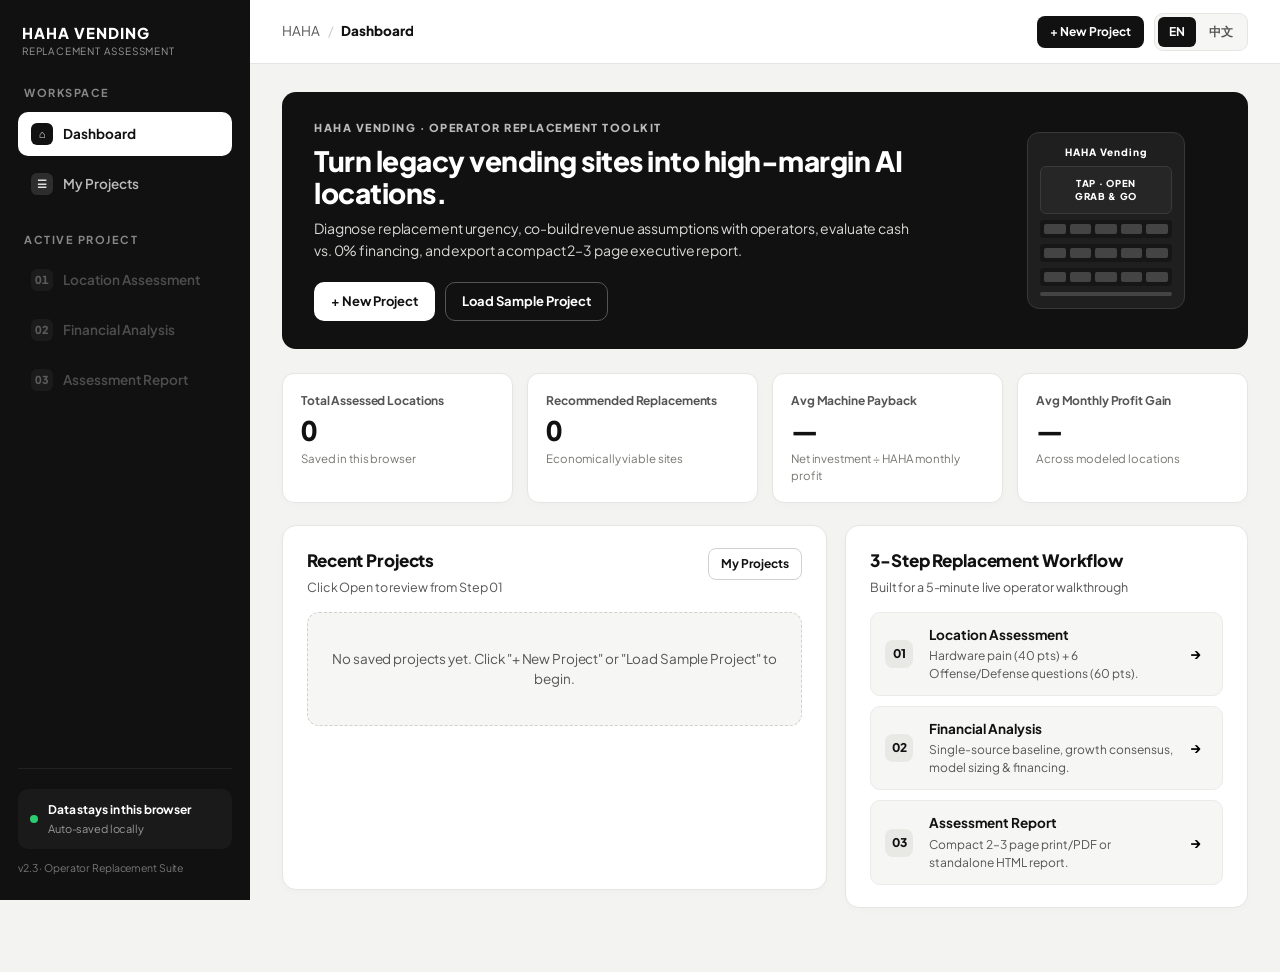
<file: index.html>
<!DOCTYPE html>
<!-- Generated from src/ by build.py. Do not edit this file directly. -->
<html lang="en">
<head>
<meta charset="UTF-8">
<meta name="viewport" content="width=device-width, initial-scale=1.0">
<title>HAHA · Location Replacement Assessment v2.3</title>
<meta name="description" content="HAHA Vending Location Replacement Assessment v2.3 — Site Diagnostic, Financial Analysis, and Client-Ready Executive Report.">
<link rel="preconnect" href="https://fonts.googleapis.com">
<link rel="preconnect" href="https://fonts.gstatic.com" crossorigin>
<link href="https://fonts.googleapis.com/css2?family=Inter:wght@400;500;600;700;800;900&family=Plus+Jakarta+Sans:wght@500;600;700;800&display=swap" rel="stylesheet">
<style data-src="css/base.css">
/* =====================================================================
   HAHA Location Replacement Assessment v2.3
   Design System: High-contrast Black / White / Soft Grey
   Aligned with HAHA Location Pitch Builder visual specifications
   ===================================================================== */
:root {
  --black: #111111;
  --ink: #191919;
  --muted: #555555;
  --muted-2: #767672;
  --line: #e5e5e3;
  --line-2: #d0d0ce;
  --soft: #f6f6f4;
  --bg: #f3f3f1;
  --surface: #ffffff;
  --green: #1e7e4e;
  --green-soft: #e6f4ea;
  --green-line: #c2e3ce;
  --red: #b34b40;
  --red-soft: #fdf3f2;
  --red-line: #e5c5c0;
  --amber: #8a5a00;
  --amber-soft: #fff6e5;
  --amber-line: #f0dfb4;
  --radius: 14px;
  --font: "Plus Jakarta Sans", "Inter", -apple-system, BlinkMacSystemFont, "Segoe UI", Roboto, "PingFang SC", "Microsoft YaHei", sans-serif;
}

* { box-sizing: border-box; }
html { -webkit-text-size-adjust: 100%; }
body {
  margin: 0;
  min-width: 320px;
  background: var(--bg);
  color: var(--black);
  font-family: var(--font);
  font-size: 14.5px;
  line-height: 1.5;
  letter-spacing: -0.008em;
  -webkit-font-smoothing: antialiased;
}
button, input, textarea, select { font: inherit; }
button { cursor: pointer; }
[hidden], .hidden { display: none !important; }

</style>
<style data-src="css/layout.css">
/* ================= APP SHELL ================= */
.app-shell {
  min-height: 100vh;
  display: flex;
  background: var(--bg);
  color: var(--black);
}

/* ================= FIXED DARK SIDEBAR ================= */
.sidebar {
  width: 250px;
  background: #111111;
  color: #ffffff;
  padding: 24px 18px;
  display: flex;
  flex-direction: column;
  position: fixed;
  top: 0;
  bottom: 0;
  left: 0;
  z-index: 30;
  transition: transform .22s ease;
  overflow-y: auto;
}
.brand {
  display: flex;
  align-items: center;
  gap: 10px;
  color: #fff;
  text-decoration: none;
  padding: 0 4px;
}
.brand-text strong {
  display: block;
  letter-spacing: 1px;
  font-size: 15px;
  font-weight: 900;
  line-height: 1.15;
}
.brand-text small {
  display: block;
  color: #999;
  font-size: 10px;
  letter-spacing: 0.8px;
  margin-top: 3px;
  text-transform: uppercase;
}
.sidebar-label {
  font-size: 11px;
  letter-spacing: 1.5px;
  color: #888;
  margin: 26px 0 10px;
  text-transform: uppercase;
  font-weight: 700;
  padding: 0 6px;
}
.main-nav {
  display: flex;
  flex-direction: column;
  gap: 6px;
}
.nav-item {
  display: flex;
  align-items: center;
  gap: 10px;
  width: 100%;
  padding: 11px 13px;
  background: transparent;
  border: 0;
  color: #bbb;
  border-radius: 10px;
  text-align: left;
  font-size: 13.5px;
  font-weight: 600;
  transition: background .15s ease, color .15s ease;
}
.nav-item:hover:not(:disabled) {
  color: #fff;
  background: rgba(255, 255, 255, .09);
}
/* CRITICAL CSS FIX: Active nav item stays solid white + black text on hover/focus/active */
.nav-item.active,
.nav-item.active:hover,
.nav-item.active:focus,
.nav-item.active:active {
  background: #ffffff !important;
  color: #111111 !important;
  font-weight: 700;
}
.nav-item:disabled {
  opacity: .36;
  cursor: not-allowed;
}
.nav-badge {
  width: 22px;
  height: 22px;
  border-radius: 6px;
  background: rgba(255, 255, 255, .12);
  color: #ddd;
  display: grid;
  place-items: center;
  font-size: 11px;
  font-weight: 800;
  flex-shrink: 0;
  font-variant-numeric: tabular-nums;
}
.nav-item.active .nav-badge,
.nav-item.active:hover .nav-badge,
.nav-item.active:focus .nav-badge {
  background: #111111 !important;
  color: #ffffff !important;
}
.nav-label {
  flex: 1;
  min-width: 0;
  white-space: nowrap;
  overflow: hidden;
  text-overflow: ellipsis;
}
.sidebar-bottom {
  margin-top: auto;
  padding-top: 20px;
  border-top: 1px solid #222;
}
.sidebar-note {
  background: #1a1a1a;
  padding: 12px;
  border-radius: 10px;
  display: flex;
  gap: 10px;
  align-items: center;
  font-size: 12px;
  color: #ddd;
}
.sidebar-note strong { display: block; font-size: 12px; color: #fff; }
.sidebar-note small { display: block; font-size: 11px; color: #999; margin-top: 2px; }
.status-dot {
  width: 8px;
  height: 8px;
  background: #2ecc71;
  border-radius: 50%;
  display: inline-block;
  flex-shrink: 0;
}
.sidebar-footer {
  margin-top: 12px;
  font-size: 10.5px;
  color: #777;
  line-height: 1.4;
}
.sidebar-overlay {
  display: none;
  position: fixed;
  inset: 0;
  background: rgba(0, 0, 0, .48);
  z-index: 25;
}
.sidebar-overlay.show { display: block; }

/* ================= MAIN AREA & STICKY TOPBAR ================= */
.main-area {
  flex: 1;
  margin-left: 250px;
  min-width: 0;
  display: flex;
  flex-direction: column;
}
.topbar {
  height: 64px;
  border-bottom: 1px solid var(--line);
  background: #ffffff;
  padding: 0 32px;
  display: flex;
  align-items: center;
  justify-content: space-between;
  gap: 16px;
  position: sticky;
  top: 0;
  z-index: 20;
}
.topbar-left {
  display: flex;
  align-items: center;
  gap: 12px;
  min-width: 0;
  flex: 1;
}
.mobile-menu {
  display: none;
  background: transparent;
  border: 1px solid var(--line);
  font-size: 18px;
  padding: 5px 10px;
  border-radius: 8px;
  color: var(--black);
}
.breadcrumb {
  display: flex;
  align-items: center;
  gap: 8px;
  font-size: 13.5px;
  color: var(--muted);
  min-width: 0;
  overflow: hidden;
}
.breadcrumb b { color: #ccc; font-weight: 400; }
.breadcrumb strong {
  color: var(--black);
  font-weight: 800;
  white-space: nowrap;
  overflow: hidden;
  text-overflow: ellipsis;
}
.breadcrumb .bc-proj {
  color: var(--muted);
  font-weight: 600;
  white-space: nowrap;
  overflow: hidden;
  text-overflow: ellipsis;
}
.topbar-actions {
  display: flex;
  align-items: center;
  gap: 10px;
  flex-shrink: 0;
}
.tip-wrap {
  display: inline-flex;
  align-items: center;
}
.storage-warning {
  display: flex;
  align-items: center;
  gap: 10px;
  padding: 10px 32px;
  background: var(--amber-soft);
  border-bottom: 1px solid var(--amber-line);
  color: var(--amber);
  font-size: 12.5px;
  font-weight: 700;
  line-height: 1.45;
}
.storage-warning .button {
  margin-left: auto;
  flex-shrink: 0;
}

</style>
<style data-src="css/controls.css">
/* ================= BUTTONS & SEGMENTS ================= */
.button {
  display: inline-flex;
  align-items: center;
  justify-content: center;
  gap: 7px;
  padding: 9px 16px;
  border-radius: 10px;
  font-weight: 700;
  font-size: 13px;
  border: 1px solid transparent;
  transition: all .15s ease;
  text-decoration: none;
  white-space: nowrap;
}
.button-dark { background: #111; color: #fff; }
.button-dark:hover:not(:disabled) { background: #333; }
.button-white { background: #fff; color: #111; }
.button-white:hover:not(:disabled) { background: #eaeae6; }
.button-outline { background: #fff; border: 1px solid var(--line-2); color: #111; }
.button-outline:hover:not(:disabled) { background: var(--soft); border-color: #111; }
.button-ghost { background: transparent; color: var(--muted); }
.button-ghost:hover:not(:disabled) { background: var(--soft); color: #111; }
.button-danger { background: #fff; border: 1px solid var(--red-line); color: var(--red); }
.button-danger:hover:not(:disabled) { background: var(--red-soft); border-color: var(--red); }
.button-small { padding: 6px 12px; font-size: 12px; border-radius: 8px; }
.button-wide { width: 100%; }
.button:disabled {
  opacity: 0.4 !important;
  cursor: not-allowed !important;
}

.seg {
  display: inline-flex;
  background: var(--soft);
  border: 1px solid var(--line);
  border-radius: 9px;
  padding: 3px;
  gap: 2px;
}
.seg button {
  border: 0;
  background: transparent;
  padding: 6px 11px;
  border-radius: 6px;
  font-size: 12px;
  font-weight: 700;
  color: var(--muted);
  transition: all .13s;
  white-space: nowrap;
}
.seg button:hover { color: var(--black); }
.seg button.on { background: #111; color: #fff; }
.seg.block { display: flex; width: 100%; }
.seg.block button { flex: 1; }

/* ================= PAGE CONTENT ================= */
.page-content {
  padding: 28px 32px 64px;
  max-width: 1420px;
  width: 100%;
  margin: 0 auto;
}
.page-heading {
  display: flex;
  align-items: flex-end;
  justify-content: space-between;
  gap: 20px;
  margin-bottom: 22px;
  flex-wrap: wrap;
}
.eyebrow {
  font-size: 11px;
  letter-spacing: 1.5px;
  color: #666;
  font-weight: 800;
  margin-bottom: 5px;
  text-transform: uppercase;
}
.page-heading h1 {
  font-size: 28px;
  margin: 0;
  font-weight: 800;
  letter-spacing: -0.6px;
  color: var(--black);
  line-height: 1.15;
}
.page-heading p {
  margin: 7px 0 0;
  color: #444;
  font-size: 14px;
  line-height: 1.55;
  max-width: 720px;
}

</style>
<style data-src="css/views.css">
/* ================= DASHBOARD ================= */
.hero-strip {
  background: #111;
  color: #fff;
  border-radius: var(--radius);
  padding: 28px 32px;
  display: grid;
  grid-template-columns: minmax(0, 1fr) 220px;
  gap: 24px;
  align-items: center;
  margin-bottom: 24px;
}
.hero-kicker {
  font-size: 11px;
  letter-spacing: 1.5px;
  color: #bbb;
  font-weight: 800;
  display: block;
  margin-bottom: 8px;
  text-transform: uppercase;
}
.hero-strip h2 {
  font-size: 28px;
  margin: 0 0 8px;
  font-weight: 900;
  letter-spacing: -0.5px;
  line-height: 1.15;
}
.hero-strip p {
  margin: 0 0 20px;
  color: #d8d8d5;
  font-size: 14px;
  line-height: 1.6;
  max-width: 600px;
}
.hero-cta { display: flex; gap: 10px; flex-wrap: wrap; }
.hero-visual {
  display: flex;
  flex-direction: column;
  align-items: center;
  justify-content: center;
}
.visual-frame {
  width: 158px;
  background: #1f1f1f;
  border: 1px solid #383838;
  border-radius: 12px;
  padding: 12px;
  display: flex;
  flex-direction: column;
  gap: 6px;
}
.machine-top {
  font-size: 10px;
  font-weight: 800;
  letter-spacing: 0.9px;
  color: #fff;
  display: flex;
  justify-content: center;
  align-items: center;
  text-align: center;
}
.machine-screen {
  background: #262626;
  border: 1px solid #3a3a3a;
  border-radius: 6px;
  padding: 10px 8px;
  text-align: center;
  font-size: 9.5px;
  font-weight: 800;
  color: #fff;
  letter-spacing: 0.7px;
  line-height: 1.35;
}
.shelf-row {
  display: grid;
  grid-template-columns: repeat(5, 1fr);
  gap: 4px;
  background: #161616;
  padding: 4px;
  border-radius: 4px;
}
.shelf-row i { height: 10px; background: #444; border-radius: 2px; display: block; }
.machine-foot { height: 4px; background: #444; border-radius: 2px; }

.stats-grid {
  display: grid;
  grid-template-columns: repeat(4, minmax(0, 1fr));
  gap: 14px;
  margin-bottom: 22px;
}
.stat-card {
  background: #fff;
  border: 1px solid var(--line);
  border-radius: 12px;
  padding: 18px;
  box-shadow: 0 2px 8px rgba(0, 0, 0, .02);
}
.stat-card span { font-size: 12px; color: var(--muted); font-weight: 700; display: block; }
.stat-card strong {
  font-size: 27px;
  font-weight: 900;
  display: block;
  margin: 6px 0 4px;
  color: var(--black);
  font-variant-numeric: tabular-nums;
  line-height: 1.1;
}
.stat-card small { font-size: 11.5px; color: var(--muted-2); display: block; }

.dashboard-grid {
  display: grid;
  grid-template-columns: minmax(0, 1.15fr) minmax(0, .85fr);
  gap: 18px;
}

/* ================= PANELS & FORMS ================= */
.panel {
  background: #fff;
  border: 1px solid var(--line);
  border-radius: var(--radius);
  padding: 22px 24px;
  box-shadow: 0 2px 8px rgba(0, 0, 0, .02);
  margin-bottom: 18px;
}
.panel:last-child { margin-bottom: 0; }
.panel-head {
  display: flex;
  justify-content: space-between;
  align-items: flex-start;
  margin-bottom: 16px;
  gap: 12px;
}
.panel-head h3 { margin: 0; font-size: 17px; font-weight: 800; color: var(--black); }
.panel-head p { margin: 4px 0 0; color: var(--muted); font-size: 12.5px; line-height: 1.45; }
.step-tag {
  background: var(--soft);
  color: #222;
  padding: 4px 10px;
  border-radius: 999px;
  font-weight: 800;
  font-size: 11px;
  letter-spacing: .5px;
  white-space: nowrap;
  border: 1px solid var(--line);
}

.two-column-layout {
  display: grid;
  grid-template-columns: minmax(0, 1fr) 334px;
  gap: 20px;
  align-items: start;
}
.main-col { min-width: 0; }
.side-col {
  position: sticky;
  top: 84px;
  display: flex;
  flex-direction: column;
  gap: 16px;
}

.form-grid { display: grid; grid-template-columns: 1fr 1fr; gap: 14px; }
.form-grid-3 { display: grid; grid-template-columns: repeat(3, 1fr); gap: 14px; }
.form-grid-4 { display: grid; grid-template-columns: repeat(4, 1fr); gap: 12px; }
.field { display: flex; flex-direction: column; gap: 5px; min-width: 0; }
.field.full { grid-column: 1 / -1; }
.field > label { font-size: 12.5px; font-weight: 700; color: #222; }
.field-hint { font-size: 11.5px; color: var(--muted-2); line-height: 1.45; }
input[type="text"], input[type="number"], input[type="date"], select, textarea {
  width: 100%;
  padding: 9px 12px;
  border: 1px solid #d6d6d4;
  border-radius: 8px;
  background: #fafafa;
  font-size: 14px;
  color: #111;
  outline: 0;
  transition: border-color .15s, background .15s, box-shadow .15s;
}
input:focus, select:focus, textarea:focus { background: #fff; border-color: #111; }
input.input-error {
  border-color: var(--red) !important;
  background: var(--red-soft) !important;
  box-shadow: 0 0 0 3px rgba(179, 75, 64, 0.14);
}
.error-text {
  margin-top: 6px;
  font-size: 12px;
  font-weight: 700;
  color: var(--red);
}
.input-wrap { position: relative; display: flex; align-items: center; }
.input-wrap .unit {
  position: absolute;
  right: 11px;
  font-size: 12px;
  font-weight: 700;
  color: var(--muted);
  pointer-events: none;
}
.input-wrap input.has-unit { padding-right: 42px; }
.input-wrap .prefix {
  position: absolute;
  left: 11px;
  font-size: 13px;
  font-weight: 700;
  color: var(--muted);
  pointer-events: none;
}
.input-wrap input.has-prefix { padding-left: 24px; }
input[type="checkbox"] { accent-color: #111; width: 16px; height: 16px; cursor: pointer; }

.divider { height: 1px; background: var(--line); margin: 18px 0; }

/* ================= CHIPS ================= */
.chips { display: flex; flex-wrap: wrap; gap: 7px; }
.chip {
  display: inline-flex;
  align-items: center;
  gap: 5px;
  padding: 6px 12px;
  border: 1px solid var(--line-2);
  border-radius: 999px;
  background: #fff;
  color: #222;
  font-size: 12.5px;
  font-weight: 700;
  transition: all .14s ease;
}
.chip:hover { border-color: #111; background: var(--soft); }
.chip.on { background: #111; border-color: #111; color: #fff; }

/* ================= DIAGNOSTIC CARDS (STEP 1) ================= */
.criteria-list { display: grid; gap: 12px; }
.criterion {
  border: 1px solid var(--line);
  border-radius: 12px;
  padding: 15px 16px;
  background: #fff;
}
.criterion-top {
  display: flex;
  justify-content: space-between;
  gap: 10px;
  align-items: flex-start;
  margin-bottom: 10px;
}
.criterion-title-wrap { display: flex; gap: 10px; align-items: flex-start; }
.criterion-num {
  flex: 0 0 28px;
  width: 28px;
  height: 28px;
  display: grid;
  place-items: center;
  border-radius: 8px;
  background: #111;
  color: #fff;
  font-size: 11.5px;
  font-weight: 800;
}
.criterion h4 { margin: 0; font-size: 14.5px; font-weight: 800; color: #111; }
.criterion-q { margin: 4px 0 0; font-size: 13px; color: #3d3d3b; line-height: 1.5; }
.criterion-hint {
  margin: 8px 0 0 38px;
  font-size: 11.5px;
  line-height: 1.5;
  color: var(--muted-2);
}
.dim-tag {
  font-size: 10.5px;
  font-weight: 800;
  padding: 3px 8px;
  border-radius: 999px;
  white-space: nowrap;
  letter-spacing: .3px;
}
.dim-tag.offense { background: #111; color: #fff; }
.dim-tag.defense { background: var(--soft); color: #222; border: 1px solid var(--line-2); }

.choices-3 {
  display: grid;
  grid-template-columns: repeat(3, 1fr);
  gap: 8px;
  margin-left: 38px;
}
.choice-btn {
  padding: 9px 10px;
  border: 1px solid var(--line-2);
  border-radius: 9px;
  background: #fff;
  color: #333;
  font-size: 12.5px;
  font-weight: 700;
  text-align: center;
  transition: all .14s;
}
.choice-btn:hover { border-color: #111; background: var(--soft); }
.choice-btn.on-10 { background: #111; border-color: #111; color: #fff; }
.choice-btn.on-5 { background: #4a4a48; border-color: #4a4a48; color: #fff; }
.choice-btn.on-0 { background: var(--soft); border-color: #111; color: #111; }

/* ================= RIGHT STICKY RAIL & SCORING CRITERIA ================= */
.rail-panel {
  background: #111;
  color: #fff;
  border-radius: var(--radius);
  padding: 22px 20px;
  box-shadow: 0 12px 30px rgba(0, 0, 0, .14);
}
.rail-label {
  font-size: 10px;
  letter-spacing: 1.5px;
  color: #aaa;
  font-weight: 800;
  text-transform: uppercase;
  margin-bottom: 6px;
}
.rail-big {
  font-size: 38px;
  font-weight: 900;
  letter-spacing: -1.5px;
  line-height: 1.05;
  font-variant-numeric: tabular-nums;
}
.rail-big.pos { color: #5ce1a0; }
.rail-big.neg { color: #ff8a80; }
.rail-sub { font-size: 12px; color: #bbb; margin-top: 4px; }
.rail-div { height: 1px; background: rgba(255, 255, 255, .14); margin: 14px 0; }
.rail-row {
  display: flex;
  justify-content: space-between;
  align-items: baseline;
  gap: 10px;
  padding: 4px 0;
  font-size: 12.5px;
}
.rail-row span { color: #aaa; }
.rail-row strong { color: #fff; font-weight: 800; font-variant-numeric: tabular-nums; }

.breakdown-bar { margin-top: 10px; }
.breakdown-head { display: flex; justify-content: space-between; font-size: 11.5px; color: #ccc; margin-bottom: 4px; }
.breakdown-head strong { color: #fff; font-variant-numeric: tabular-nums; }
.score-bar-track {
  height: 6px;
  background: rgba(255, 255, 255, .16);
  border-radius: 99px;
  overflow: hidden;
}
.score-bar-fill {
  height: 100%;
  background: #fff;
  border-radius: inherit;
  transition: width .2s ease;
}

.status-badge {
  display: inline-flex;
  align-items: center;
  gap: 6px;
  padding: 4px 10px;
  border-radius: 999px;
  font-size: 11.5px;
  font-weight: 800;
  background: #fff;
  color: #111;
}
.status-badge.strong { background: #2ecc71; color: #0a2917; }
.status-badge.positive { background: #ffffff; color: #111; }
.status-badge.conditional { background: #f3c65f; color: #3a2600; }
.status-badge.defer { background: #333; color: #ccc; }

.criteria-guide-card {
  background: #fff;
  border: 1px solid var(--line);
  border-radius: var(--radius);
  padding: 18px 20px;
  box-shadow: 0 2px 8px rgba(0, 0, 0, .02);
}
.criteria-guide-card h4 {
  margin: 0 0 6px;
  font-size: 14px;
  font-weight: 800;
  color: #111;
}
.criteria-guide-card p {
  margin: 0 0 12px;
  font-size: 12px;
  color: var(--muted);
  line-height: 1.5;
}
.criteria-tier-list {
  display: grid;
  gap: 8px;
}
.criteria-tier-row {
  display: flex;
  justify-content: space-between;
  align-items: center;
  gap: 10px;
  padding: 8px 10px;
  background: var(--soft);
  border: 1px solid var(--line);
  border-radius: 8px;
  font-size: 12px;
}
.criteria-tier-row strong { color: #111; font-weight: 800; white-space: nowrap; }
.criteria-tier-row span { color: var(--muted); text-align: right; font-weight: 600; }

/* ================= STEP 2 SPECIFIC ================= */
.derived-bar {
  display: grid;
  grid-template-columns: repeat(3, 1fr);
  gap: 10px;
  margin-top: 14px;
  padding: 12px 14px;
  background: var(--soft);
  border: 1px solid var(--line);
  border-radius: 10px;
}
.derived-item span { font-size: 11px; color: var(--muted); font-weight: 700; display: block; }
.derived-item strong { font-size: 17px; font-weight: 900; color: var(--black); font-variant-numeric: tabular-nums; }

.formula-box {
  margin-top: 12px;
  padding: 10px 13px;
  background: var(--soft);
  border: 1px solid var(--line);
  border-left: 3px solid #111;
  border-radius: 0 8px 8px 0;
  font-size: 12.5px;
  color: #222;
  line-height: 1.5;
  font-variant-numeric: tabular-nums;
}

.uplift-grid { display: grid; grid-template-columns: 1fr 1fr; gap: 12px; }
.uplift-card {
  border: 1px solid var(--line);
  border-radius: 12px;
  padding: 14px;
  background: #fff;
  display: flex;
  flex-direction: column;
  gap: 10px;
}
.uplift-head { display: flex; justify-content: space-between; align-items: flex-start; gap: 8px; }
.uplift-head h4 { margin: 0; font-size: 14px; font-weight: 800; }
.uplift-head p { margin: 2px 0 0; font-size: 12px; color: var(--muted); line-height: 1.4; }
.cap-badge {
  font-size: 10px;
  font-weight: 800;
  padding: 2px 7px;
  border-radius: 6px;
  background: var(--amber-soft);
  color: var(--amber);
  border: 1px solid var(--amber-line);
  white-space: nowrap;
}
.uplift-foot {
  display: flex;
  justify-content: space-between;
  align-items: center;
  padding-top: 8px;
  border-top: 1px solid var(--line);
}
.uplift-impact { font-size: 15px; font-weight: 900; color: var(--green); font-variant-numeric: tabular-nums; }

.model-grid {
  display: grid;
  grid-template-columns: repeat(4, 1fr);
  gap: 10px;
  margin-bottom: 14px;
}
.model-reason {
  margin: -4px 0 14px;
  padding: 8px 10px;
  background: var(--soft);
  border: 1px solid var(--line);
  border-radius: 8px;
  font-size: 11.5px;
  line-height: 1.5;
  color: var(--muted);
}
.model-card {
  position: relative;
  border: 1px solid var(--line-2);
  border-radius: 11px;
  padding: 13px 12px 11px;
  background: #fff;
  text-align: left;
  transition: all .14s;
}
.model-card:hover { border-color: #111; background: var(--soft); }
.model-card.on {
  border: 2px solid #111;
  background: var(--soft);
  box-shadow: 0 4px 12px rgba(0, 0, 0, .06);
}
.model-card .mn { font-size: 13.5px; font-weight: 800; color: #111; }
.model-card .mp { font-size: 16px; font-weight: 900; margin-top: 4px; font-variant-numeric: tabular-nums; }
.model-card .mt { font-size: 11px; color: var(--muted); margin-top: 2px; font-weight: 600; }
.rec-badge {
  position: absolute;
  top: -8px;
  right: 8px;
  background: #111;
  color: #fff;
  font-size: 9px;
  font-weight: 800;
  letter-spacing: .5px;
  padding: 2px 7px;
  border-radius: 5px;
  text-transform: uppercase;
}

.kpi-row-4 {
  display: grid;
  grid-template-columns: repeat(4, 1fr);
  gap: 10px;
  margin-bottom: 16px;
}
.kpi-box {
  background: var(--soft);
  border: 1px solid var(--line);
  border-radius: 11px;
  padding: 13px 14px;
}
.kpi-box.dark { background: #111; border-color: #111; color: #fff; }
.kpi-box span { font-size: 11px; font-weight: 700; color: var(--muted); display: block; text-transform: uppercase; letter-spacing: .4px; }
.kpi-box.dark span { color: #bbb; }
.kpi-box strong { font-size: 21px; font-weight: 900; display: block; margin-top: 4px; font-variant-numeric: tabular-nums; line-height: 1.15; }
.kpi-box.dark strong { color: #5ce1a0; }
.kpi-box small { font-size: 11px; color: var(--muted-2); display: block; margin-top: 3px; }
.kpi-box.dark small { color: #999; }

.collapse-header {
  display: flex;
  justify-content: space-between;
  align-items: center;
  gap: 12px;
  cursor: pointer;
  user-select: none;
}
.collapse-summary {
  display: flex;
  align-items: center;
  gap: 10px;
  font-size: 13px;
  color: var(--muted);
}
.collapse-summary strong { color: #111; font-weight: 800; font-variant-numeric: tabular-nums; }

/* Tables */
.table-wrap { overflow-x: auto; }
.table { width: 100%; border-collapse: collapse; }
.table th {
  font-size: 11px;
  font-weight: 800;
  letter-spacing: .5px;
  text-transform: uppercase;
  color: var(--muted);
  text-align: left;
  padding: 9px 8px;
  border-bottom: 1.5px solid #111;
  white-space: nowrap;
}
.table td {
  padding: 9px 8px;
  border-bottom: 1px solid var(--line);
  font-size: 13px;
  vertical-align: middle;
}
.table tr:last-child td { border-bottom: 0; }
.table .r { text-align: right; font-variant-numeric: tabular-nums; white-space: nowrap; }
.table tr.total td { background: var(--soft); font-weight: 800; }
.table tr.primary td { background: var(--green-soft); font-weight: 800; color: #111; }
.pos { color: var(--green) !important; }
.neg { color: var(--red) !important; }

.callout {
  display: flex;
  gap: 14px;
  align-items: flex-start;
  padding: 14px 16px;
  border-radius: 11px;
  background: var(--soft);
  border: 1px solid var(--line);
  margin-top: 14px;
}
.callout.good { background: var(--green-soft); border-color: var(--green-line); color: #134e30; }
.callout.warn { background: var(--amber-soft); border-color: var(--amber-line); color: #6b4600; }
.callout .big { font-size: 20px; font-weight: 900; white-space: nowrap; font-variant-numeric: tabular-nums; }
.callout .txt { font-size: 13px; line-height: 1.55; }

.chart-explain {
  margin-top: 10px;
  padding: 11px 14px;
  background: var(--soft);
  border: 1px solid var(--line);
  border-radius: 9px;
  font-size: 12px;
  color: #333;
  line-height: 1.55;
}
.chart-legend {
  display: flex;
  gap: 16px;
  flex-wrap: wrap;
  margin-bottom: 6px;
  font-size: 12px;
  font-weight: 700;
}
.chart-legend span { display: inline-flex; align-items: center; gap: 6px; }
.chart-legend i { display: inline-block; width: 14px; height: 3px; border-radius: 2px; }

.verdict-box {
  margin-top: 18px;
  padding: 18px 20px;
  border-radius: 12px;
  background: #111;
  color: #fff;
}
.verdict-box ul, .verdict-box ol {
  margin: 8px 0 0;
  padding-left: 18px;
  font-size: 13px;
  color: #ddd;
  line-height: 1.6;
}
.verdict-box li { margin-bottom: 3px; }

.warn-list { display: grid; gap: 8px; margin-top: 12px; }
.warn-item {
  display: flex;
  gap: 8px;
  align-items: flex-start;
  padding: 9px 12px;
  border-radius: 9px;
  background: var(--amber-soft);
  border: 1px solid var(--amber-line);
  font-size: 12.5px;
  color: #6b4600;
}
.warn-item.info { background: var(--soft); border-color: var(--line); color: var(--muted); }

/* ================= PROJECTS & RECENT ================= */
.recent-list { display: flex; flex-direction: column; gap: 10px; }
.recent-row {
  display: flex;
  justify-content: space-between;
  align-items: center;
  gap: 12px;
  padding: 12px 14px;
  background: var(--soft);
  border: 1px solid #ebebe8;
  border-radius: 10px;
  cursor: pointer;
  transition: border-color .15s;
}
.recent-row:hover { border-color: #111; background: #fff; }
.recent-row strong { display: block; font-size: 14px; color: #111; }
.recent-row small { display: block; font-size: 12px; color: #555; margin-top: 2px; }

.quick-link {
  display: grid;
  grid-template-columns: 32px minmax(0, 1fr) 18px;
  align-items: center;
  gap: 12px;
  width: 100%;
  padding: 12px 14px;
  background: var(--soft);
  border: 1px solid #ebebe8;
  border-radius: 10px;
  text-align: left;
  margin-bottom: 10px;
  transition: all .15s;
}
.quick-link:last-child { margin-bottom: 0; }
.quick-link:hover { border-color: #111; background: #fff; }
.quick-number {
  font-size: 12px;
  font-weight: 900;
  color: #111;
  background: #e8e8e5;
  width: 28px;
  height: 28px;
  border-radius: 8px;
  display: grid;
  place-items: center;
}
.quick-link strong { display: block; font-size: 13.5px; color: #111; }
.quick-link small { display: block; font-size: 12px; color: #555; margin-top: 2px; }

.project-toolbar {
  display: flex;
  align-items: center;
  justify-content: space-between;
  margin-bottom: 16px;
  gap: 12px;
  flex-wrap: wrap;
}
.search-box {
  display: flex;
  align-items: center;
  gap: 8px;
  background: #fff;
  border: 1px solid var(--line-2);
  padding: 7px 12px;
  border-radius: 9px;
  width: 290px;
}
.search-box input { border: 0; padding: 0; background: transparent; font-size: 13.5px; }
.projects-grid {
  display: grid;
  grid-template-columns: repeat(auto-fill, minmax(300px, 1fr));
  gap: 14px;
}
.project-card {
  background: #fff;
  border: 1px solid var(--line);
  border-radius: 12px;
  padding: 18px;
  display: flex;
  flex-direction: column;
  gap: 10px;
  transition: border-color .15s;
  cursor: pointer;
}
.project-card:hover { border-color: #111; }
.project-card-top { display: flex; justify-content: space-between; align-items: center; gap: 8px; }
.project-type { font-size: 11px; font-weight: 700; padding: 3px 8px; border-radius: 6px; background: var(--soft); color: #333; }
.project-badge { font-size: 11px; font-weight: 800; padding: 3px 8px; border-radius: 6px; background: #111; color: #fff; }
.project-badge.strong { background: var(--green); color: #fff; }
.project-badge.defer { background: #e8e8e5; color: #444; }
.project-card h3 { margin: 0; font-size: 16px; font-weight: 800; color: #111; }
.project-card p { margin: 0; font-size: 12.5px; color: #555; }
.project-card-bottom {
  display: flex;
  justify-content: space-between;
  align-items: center;
  gap: 8px;
  margin-top: auto;
  padding-top: 10px;
  border-top: 1px solid var(--line);
}
.project-card-actions {
  display: flex;
  align-items: center;
  justify-content: flex-end;
  gap: 8px;
  flex-wrap: wrap;
}
.empty-box {
  padding: 36px 20px;
  text-align: center;
  color: var(--muted);
  font-size: 13.5px;
  background: var(--soft);
  border-radius: 12px;
  border: 1px dashed var(--line-2);
}

/* ================= STEP FOOTER ACTION ================= */
.step-footer {
  display: flex;
  align-items: center;
  justify-content: space-between;
  gap: 16px;
  margin-top: 20px;
  padding: 16px 20px;
  background: #fff;
  border: 1px solid var(--line);
  border-radius: var(--radius);
}
.step-footer-copy { min-width: 0; }
.step-footer-copy strong {
  display: block;
  font-size: 14px;
  font-weight: 800;
  color: #111;
}
.step-footer-copy span {
  display: block;
  margin-top: 3px;
  font-size: 12px;
  color: var(--muted);
  line-height: 1.5;
}
.step-footer .button { flex-shrink: 0; min-width: 230px; }

</style>
<style data-src="css/report.css">
/* ================= REPORT PAPER (STEP 3) ================= */
.report-toolbar {
  display: flex;
  justify-content: space-between;
  align-items: center;
  gap: 12px;
  margin-bottom: 16px;
  flex-wrap: wrap;
}
.proposal-paper {
  background: #fff;
  color: #111;
  padding: 38px 42px;
  border-radius: 10px;
  border: 1px solid var(--line);
  box-shadow: 0 12px 32px rgba(0, 0, 0, .06);
  max-width: 920px;
  margin: 0 auto;
}
.rep-header {
  display: flex;
  justify-content: space-between;
  align-items: center;
  border-bottom: 2px solid #111;
  padding-bottom: 12px;
  margin-bottom: 16px;
}
.rep-logo { font-weight: 900; letter-spacing: 1px; font-size: 16px; }
.rep-doc-type { font-size: 11px; letter-spacing: 1.2px; color: #555; font-weight: 800; text-transform: uppercase; }
.rep-title { margin: 0 0 6px; font-size: 25px; font-weight: 900; letter-spacing: -0.5px; line-height: 1.2; }
.rep-meta-bar {
  display: flex;
  flex-wrap: wrap;
  gap: 18px;
  padding: 10px 14px;
  background: var(--soft);
  border: 1px solid var(--line);
  border-radius: 8px;
  font-size: 12.5px;
  margin: 12px 0 18px;
}
.rep-meta-bar span { color: #666; margin-right: 4px; }
.rep-stat-row {
  display: grid;
  grid-template-columns: repeat(4, 1fr);
  gap: 10px;
  margin: 12px 0;
}
.rep-stat {
  background: #111;
  color: #fff;
  padding: 13px 14px;
  border-radius: 8px;
}
.rep-stat span { font-size: 10px; color: #ccc; display: block; text-transform: uppercase; letter-spacing: .5px; }
.rep-stat strong { font-size: 19px; font-weight: 900; display: block; margin-top: 4px; font-variant-numeric: tabular-nums; }
.rep-sec { margin: 22px 0 0; }
.rep-sec h3 {
  font-size: 14px;
  font-weight: 800;
  margin: 0 0 10px;
  padding-bottom: 5px;
  border-bottom: 1px solid var(--line);
  text-transform: uppercase;
  letter-spacing: .4px;
}
.rep-subh {
  font-size: 12.5px;
  font-weight: 800;
  color: #111;
  margin: 12px 0 5px;
}
.rep-two { display: grid; grid-template-columns: 1fr 1fr; gap: 18px; }
.rep-list { margin: 6px 0; padding-left: 18px; font-size: 12.5px; line-height: 1.6; color: #222; }
.rep-list li { margin-bottom: 4px; }
.rep-note { font-size: 11.5px; color: #555; line-height: 1.55; margin-top: 8px; }
.rep-deploy-bar {
  margin-top: 10px;
  padding: 9px 12px;
  background: var(--soft);
  border: 1px solid var(--line);
  border-left: 3px solid #111;
  border-radius: 0 7px 7px 0;
  font-size: 12px;
  color: #222;
}
.rep-alert {
  margin-top: 10px;
  padding: 10px 12px;
  background: var(--amber-soft);
  border-left: 3px solid var(--amber);
  font-size: 12px;
  color: #6b4600;
  line-height: 1.5;
}
.rep-foot-bar {
  margin-top: 22px;
  padding-top: 10px;
  border-top: 1px solid var(--line);
  display: flex;
  justify-content: space-between;
  font-size: 11px;
  color: var(--muted-2);
  flex-wrap: wrap;
  gap: 8px;
}

</style>
<style data-src="css/components.css">
/* ================= MODAL & TOAST ================= */
.modal-backdrop {
  position: fixed;
  inset: 0;
  background: rgba(0, 0, 0, .55);
  display: grid;
  place-items: center;
  z-index: 900;
  padding: 16px;
}
.modal {
  background: #fff;
  border-radius: 14px;
  padding: 24px 26px;
  width: 100%;
  max-width: 440px;
  box-shadow: 0 20px 40px rgba(0, 0, 0, .25);
}
.modal h3 { margin: 0 0 6px; font-size: 18px; font-weight: 800; }
.modal p { margin: 0 0 14px; font-size: 13px; color: #555; line-height: 1.5; }
.modal-actions { display: flex; justify-content: flex-end; gap: 10px; margin-top: 18px; flex-wrap: wrap; }

.toast {
  position: fixed;
  bottom: 24px;
  right: 24px;
  background: #111;
  color: #fff;
  padding: 11px 18px;
  border-radius: 10px;
  font-size: 13px;
  font-weight: 700;
  box-shadow: 0 8px 24px rgba(0, 0, 0, .22);
  z-index: 1000;
  opacity: 0;
  transform: translateY(10px);
  pointer-events: none;
  transition: all .2s ease;
}
.toast.show { opacity: 1; transform: translateY(0); }

</style>
<style data-src="css/responsive.css">
/* ================= RESPONSIVE ================= */
@media (max-width: 1160px) {
  .two-column-layout { grid-template-columns: 1fr; }
  .side-col { position: static; order: -1; }
  .model-grid { grid-template-columns: repeat(2, 1fr); }
  .kpi-row-4 { grid-template-columns: repeat(2, 1fr); }
}
@media (max-width: 900px) {
  .sidebar { transform: translateX(-100%); }
  .sidebar.open { transform: translateX(0); }
  .main-area { margin-left: 0; }
  .mobile-menu { display: inline-flex; }
  .dashboard-grid, .hero-strip { grid-template-columns: 1fr; }
  .stats-grid { grid-template-columns: 1fr 1fr; }
  .topbar { padding: 0 16px; }
  .storage-warning { padding: 10px 16px; }
  .page-content { padding: 20px 16px 56px; }
}
@media (max-width: 640px) {
  .form-grid, .form-grid-3, .form-grid-4, .uplift-grid, .derived-bar, .kpi-row-4, .rep-two, .rep-stat-row { grid-template-columns: 1fr; }
  .choices-3 { margin-left: 0; }
  .criterion-hint { margin-left: 0; }
  .stats-grid { grid-template-columns: 1fr; }
  .proposal-paper { padding: 22px 18px; }
  .storage-warning { flex-wrap: wrap; }
  .storage-warning .button { margin-left: 0; }
  .step-footer { flex-direction: column; align-items: stretch; }
  .step-footer .button { width: 100%; min-width: 0; }
}

</style>
<style data-src="css/print.css">
/* ================= PRINT / PDF ================= */
@media print {
  @page { size: A4; margin: 12mm; }
  * { -webkit-print-color-adjust: exact !important; print-color-adjust: exact !important; }
  body { background: #fff !important; font-size: 9.8pt; }
  .sidebar, .sidebar-overlay, .topbar, .report-toolbar, .no-print, .toast, .modal-backdrop { display: none !important; }
  .main-area { margin-left: 0 !important; }
  .page-content { padding: 0 !important; max-width: 100% !important; }
  .proposal-paper { border: 0 !important; box-shadow: none !important; padding: 0 !important; max-width: 100% !important; }
  .rep-sec { break-inside: avoid; page-break-inside: avoid; }
  .rep-stat-row { grid-template-columns: repeat(4, 1fr) !important; }
  .rep-two { grid-template-columns: 1fr 1fr !important; }
}

</style>
</head>
<body>
<div class="app-shell">
  <div class="sidebar-overlay" id="sidebarOverlay"></div>
  <aside class="sidebar" id="sidebar"></aside>
  <div class="main-area">
    <header class="topbar" id="topbar"></header>
    <div id="storageWarning" class="storage-warning hidden"></div>
    <main class="page-content" id="pageContent"></main>
  </div>
</div>
<div id="modalRoot"></div>
<div class="toast" id="toast"></div>
<input type="file" id="importFile" accept=".json,application/json" class="hidden">

<script data-src="js/config.js">
/* =====================================================================
   HAHA Location Replacement Assessment v2.3
   ===================================================================== */
'use strict';

const STORAGE_KEY = 'haha_replace_v22_projects';
const ACTIVE_KEY  = 'haha_replace_v22_active';
const LANG_KEY    = 'haha_replace_v22_lang';

const MODELS = [
  { id: 'mini360',    name: 'Mini 360',    msrp: 2999, tag: 'compact' },
  { id: 'plus440',    name: 'Plus 440',    msrp: 3499, tag: 'standard' },
  { id: 'pro542',     name: 'Pro 542',     msrp: 4499, tag: 'bestseller' },
  { id: 'max620s',    name: 'Max 620S',    msrp: 5499, tag: 'flagship' },
  { id: 'max660',     name: 'Max 660',     msrp: 5099, tag: 'large' },
  { id: 'ultra1200',  name: 'Ultra 1200',  msrp: 6999, tag: 'double' },
  { id: 'freezer550', name: 'Freezer 550', msrp: 4999, tag: 'frozen' }
];

const QUADRANT_BASE = {
  1: { variety: 12, basket: 10, stock: 8, payment: 5 },
  2: { variety: 7,  basket: 5,  stock: 5, payment: 3 },
  3: { variety: 10, basket: 8,  stock: 7, payment: 4 },
  4: { variety: 4,  basket: 3,  stock: 3, payment: 2 }
};

const FREIGHT_FEE = 250;
const REVENUE_LINE = 1200;
const URGENCY_HIGH_LINE = 60;
const PREMIUM_VENUES = ['hotel', 'hospital', 'transit', 'gym', 'office_premium'];

function createBlankProject(locationName) {
  return {
    id: 'p_' + Date.now() + '_' + Math.random().toString(36).slice(2, 6),
    schemaVersion: 2,
    scoringVersion: 2,
    updatedAt: new Date().toISOString(),
    meta: {
      locationName: locationName || '',
      venue: 'office',
      city: '',
      state: '',
      date: todayStr()
    },
    machine: {
      type: 'snack',
      age: '',
      condition: '',
      monitoring: '',
      payments: []
    },
    diag: { q1: null, q2: null, q3: null, q4: null, q5: null, q6: null },
    baseline: {
      monthlySales: '',
      monthlyOrders: '',
      ordersEstimated: false,
      profitMode: 'actual', // 'actual' | 'margin' | 'detail'
      actualProfit: '',
      estMarginPct: 28,
      cogsRate: 45,
      cashlessShare: 78,
      cardFee: 5.95,
      readerFee: 9.95,
      platform: 0,
      other: 0
    },
    site: {
      deal: 'share', // 'share' | 'rent' | 'combo' | 'none'
      share: 10,
      rent: 0,
      overrideDeal: false,
      hahaShare: 10,
      hahaRent: 0
    },
    uplift: {
      initialized: false,
      _baseQ: 0,
      variety: { accept: 'partial', pct: 6, custom: false },
      basket:  { accept: 'partial', pct: 5, custom: false },
      stock:   { accept: 'partial', pct: 4, custom: false },
      payment: { accept: 'partial', pct: 2.5, custom: false }
    },
    haha: {
      cogsRate: 45,
      processing: 5.95,
      shrinkage: 1.5,
      saas: 15,
      sim: 15,
      pos: 10,
      aiPerOrder: 0.05,
      maintenance: 15,
      other: 0
    },
    invest: {
      modelId: 'pro542',
      modelManual: false,
      freight: true,
      install: 0,
      removal: 0,
      tradeIn: 0,
      finance: {
        enabled: false,
        downPct: 10,
        term: 12,
        apr: 0,
        docFee: 50
      }
    }
  };
}

function createSampleProject() {
  const p = createBlankProject('Breakroom #1 — Bldg A');
  p.meta = {
    locationName: 'Breakroom #1 — Bldg A',
    venue: 'office',
    city: 'Austin',
    state: 'TX',
    date: todayStr()
  };
  p.machine = {
    type: 'snack',
    age: 9,
    condition: 'fair',
    monitoring: 'no',
    payments: ['coin', 'bill']
  };
  p.diag = { q1: 10, q2: 10, q3: 5, q4: 10, q5: 10, q6: 10 };
  p.baseline.monthlySales = 1800;
  p.baseline.monthlyOrders = 720;
  p.baseline.profitMode = 'actual';
  p.baseline.actualProfit = 500;
  p.site = { deal: 'share', share: 10, rent: 0, overrideDeal: false, hahaShare: 10, hahaRent: 0 };
  p.uplift = {
    initialized: true,
    _baseQ: 1,
    variety: { accept: 'yes', pct: 12, custom: false },
    basket:  { accept: 'yes', pct: 10, custom: false },
    stock:   { accept: 'yes', pct: 8, custom: false },
    payment: { accept: 'yes', pct: 5, custom: false }
  };
  p.invest.modelId = 'pro542';
  p.invest.modelManual = false;
  p.invest.freight = true;
  p.invest.finance = { enabled: false, downPct: 10, term: 12, apr: 0, docFee: 50 };
  return p;
}

function dealTerms(deal, share, rent) {
  const shareOn = deal === 'share' || deal === 'combo';
  const rentOn = deal === 'rent' || deal === 'combo';
  return {
    share: shareOn ? clamp(num(share), 0, 100) : 0,
    rent: rentOn ? Math.max(0, num(rent)) : 0
  };
}

function amortize(principal, aprPct, months) {
  const p = Math.max(0, num(principal));
  const n = Math.max(1, Math.round(num(months)));
  const r = Math.max(0, num(aprPct)) / 100 / 12;
  if (p === 0) return 0;
  if (r === 0) return p / n;
  const f = Math.pow(1 + r, n);
  return (p * r * f) / (f - 1);
}

function recommendedModel(dailyOrders, machineType, venue) {
  const orders = Number(dailyOrders) || 0;
  if (machineType === 'frozen') return 'freezer550';
  if (orders > 55) return 'ultra1200';
  if (orders >= 35) return PREMIUM_VENUES.includes(venue) ? 'max620s' : 'max660';
  if (orders >= 18) return 'pro542';
  if (orders >= 10) return 'plus440';
  return 'mini360';
}

</script>
<script data-src="js/utils.js">
/* =====================================================================
   HAHA Location Replacement Assessment v2.3
   ===================================================================== */
'use strict';

const $ = (sel, root) => (root || document).querySelector(sel);
const $$ = (sel, root) => Array.from((root || document).querySelectorAll(sel));

function esc(v) {
  return String(v == null ? '' : v).replace(/[&<>"']/g, ch => ({ '&': '&amp;', '<': '&lt;', '>': '&gt;', '"': '&quot;', "'": '&#39;' }[ch]));
}
function nf(v, d) {
  const n = Number(v);
  const digits = d == null ? 0 : d;
  return (isFinite(n) ? n : 0).toLocaleString('en-US', { minimumFractionDigits: digits, maximumFractionDigits: digits });
}
function money(v, d) {
  const n = Number(v) || 0;
  return (n < 0 ? '-' : '') + '$' + nf(Math.abs(n), d == null ? 0 : d);
}
function signedMoney(v, d) {
  const n = Number(v) || 0;
  return (n >= 0 ? '+' : '-') + '$' + nf(Math.abs(n), d == null ? 0 : d);
}
function pct(v, d) { return nf(v, d == null ? 1 : d) + '%'; }
function monthsFmt(v) { return isFinite(v) ? nf(v, 1) + ' ' + t('common.mo') : t('common.noPayback'); }
function todayStr() {
  const d = new Date();
  return d.getFullYear() + '-' + String(d.getMonth() + 1).padStart(2, '0') + '-' + String(d.getDate()).padStart(2, '0');
}

function getPath(obj, path) { return path.split('.').reduce((o, k) => o == null ? undefined : o[k], obj); }
function setPath(obj, path, val) {
  const parts = path.split('.');
  const last = parts.pop();
  let cur = obj;
  parts.forEach(k => { if (!cur[k] || typeof cur[k] !== 'object') cur[k] = {}; cur = cur[k]; });
  cur[last] = val;
}

let toastTimer = null;
function toast(msg) {
  const el = $('#toast');
  if (!el) return;
  el.textContent = msg;
  el.classList.add('show');
  clearTimeout(toastTimer);
  toastTimer = setTimeout(() => el.classList.remove('show'), 2200);
}

function downloadFile(filename, content, mime) {
  try {
    const blob = new Blob([content], { type: mime });
    const url = URL.createObjectURL(blob);
    const a = document.createElement('a');
    a.href = url;
    a.download = filename;
    a.style.display = 'none';
    document.body.appendChild(a);
    a.click();
    setTimeout(() => {
      try { URL.revokeObjectURL(url); } catch (e) {}
      a.remove();
    }, 500);
    return true;
  } catch (e) {
    return false;
  }
}

function collectAppCss() {
  const inline = Array.from(document.querySelectorAll('style')).map(el => el.textContent || '').join('\n');
  if (inline.trim()) return inline;
  let css = '';
  Array.from(document.styleSheets).forEach(sheet => {
    try {
      css += Array.from(sheet.cssRules).map(rule => rule.cssText).join('\n') + '\n';
    } catch (e) {}
  });
  return css;
}

</script>
<script data-src="js/i18n.js">
/* =====================================================================
   HAHA Location Replacement Assessment v2.3
   ===================================================================== */
'use strict';

const STR = {
  en: {
    'brand.sub': 'REPLACEMENT ASSESSMENT',
    'nav.workspace': 'WORKSPACE',
    'nav.activeProject': 'ACTIVE PROJECT',
    'nav.dashboard': 'Dashboard',
    'nav.projects': 'My Projects',
    'nav.s1': 'Location Assessment',
    'nav.s2': 'Financial Analysis',
    'nav.s3': 'Assessment Report',
    'side.local': 'Data stays in this browser',
    'side.localSub': 'Auto-saved locally',
    'side.ver': 'v2.3 · Operator Replacement Suite',
    'top.newProject': '+ New Project',
    'top.newDisabledTip': 'Return to Dashboard or My Projects to start a new assessment so current progress is not interrupted.',
    'top.untitled': 'Untitled Location',

    'modal.newTitle': 'Start New Replacement Assessment',
    'modal.newDesc': 'Enter the location name to create your assessment project and begin Step 01.',
    'modal.locLabel': 'Location Name *',
    'modal.locPh': 'e.g. Breakroom #1 — Bldg A',
    'modal.locErr': 'Please enter a Location Name before continuing.',
    'modal.createBtn': 'Create & Start Assessment',

    'common.open': 'Open',
    'common.delete': 'Delete',
    'common.cancel': 'Cancel',
    'common.confirm': 'Confirm',
    'common.yes': 'Yes',
    'common.partly': 'Partly',
    'common.no': 'No',
    'common.mo': 'mo',
    'common.months': 'months',
    'common.perDay': '/ day',
    'common.perMonth': '/mo',
    'common.perYear': '/yr',
    'common.machineOnly': 'machine-only',
    'common.noPayback': 'No payback',
    'common.backupProject': 'Backup',
    'common.backupAll': 'Export all',
    'common.import': 'Import',
    'common.created': 'New project created',
    'common.sampleCreated': 'Sample project added',
    'common.backedUp': 'Project backup downloaded',
    'common.exportedAll': 'All projects exported',
    'common.reportDownloaded': 'HTML report downloaded',
    'common.backupFailed': 'Backup failed. Please try again.',
    'common.imported': 'Imported {count} project(s)',
    'common.importedSkipped': 'Imported {count}; skipped {skipped} invalid item(s)',
    'common.invalidFile': 'Invalid backup JSON file',
    'common.deleted': 'Project deleted',
    'common.importFailed': 'Import failed. Please check the file and try again.',
    'storage.warning': 'Browser storage is unavailable or full. Changes are only in this tab and will be lost on refresh. Download a backup now.',

    'dash.kicker': 'HAHA VENDING · OPERATOR REPLACEMENT TOOLKIT',
    'dash.title': 'Turn legacy vending sites into high-margin AI locations.',
    'dash.desc': 'Diagnose replacement urgency, co-build revenue assumptions with operators, evaluate cash vs. 0% financing, and export a compact 2–3 page executive report.',
    'dash.ctaNew': '+ New Project',
    'dash.ctaSample': 'Load Sample Project',
    'dash.stat1': 'Total Assessed Locations',
    'dash.stat1Sub': 'Saved in this browser',
    'dash.stat2': 'Recommended Replacements',
    'dash.stat2Sub': 'Economically viable sites',
    'dash.stat3': 'Avg Machine Payback',
    'dash.stat3Sub': 'Net investment ÷ HAHA monthly profit',
    'dash.stat4': 'Avg Monthly Profit Gain',
    'dash.stat4Sub': 'Across modeled locations',
    'dash.recent': 'Recent Projects',
    'dash.recentSub': 'Click Open to review from Step 01',
    'dash.empty': 'No saved projects yet. Click "+ New Project" or "Load Sample Project" to begin.',
    'dash.quick': '3-Step Replacement Workflow',
    'dash.quickSub': 'Built for a 5-minute live operator walkthrough',
    'dash.q1': 'Location Assessment',
    'dash.q1d': 'Hardware pain (40 pts) + 6 Offense/Defense questions (60 pts).',
    'dash.q2': 'Financial Analysis',
    'dash.q2d': 'Single-source baseline, growth consensus, model sizing & financing.',
    'dash.q3': 'Assessment Report',
    'dash.q3d': 'Compact 2–3 page print/PDF or standalone HTML report.',

    'proj.title': 'My Projects',
    'proj.desc': 'Manage all location replacement assessments saved in this browser.',
    'proj.search': 'Search locations or cities...',
    'proj.delTitle': 'Delete Project',
    'proj.delMsg': 'Are you sure you want to delete "{name}"? This cannot be undone.',

    's1.eyebrow': 'STEP 01 · LOCATION ASSESSMENT',
    's1.title': 'Diagnose the site and replacement urgency.',
    's1.lead': 'Combine current hardware risk (40 pts) with 6 Offense & Defense commercial signals (60 pts) to score replacement urgency.',
    's1.c1': 'Location Details',
    's1.c1d': 'Core site information displayed on the report cover.',
    's1.locName': 'Location Name *',
    's1.locNamePh': 'e.g. Breakroom #1 — Bldg A',
    's1.venue': 'Venue Type',
    's1.city': 'City (optional)',
    's1.state': 'State (optional)',
    's1.c2': 'Current Machine Status',
    's1.c2d': 'Scored up to 40 points based on age, cashless gap, monitoring, and physical condition.',
    's1.mType': 'Machine Type',
    's1.mAge': 'Machine Age (years)',
    's1.mAgeHint': '≥7 yrs: +12 pts · 4–6 yrs: +6 pts',
    's1.mCond': 'Physical Condition',
    's1.mMon': 'Remote Monitoring',
    's1.mPay': 'Payments Accepted',
    's1.mPayHint': 'Missing both Card & Mobile: +12 pts · Missing Mobile only: +5 pts',
    's1.c3': '6 Commercial Diagnostic Questions',
    's1.c3d': 'Offense (revenue upside) + Defense (protect location & cut labor drag) — up to 60 points.',
    's1.offense': 'OFFENSE',
    's1.defense': 'DEFENSE',
    's1.q1t': '1. Margin Ceiling',
    's1.q1': 'Is the current machine limited to low-margin snacks/cans and unable to sell high-margin fresh food, energy drinks, or oversized items?',
    's1.q1a': 'Strong (10)', 's1.q1b': 'Moderate (5)', 's1.q1c': 'Low (0)',
    's1.q2t': '2. Multi-Item Basket Potential',
    's1.q2': 'At this site, do customers often buy more than one item per visit (e.g., a drink plus a snack or meal), rather than mostly single-item purchases?',
    's1.q2a': 'Often 2+ items (10)', 's1.q2b': 'Sometimes 2 items (5)', 's1.q2c': 'Mostly 1 item (0)',
    's1.q2Hint': 'Look for: items per transaction / AOV in the machine backend, drink + food combos at lunch, or on-site observation. If unsure, choose the conservative option.',
    's1.q3t': '3. Captive Demand',
    's1.q3': 'Does the site lack a nearby 24/7 convenience store or cafeteria within a 5-minute walk?',
    's1.q3a': 'Strong (10)', 's1.q3b': 'Moderate (5)', 's1.q3c': 'Low (0)',
    's1.q4t': '4. Operational Drag',
    's1.q4': 'Does lack of telemetry cause blind restocking trips, frequent stockouts, or jam refunds that waste labor?',
    's1.q4a': 'Strong (10)', 's1.q4b': 'Moderate (5)', 's1.q4c': 'Low (0)',
    's1.q5t': '5. Location Defense',
    's1.q5': 'Has the property mentioned aging equipment, or is there risk of competitors (Micro Markets / other smart coolers) taking over the spot?',
    's1.q5a': 'Strong (10)', 's1.q5b': 'Moderate (5)', 's1.q5c': 'Low (0)',
    's1.q6t': '6. Hardware Lifespan & Cashless Walk-Aways',
    's1.q6': 'Is the machine aging (7+ yrs / frequent repairs) or losing younger buyers who don’t carry cash?',
    's1.q6a': 'Strong (10)', 's1.q6b': 'Moderate (5)', 's1.q6c': 'Low (0)',

    's1.railTitle': 'REPLACEMENT URGENCY',
    's1.railPending': 'Complete required fields to score',
    's1.railHw': 'Hardware Pain',
    's1.railComm': 'Commercial Signals',
    's1.railNext': 'Continue to Financial Analysis →',
    's1.tierStrong': 'Strong Replacement Fit',
    's1.tierModel': 'Worth Financial Modeling',
    's1.tierLow': 'Low Urgency / Validate First',
    's1.critTitle': 'Scoring Criteria',
    's1.critDesc': 'Total 100 pts = Hardware Pain (40 pts: Age +12, Cashless gap +12, No monitoring +8, Condition +8) + 6 Commercial Signals (60 pts: 10/5/0 each).',
    's1.footerTitle': 'Ready for the financial analysis?',
    's1.footerReady': 'All required site and diagnostic inputs are complete.',
    's2.footerTitle': 'Ready to generate the assessment report?',
    's2.footerReady': 'Baseline, investment and financing inputs are complete.',
    'validate.project': 'Create or open a project first.',
    'validate.need': 'Still needed: {items}',
    'validate.step1First': 'Complete Step 01 first.',
    'validate.step2First': 'Complete Step 02 first.',
    'validate.locationName': 'location name',
    'validate.machineAge': 'machine age',
    'validate.condition': 'machine condition',
    'validate.monitoring': 'remote monitoring',
    'validate.payments': 'at least one payment method',
    'validate.diag': '6 diagnostic questions',
    'validate.monthlySales': 'monthly sales',
    'validate.monthlyOrders': 'monthly orders',
    'validate.profitMode': 'profit mode',
    'validate.actualProfit': 'actual monthly profit',
    'validate.estMarginPct': 'estimated net margin',
    'validate.siteDeal': 'site agreement type',
    'validate.siteShare': 'site revenue share',
    'validate.siteRent': 'site rent',
    'validate.model': 'equipment model',
    'validate.downPct': 'down payment',
    'validate.term': 'financing term',
    'validate.apr': 'APR',
    'validate.docFee': 'doc fee',

    'venue.office': 'Office / Corporate', 'venue.office_premium': 'High-end Office / HQ', 'venue.factory': 'Factory / Industrial', 'venue.gym': 'Gym / Fitness',
    'venue.hospital': 'Hospital / Medical', 'venue.hotel': 'Hotel / Hospitality', 'venue.school': 'School / University',
    'venue.apartment': 'Apartment / Residential', 'venue.transit': 'Airport / Transit', 'venue.construction': 'Construction Site', 'venue.retail': 'Retail / Other',
    'mtype.snack': 'Snack / Spring', 'mtype.beverage': 'Beverage', 'mtype.combo': 'Combo', 'mtype.frozen': 'Frozen / Fresh', 'mtype.other': 'Other',
    'cond.good': 'Good', 'cond.fair': 'Fair', 'cond.poor': 'Poor',
    'pay.coin': 'Coin', 'pay.bill': 'Bill', 'pay.card': 'Card', 'pay.mobile': 'Mobile / Apple Pay',

    's2.eyebrow': 'STEP 02 · FINANCIAL ANALYSIS',
    's2.title': 'Model the operator’s replacement economics.',
    's2.lead': 'All inputs stay synced on one screen — adjust sales, growth consensus, model, or 0% financing and see payback update live.',
    's2.secA': 'A. Current Baseline & Site Agreement',
    's2.secAd': 'Single-source sales baseline (30-day backend basis) with zero conflicting inputs.',
    's2.mSales': 'Monthly Sales ($)',
    's2.mOrders': 'Monthly Orders',
    's2.estOrders': "Don't know orders? Estimate at $2.50 AOV",
    's2.estOrdersNote': 'Estimated from sales at a $2.50 AOV; the report will flag it.',
    's2.dDaily': 'Daily Orders (÷30)',
    's2.dAov': 'Avg Order Value (Sales ÷ Orders)',
    's2.dMargin': 'Current Net Margin',
    's2.profitLabel': 'Current Monthly Profit Mode',
    's2.pmActual': 'Actual Monthly Net Profit ($)',
    's2.pmMargin': 'Estimated Net Margin (%)',
    's2.pmDetail': 'Itemized Old Costs (7 items)',
    's2.actualProfit': 'Actual Monthly Net Profit ($)',
    's2.estMargin': 'Estimated Net Margin (%)',
    's2.dCogs': 'Product Cost (COGS %)',
    's2.dCashless': 'Cashless Share (%)',
    's2.dCardFee': 'Card Fee (%)',
    's2.dReader': 'Card Reader Fee ($/mo)',
    's2.dPlatform': 'Platform / Telemetry ($/mo)',
    's2.dOther': 'Other / Restocking ($/mo)',
    's2.dSiteAuto': 'Site Fee (7th item, synced from Site Agreement below)',
    's2.dealTitle': 'Site Agreement',
    's2.dealShare': 'Revenue Share %', 's2.dealRent': 'Fixed Rent $', 's2.dealCombo': 'Share + Rent', 's2.dealNone': 'No Charge',
    's2.sharePct': 'Revenue Share (%)',
    's2.rentAmt': 'Fixed Monthly Rent ($)',
    's2.overrideDeal': 'Site terms change after replacement',
    's2.hahaShare': 'HAHA Revenue Share (%)',
    's2.hahaRent': 'HAHA Fixed Monthly Rent ($)',
    's2.formulaCur': 'Current Site Fee = {sales} × {share}% + {rent} rent = {total}/mo',
    's2.formulaNew': 'HAHA Projected Site Fee = {sales} × {share}% + {rent} rent = {total}/mo',

    's2.secB': 'B. Client-Agreed Growth Uplift',
    's2.secBd': 'Let the operator validate each upside driver. Order uplift caps at 40% (pro-rata scaled); AOV caps at 25%.',
    's2.resetUp': 'Reset to Site Defaults',
    's2.up1t': '01 · More Product Variety', 's2.up1d': 'Higher-margin fresh food & larger beverages drive new trips (Orders).',
    's2.up2t': '02 · Multi-Item Baskets', 's2.up2d': 'Grab-and-go checkout unlocks 2–3 items per transaction (AOV).',
    's2.up3t': '03 · Fewer Stockouts', 's2.up3d': 'Real-time inventory visibility recovers lost sales (Orders).',
    's2.up4t': '04 · Better Payment Experience', 's2.up4d': 'Tap-to-unlock removes checkout friction (Orders).',
    's2.yes100': 'Yes (100%)', 's2.part50': 'Partly (50%)', 's2.no0': 'No (0%)',
    's2.capped': 'Capped',
    's2.projSales': 'Projected HAHA Sales',
    's2.revUplift': 'Total Revenue Uplift',
    's2.projDaily': 'Projected Daily Orders',

    's2.secC': 'C. Machine Recommendation, Investment & Financing',
    's2.secCd': 'Auto-recommended by daily orders, venue type and machine type. Click any model to select.',
    's2.autoModel': 'Use recommended',
    's2.recBadge': 'Recommended',
    's2.recReason': 'Auto pick: {orders} orders/day · {venue} → {model}.',
    's2.recFrozen': 'Frozen / fresh machine type → Freezer 550.',
    's2.recFrozenLow': 'Frozen / fresh + {orders} orders/day → Freezer 550; below 15/day, validate payback first.',
    'tag.compact': 'Compact', 'tag.standard': 'Standard', 'tag.bestseller': 'US Best Seller',
    'tag.flagship': 'Flagship', 'tag.large': 'Large Capacity', 'tag.double': 'Double Door', 'tag.frozen': 'Frozen',
    's2.freight': 'Freight (+$250)',
    's2.install': 'Installation ($)',
    's2.removal': 'Old Machine Removal ($)',
    's2.tradeIn': 'Trade-In Credit ($)',
    's2.tradeInHint': 'Resale value or trade-in credit recovered from the replaced machine.',
    's2.payMethod': 'Payment Method',
    's2.cash': 'Cash',
    's2.finance': 'Finance',
    's2.down': 'Down Payment (%)',
    's2.term': 'Term (months)',
    's2.termHint': '12 standard · max 24',
    's2.apr': 'APR (%)',
    's2.aprHint': '0% current plan',
    's2.docFee': 'Doc Fee (Upfront $)',
    's2.docFeeHint': '$50 current plan',
    's2.cashSigning': 'Day 1 Cash (Signing)',
    's2.monthlyPmt': 'Monthly Payment',
    's2.coverage': 'Payment Coverage',
    's2.cov': 'Cov',
    's2.pts': 'pts',
    's2.cashAfter': 'Cash After Payment',
    's2.selfFund': 'HAHA net profit covers the monthly payment {cov}× — after the payment, HAHA leaves {cash}/mo. Compared with today, you are {vsOld}/mo; you own the machine outright after {term} months.',

    's2.secD': 'D. HAHA Operating Costs',
    's2.secDd': 'Closed by default. Click to adjust COGS, Shrinkage/Spoilage, editable AI fee, and monthly fixed costs.',
    's2.cogs': 'COGS Rate (%)',
    's2.cogsHint': 'Consider ~50% if expanding into fresh food.',
    's2.proc': 'Card Processing (%)',
    's2.shrink': 'Shrinkage / Spoilage Reserve (%)',
    's2.shrinkHint': 'Default 1.5% (editable to 0%) for theft or fresh-food expiry.',
    's2.aiFee': 'AI Recognition Fee ($/order)',
    's2.saas': 'SaaS Platform ($/mo)',
    's2.sim': 'SIM / 4G ($/mo)',
    's2.pos': 'POS Lease ($/mo)',
    's2.maint': 'Maintenance Reserve ($/mo)',
    's2.other': 'Restocking Labor / Other ($/mo)',

    's2.secE': 'E. Before vs. After Comparison, Cash Flow & Stress Test',
    's2.kpiGain': 'Monthly Profit Gain',
    's2.kpiStandalone': 'Machine-Only Payback',
    's2.kpiStandaloneSub': 'If there were no existing machine profit to compare',
    's2.kpiInc': 'Payback vs. Current Machine',
    's2.kpiIncSub': 'Net investment ÷ monthly gain',
    's2.kpi3yr': '3-Year Net Gain',
    's2.kpi3yrSub': '36-mo gain minus investment and financing cost',
    's2.metric': 'Operating Metric',
    's2.cur': 'Current Machine',
    's2.haha': 'HAHA (Projected)',
    's2.chg': 'Change',
    's2.rOrders': 'Monthly Orders',
    's2.rAov': 'Avg Order Value',
    's2.rSales': 'Monthly Sales',
    's2.rCost': 'Total Monthly Cost',
    's2.rProfit': 'Monthly Net Profit',
    's2.rMargin': 'Net Margin',
    's2.chartTitle': '36-Month Cumulative Cash Flow',
    's2.legOld': 'Keep Current Machine',
    's2.legNew': 'Replace with HAHA',
    's2.chartExplain': 'How to read this chart: the dashed grey line tracks cumulative profit if you keep the old machine. The green HAHA line starts at the cash due at signing (or net investment for cash), includes monthly payments when financed, and crosses the grey line at the cash payback month — everything above the dashed line afterward is extra cash from upgrading.',
    's2.cashPaybackShort': 'cash',
    's2.zeroTitle': 'Zero-Growth Downside Check',
    's2.zeroText': 'Even with 0% sales growth (today’s sales under HAHA operating costs), monthly net profit is {v} ({gap} vs. today).',
    's2.stressTitle': 'Stress Test (Sales Realization)',
    's2.propTitle': 'Property / Landlord Earnings',
    's2.propSub': 'Projected monthly & annual site income at HAHA sales.',
    's2.hiddenRiskTitle': 'Hidden Maintenance Risk of Keeping Aging Hardware',
    's2.hiddenRiskText': 'The current machine is ≥7 years old or in poor condition. Keeping aging equipment exposes the operator to $500–$1,000+ in unbudgeted compressor, cooling, or bill-validator repairs and lost downtime over the next 12 months.',

    'r2.title': 'LIVE FINANCIAL SNAPSHOT',
    'r2.gain': 'Monthly Profit Gain',
    'r2.standalone': 'Machine-Only Payback',
    'r2.inc': 'Payback vs. Current Machine',
    'r2.threeYr': '3-Year Net Gain',
    'r2.netInv': 'Net Investment',
    'r2.model': 'Selected Model',
    'r2.toReport': 'View Assessment Report →',

    'verdict.strong': 'Strongly Recommended',
    'verdict.positive': 'Recommended',
    'verdict.conditional': 'Conditional / Validate',
    'verdict.defer': 'Not Yet Recommended',
    'repHead.strong': 'Upgrade this location to the {model} to capture strong profit upside.',
    'repHead.positive': 'Proceed with upgrading to the {model} — economics are solidly positive.',
    'repHead.conditional': 'Validate demand or resize hardware before committing to the {model}.',
    'repHead.defer': 'Defer replacement until site volume grows or site fees improve.',

    'vReason.gain': 'Adds {delta}/mo ({annual}/yr) in net profit — payback vs. keeping the current machine in {inc}.',
    'vReason.3yr': 'Generates {net3} in cumulative net extra profit over 36 months after recovering the {inv} net investment and financing cost.',
    'vReason.fin': 'Monthly financing payment ({pmt}/mo) is covered {cov}× by HAHA net profit; vs. today, monthly cash changes by {vsOld}.',
    'vReason.downside': 'At 60% of projected sales (stress test), monthly net profit remains {down}.',
    'vReason.neg': 'Under current assumptions, monthly profit does not yet exceed the existing machine.',

    'next.strong1': 'Confirm the top two client-agreed growth assumptions and review preferred SKU assortment (fresh food, cold drinks, snacks).',
    'next.strong2': 'Select Cash purchase or 0% APR 12-month financing and align site agreement duration with the payback window.',
    'next.strong3': 'Schedule delivery and set a 30-day post-launch performance check to optimize planogram and pricing.',
    'next.pos1': 'Confirm product cost (COGS) and shrinkage assumptions based on the planned merchandise mix.',
    'next.pos2': 'Lock in the recommended machine model and confirm whether cash or 12-month financing fits cash-flow goals.',
    'next.pos3': 'Coordinate installation window and plan a 30-day review of actual daily orders and AOV.',
    'next.cond1': 'Test whether a more compact unit (Mini 360 / Plus 440) or lower site revenue share improves payback under 24 months.',
    'next.cond2': 'Track 30 days of verified sales and customer feedback on product requests before committing capital.',
    'next.cond3': 'Re-run this assessment once baseline volume or site contract terms are updated.',
    'next.defer1': 'Hold capital investment for now — current traffic and fee structure do not justify replacement.',
    'next.defer2': 'Explore renegotiating site commission/rent or relocating the unit to a higher-traffic placement.',
    'next.defer3': 'Revisit this case if headcount increases, the landlord requests an upgrade, or the legacy machine needs major repair.',

    'warn.noSales': 'Enter Monthly Sales and Monthly Orders in Section A to compute full ROI.',
    'warn.orderCap': 'Order uplift is capped at 40% (pro-rata scaled across the 3 order cards) to keep projections defensible.',
    'warn.aovCap': 'AOV uplift is capped at 25% to keep projections defensible.',
    'warn.coverageLow': 'Monthly payment coverage is {coverage}× (aim for ≥ 1.25×).',
    'warn.cashBelowOld': 'Net cash after monthly financing payment is below current machine profit.',
    'warn.longPayback': 'Incremental payback is {months} months.',
    'warn.frozenLowVolume': 'Frozen / fresh site at {orders} orders/day is below 15/day; validate payback before committing.',

    'why.age': 'Current machine is {years} years old — rising repair and downtime risk.',
    'why.condition': 'Physical condition is poor — reliability is already costing sales.',
    'why.noCashless': 'No card or mobile payment — cashless customers walk away.',
    'why.noMobile': 'Missing mobile/tap-to-pay support — losing modern frictionless buyers.',
    'why.monitoring': 'No remote monitoring — blind restocking wastes labor and causes stockouts.',
    'why.marginCeiling': 'Legacy slots prevent carrying high-margin fresh food and oversized beverages.',
    'why.retention': 'Landlord expectations or competitor pressure put site retention at risk.',
    'why.friction': 'Frequent stockouts, jams, or refund complaints drain operator labor.',
    'why.default': 'Upgrading to AI grab-and-go retail elevates checkout speed and inventory visibility.',

    's3.back': '← Back to Analysis',
    's3.print': 'Print / Save PDF',
    's3.download': 'Download HTML Report',
    's3.docType': 'LOCATION REPLACEMENT ASSESSMENT',
    's3.exec': 'Executive Summary',
    's3.sec1': '01 · Site & Diagnostic Overview',
    's3.sec2': '02 · Before vs. After Economics & Cash Flow',
    's3.sec3': '03 · Investment, Financing & Stress Test',
    's3.sec4': '04 · Next Steps & Assessment Notes',
    's3.nextSub': 'Recommended Next Steps',
    's3.deployNote': 'Deployment Reminder: Before delivery, briefly verify a standard power outlet, 4G cellular signal, and doorway/placement clearance at the spot.',
    's3.basisSub': 'Assessment Basis & Disclaimer',
    's3.method': 'Methodology: Monthly Sales and Monthly Orders (30-day backend basis) establish AOV (Sales ÷ Orders) with zero conflicting inputs. Projected sales apply only client-agreed uplifts (order uplift capped at 40% pro-rata; AOV at 25%). HAHA costs account for COGS, site fees, card processing, shrinkage/spoilage reserve, fixed monthly SaaS/SIM/POS/maintenance, and per-order AI recognition. Financing uses equal monthly payments with any doc fee paid upfront at signing.',
    's3.disclaimer': 'Disclaimer: All projections in this report are planning estimates based on operator-provided inputs and agreed assumptions, not guarantees of future sales or profit. Actual performance varies by foot traffic, pricing, product mix, and daily operations.',

    'rep.date': 'Date',
    'rep.recommendedModel': 'Recommended Model',
    'rep.growthDriver': 'Growth Driver',
    'rep.clientView': 'Client View',
    'rep.appliedPct': 'Applied %',
    'rep.monthlyImpact': 'Monthly Impact',
    'rep.stress': 'Stress',
    'rep.profit': 'Profit',
    'rep.delta': 'Delta',
    'rep.payback': 'Payback',
    'rep.msrp': 'MSRP',
    'rep.freightInstallRemoval': 'Freight / Install / Removal',
    'rep.monthly': 'Monthly',
    'rep.annual': 'Annual',
    'rep.years': 'yrs',
    'rep.perMonth': '/mo',
    'rep.perYear': '/yr',
    'rep.financeLine': '{months}m @ {apr}% ({payment}/mo · {coverage}×)',
    'rep.financeCost': 'Financing cost (first 36 mo)',
    'rep.machineOnly': 'Machine-only payback',
    'rep.estimatedOrders': 'Monthly orders were estimated from sales at a $2.50 AOV; replace with backend data when available.',
    'rep.capNote': 'Order uplift is capped at 40% and AOV at 25%. The table shows the effective percentages after pro-rata scaling.',
    'rep.downsideTitle': 'Downside check',
    'rep.downsideText': 'At 0% sales growth, monthly net profit is {zero}; at 60% of the projection, {stress}.',
    'rep.delayText': 'Each month of delay leaves about {delta} of profit on the table; 6 months ≈ {six}.',
    'rep.financeCostNote': 'The 3-year net gain includes {cost} of financing cost over the first 36 months.'
  },

  zh: {
    'brand.sub': '点位替换评估',
    'nav.workspace': '工作台',
    'nav.activeProject': '当前项目',
    'nav.dashboard': '工作台',
    'nav.projects': '我的项目',
    'nav.s1': '点位评估',
    'nav.s2': '经营数据分析',
    'nav.s3': '评估报告',
    'side.local': '数据仅保存在本浏览器',
    'side.localSub': '已自动本地保存',
    'side.ver': 'v2.3 · 运营商换机决策工具',
    'top.newProject': '+ 新建项目',
    'top.newDisabledTip': '请先返回「工作台」或「我的项目」再新建评估，避免中断当前项目进度。',
    'top.untitled': '未命名点位',

    'modal.newTitle': '新建点位替换评估',
    'modal.newDesc': '请先填写点位名称（必填），确认后立即进入第 01 步点位评估。',
    'modal.locLabel': '点位名称 *',
    'modal.locPh': '例如 Breakroom #1 — Bldg A',
    'modal.locErr': '请先输入点位名称再继续。',
    'modal.createBtn': '创建并开始评估',

    'common.open': '打开',
    'common.delete': '删除',
    'common.cancel': '取消',
    'common.confirm': '确认',
    'common.yes': '是',
    'common.partly': '部分',
    'common.no': '否',
    'common.mo': '个月',
    'common.months': '个月',
    'common.perDay': '/天',
    'common.perMonth': '/月',
    'common.perYear': '/年',
    'common.machineOnly': '单机',
    'common.noPayback': '无法回本',
    'common.backupProject': '备份',
    'common.backupAll': '导出全部',
    'common.import': '导入项目',
    'common.created': '新项目已创建',
    'common.sampleCreated': '已新建示例项目',
    'common.backedUp': '项目备份已下载',
    'common.exportedAll': '全部项目已导出',
    'common.reportDownloaded': 'HTML 报告已下载',
    'common.backupFailed': '备份失败，请重试。',
    'common.imported': '已导入 {count} 个项目',
    'common.importedSkipped': '已导入 {count} 个，跳过 {skipped} 个无效项',
    'common.invalidFile': '备份文件格式无效',
    'common.deleted': '项目已删除',
    'common.importFailed': '导入失败，请检查文件后重试。',
    'storage.warning': '浏览器本地存储不可用或已满，当前修改只保存在本页，刷新会丢失。请立即下载备份。',

    'dash.kicker': 'HAHA VENDING · 运营商换机评估套件',
    'dash.title': '把传统售货机点位升级为高毛利 AI 无人零售。',
    'dash.desc': '诊断换机紧迫度、与运营商共同确认增长假设、对比全款与 0 息分期现金流，一键导出 2–3 页精简报告。',
    'dash.ctaNew': '+ 新建项目',
    'dash.ctaSample': '载入示例项目',
    'dash.stat1': '总评估点位',
    'dash.stat1Sub': '保存在当前浏览器',
    'dash.stat2': '建议替换点位',
    'dash.stat2Sub': '经济性达标的点位',
    'dash.stat3': '平均单机回本周期',
    'dash.stat3Sub': '净投资 ÷ HAHA 月净利',
    'dash.stat4': '平均月利润增量',
    'dash.stat4Sub': '已测算点位均值',
    'dash.recent': '最近项目',
    'dash.recentSub': '点击打开将从第 01 步开始查看',
    'dash.empty': '暂无保存的项目。点击「+ 新建项目」或「载入示例项目」立即开始。',
    'dash.quick': '3 步极简工作流',
    'dash.quickSub': '专为 5 分钟现场运营商沟通打造',
    'dash.q1': '点位评估',
    'dash.q1d': '旧机硬件痛点（40 分）+ 6 道进攻/防守商业诊断（60 分）。',
    'dash.q2': '经营数据分析',
    'dash.q2d': '唯一销售基准、增长共识、按日单量推荐机型与分期测算。',
    'dash.q3': '评估报告',
    'dash.q3d': '紧凑版 2–3 页 PDF 打印或独立 HTML 报告。',

    'proj.title': '我的项目',
    'proj.desc': '本地管理所有已保存的点位替换评估项目。',
    'proj.search': '搜索点位名称或城市...',
    'proj.delTitle': '删除项目',
    'proj.delMsg': '确定要删除「{name}」吗？此操作无法撤销。',

    's1.eyebrow': '第 01 步 · 点位评估',
    's1.title': '先诊断点位痛点与换机紧迫度。',
    's1.lead': '结合现有机器硬件风险（40 分）与 6 道“进攻 + 防守”商业信号（60 分），生成 0–100 分换机紧迫度评分。',
    's1.c1': '点位基础信息',
    's1.c1d': '仅保留必要项，用于报告抬头展示。',
    's1.locName': '点位名称 *',
    's1.locNamePh': '例如 Breakroom #1 — Bldg A',
    's1.venue': '场地类型',
    's1.city': '城市（选填）',
    's1.state': '州 / 省（选填）',
    's1.c2': '现有机器状况',
    's1.c2d': '直接参与评分（最高 40 分）：机龄、支付短板、远程监控、物理状况。',
    's1.mType': '机器类型',
    's1.mAge': '机龄（年）',
    's1.mAgeHint': '≥7年 +12分 · 4–6年 +6分',
    's1.mCond': '机器状况',
    's1.mMon': '远程监控',
    's1.mPay': '支持的支付方式',
    's1.mPayHint': '同时缺失刷卡与移动支付 +12分 · 仅缺移动支付 +5分',
    's1.c3': '6 道商业诊断题',
    's1.c3d': '进攻（多赚钱）+ 防守（保点位、省人工），最高 60 分。',
    's1.offense': '进攻',
    's1.defense': '防守',
    's1.q1t': '1. 毛利天花板',
    's1.q1': '现有机器是不是只能卖低毛利零食/罐装饮料，卖不了高毛利的鲜食、能量饮料或大瓶装？',
    's1.q1a': '明显受限 (10)', 's1.q1b': '有些受限 (5)', 's1.q1c': '不受限 (0)',
    's1.q2t': '2. 连带与多件购买潜力',
    's1.q2': '这个点位，顾客是否经常一次买 2 件以上（例如饮料 + 零食/餐食），而不是基本只买一件？',
    's1.q2a': '经常 2 件以上 (10)', 's1.q2b': '偶尔买 2 件 (5)', 's1.q2c': '基本只买 1 件 (0)',
    's1.q2Hint': '判断依据：现有机器后台的单笔件数/客单价、午高峰是否常见“饮料+餐食/零食”组合、现场观察；拿不准时选保守档。',
    's1.q3t': '3. 周边刚需与不可替代性',
    's1.q3': '点位步行 5 分钟内是否缺乏 24 小时便利店或食堂（封闭/半封闭刚需场景）？',
    's1.q3a': '非常刚需 (10)', 's1.q3b': '部分替代 (5)', 's1.q3c': '选择很多 (0)',
    's1.q4t': '4. 运维内耗与盲跑',
    's1.q4': '缺少远程监控是否导致盲跑补货、频繁缺货或卡货退款，浪费大量人工？',
    's1.q4a': '经常发生 (10)', 's1.q4b': '偶尔发生 (5)', 's1.q4c': '极少发生 (0)',
    's1.q5t': '5. 点位保卫与流失风险',
    's1.q5': '房东/物业是否提过机器老旧，或担心不升级会被同行（Micro Market / 其他智能柜）抢走点位？',
    's1.q5a': '风险很高 (10)', 's1.q5b': '有可能 (5)', 's1.q5c': '风险很低 (0)',
    's1.q6t': '6. 硬件老化与无现金流失',
    's1.q6': '现有机器是否已经老化（7 年以上/维修变多），或因不支持无现金/Apple Pay 导致年轻客群流失？',
    's1.q6a': '非常严重 (10)', 's1.q6b': '有一定影响 (5)', 's1.q6c': '没有影响 (0)',

    's1.railTitle': '换机紧迫度评分',
    's1.railPending': '完成必填项后生成评分',
    's1.railHw': '旧机硬件痛点',
    's1.railComm': '商业诊断信号',
    's1.railNext': '进入经营数据分析 →',
    's1.tierStrong': '强烈建议替换',
    's1.tierModel': '值得做财务测算',
    's1.tierLow': '紧迫度低 / 先验证',
    's1.critTitle': '评分标准说明',
    's1.critDesc': '总分 100 分 = 硬件痛点（40 分：机龄 +12、支付短板 +12、无监控 +8、机况 +8）+ 6 道商业信号（60 分：每题 10/5/0 分）。',
    's1.footerTitle': '可以进入经营数据分析了吗？',
    's1.footerReady': '点位与诊断必填项已完成。',
    's2.footerTitle': '可以生成评估报告了吗？',
    's2.footerReady': '销售基准、投资与分期参数已完成。',
    'validate.project': '请先创建或打开一个项目。',
    'validate.need': '还差：{items}',
    'validate.step1First': '请先完成第 01 步。',
    'validate.step2First': '请先完成第 02 步。',
    'validate.locationName': '点位名称',
    'validate.machineAge': '机龄',
    'validate.condition': '机器状况',
    'validate.monitoring': '远程监控',
    'validate.payments': '至少一种支付方式',
    'validate.diag': '6 道诊断题',
    'validate.monthlySales': '月销售额',
    'validate.monthlyOrders': '月订单数',
    'validate.profitMode': '利润录入方式',
    'validate.actualProfit': '实际月净利润',
    'validate.estMarginPct': '预估净利率',
    'validate.siteDeal': '场地合同类型',
    'validate.siteShare': '销售分成比例',
    'validate.siteRent': '固定月租',
    'validate.model': '机型',
    'validate.downPct': '首付比例',
    'validate.term': '分期期数',
    'validate.apr': '年化利率',
    'validate.docFee': '签约手续费',

    'venue.office': '办公室 / 企业园区', 'venue.office_premium': '高端办公 / 总部', 'venue.factory': '工厂 / 工业园', 'venue.gym': '健身房',
    'venue.hospital': '医院 / 医疗', 'venue.hotel': '酒店 / 服务业', 'venue.school': '学校 / 大学',
    'venue.apartment': '公寓 / 住宅', 'venue.transit': '机场 / 交通枢纽', 'venue.construction': '建筑工地', 'venue.retail': '零售 / 其他',
    'mtype.snack': '弹簧零食柜', 'mtype.beverage': '饮料柜', 'mtype.combo': '综合柜', 'mtype.frozen': '冷冻 / 鲜食柜', 'mtype.other': '其他',
    'cond.good': '良好', 'cond.fair': '一般', 'cond.poor': '较差',
    'pay.coin': '硬币', 'pay.bill': '纸币', 'pay.card': '刷卡', 'pay.mobile': '移动支付 / Apple Pay',

    's2.eyebrow': '第 02 步 · 经营数据分析',
    's2.title': '同屏算清运营商换机账与回报。',
    's2.lead': '所有测算同屏实时联动：调整销售基准、增长共识、机型与 0 息分期，回本周期即时更新。',
    's2.secA': 'A. 现状基准与场地合同',
    's2.secAd': '唯一销售口径（后台默认按 30 天算日均单量），杜绝前后数据冲突。',
    's2.mSales': '月销售额 ($)',
    's2.mOrders': '月度订单数',
    's2.estOrders': '不知道订单数？按 $2.50 客单价估算',
    's2.estOrdersNote': '按 $2.50 客单价估算，报告会自动标注。',
    's2.dDaily': '日均订单数 (÷30)',
    's2.dAov': '平均客单价 (月销售额 ÷ 月订单数)',
    's2.dMargin': '当前净利率',
    's2.profitLabel': '当前月净利润录入方式',
    's2.pmActual': '实际月净利润 ($)',
    's2.pmMargin': '按预估净利率 (%)',
    's2.pmDetail': '旧机 7 项成本明细',
    's2.actualProfit': '实际月净利润 ($)',
    's2.estMargin': '预估净利率 (%)',
    's2.dCogs': '商品成本率 (COGS %)',
    's2.dCashless': '非现金销售占比 (%)',
    's2.dCardFee': '银行卡手续费 (%)',
    's2.dReader': '读卡器月费 ($/月)',
    's2.dPlatform': '平台 / 联网费 ($/月)',
    's2.dOther': '补货 / 维修 / 其他 ($/月)',
    's2.dSiteAuto': '场地费（第 7 项，自动同步下方场地合同）',
    's2.dealTitle': '场地合同',
    's2.dealShare': '销售分成 %', 's2.dealRent': '固定月租 $', 's2.dealCombo': '分成 + 租金', 's2.dealNone': '免费',
    's2.sharePct': '销售分成比例 (%)',
    's2.rentAmt': '固定月租 ($)',
    's2.overrideDeal': '换机后场地合同条款有变化',
    's2.hahaShare': 'HAHA 销售分成 (%)',
    's2.hahaRent': 'HAHA 固定月租 ($)',
    's2.formulaCur': '当前场地费 = {sales} × {share}% + {rent} 租金 = {total}/月',
    's2.formulaNew': 'HAHA 预测场地费 = {sales} × {share}% + {rent} 租金 = {total}/月',

    's2.secB': 'B. 增长共识（由客户逐项认可）',
    's2.secBd': '由运营商逐项确认增幅。订单总增幅封顶 40%（触顶按比例缩放分项金额），客单价封顶 25%。',
    's2.resetUp': '恢复点位默认增幅',
    's2.up1t': '01 · 更多商品种类', 's2.up1d': '新增高毛利鲜食与大瓶饮品，带来新交易（订单数）。',
    's2.up2t': '02 · 一次购买多件', 's2.up2d': '开门自取解锁单次 2–3 件购买（客单价）。',
    's2.up3t': '03 · 减少缺货损失', 's2.up3d': '实时库存监控找回因缺货流失的订单（订单数）。',
    's2.up4t': '04 · 支付体验改善', 's2.up4d': '一拍开门消除结账阻力（订单数）。',
    's2.yes100': '认可 (100%)', 's2.part50': '部分 (50%)', 's2.no0': '不认可 (0%)',
    's2.capped': '已封顶',
    's2.projSales': 'HAHA 预测月销售额',
    's2.revUplift': '月销售额总增幅',
    's2.projDaily': 'HAHA 预测日均单量',

    's2.secC': 'C. 机型推荐、投资与分期',
    's2.secCd': '根据日均单量、场地类型与旧机类型自动推荐机型，点击任意机型可手动切换。',
    's2.autoModel': '恢复自动推荐',
    's2.recBadge': '推荐',
    's2.recReason': '自动推荐：{orders} 单/天 · {venue} → {model}。',
    's2.recFrozen': '旧机为冷冻/鲜食 → 优先 Freezer 550。',
    's2.recFrozenLow': '冷冻/鲜食 + {orders} 单/天 → Freezer 550；低于 15 单/天，建议先验证回本。',
    'tag.compact': '紧凑型', 'tag.standard': '标准型', 'tag.bestseller': '北美畅销',
    'tag.flagship': '旗舰型', 'tag.large': '大容量', 'tag.double': '双门超大', 'tag.frozen': '冷冻',
    's2.freight': '运费 (+$250)',
    's2.install': '安装费 ($)',
    's2.removal': '旧机拆除费 ($)',
    's2.tradeIn': '旧机残值抵扣 ($)',
    's2.tradeInHint': '淘汰旧机转卖或抵扣拿回的残值，用于冲减净投资。',
    's2.payMethod': '付款方式',
    's2.cash': '全款',
    's2.finance': '分期',
    's2.down': '首付比例 (%)',
    's2.term': '分期期数 (月)',
    's2.termHint': '标准 12 期 · 最长 24 期',
    's2.apr': '年化利率 APR (%)',
    's2.aprHint': '当前 0 息',
    's2.docFee': '签约手续费 (现付 $)',
    's2.docFeeHint': '当前 $50',
    's2.cashSigning': '签约首日现金',
    's2.monthlyPmt': '每月月供',
    's2.coverage': '月供覆盖倍数',
    's2.cov': '覆盖',
    's2.pts': '个百分点',
    's2.cashAfter': '交完月供剩余现金',
    's2.selfFund': 'HAHA 月净利覆盖月供 {cov} 倍 — 交完月供后 HAHA 还剩 {cash}/月；相对今天净多 {vsOld}/月，{term} 期后机器归你所有。',

    's2.secD': 'D. HAHA 运营成本微调',
    's2.secDd': '默认折叠；点击展开可调整商品成本、货损率、可编辑 AI 识别费及月固定费用。',
    's2.cogs': '商品成本率 (COGS %)',
    's2.cogsHint': '若增加鲜食，建议调至 ~50%。',
    's2.proc': '银行卡手续费 (%)',
    's2.shrink': '货损 / 报损准备 (%)',
    's2.shrinkHint': '默认 1.5%（可改 0%），主动计入偷盗或鲜食过期损耗。',
    's2.aiFee': 'AI 识别费 ($/单)',
    's2.saas': 'SaaS 平台费 ($/月)',
    's2.sim': 'SIM / 4G 流量 ($/月)',
    's2.pos': 'POS 租赁 ($/月)',
    's2.maint': '维修准备金 ($/月)',
    's2.other': '补货人工 / 其他 ($/月)',

    's2.secE': 'E. 换机前后对比、现金流与压力测试',
    's2.kpiGain': '每月多赚',
    's2.kpiStandalone': '仅设备回本',
    's2.kpiStandaloneSub': '假设没有旧机利润可比',
    's2.kpiInc': '对比保留旧机回本',
    's2.kpiIncSub': '净投资 ÷ 每月多赚',
    's2.kpi3yr': '3 年净多赚',
    's2.kpi3yrSub': '36个月增量扣除净投资与融资成本',
    's2.metric': '经营指标',
    's2.cur': '现有机器',
    's2.haha': 'HAHA（预测）',
    's2.chg': '变化',
    's2.rOrders': '月订单数',
    's2.rAov': '平均客单价',
    's2.rSales': '月销售额',
    's2.rCost': '月度总成本',
    's2.rProfit': '月净利润',
    's2.rMargin': '净利率',
    's2.chartTitle': '36 个月累计现金流曲线',
    's2.legOld': '保留现有机器',
    's2.legNew': '换用 HAHA',
    's2.chartExplain': '读图说明：灰色虚线代表「保留旧机」逐月累计利润；绿色实线从签约首日现金（全款则为净投资）起步，分期时计入每月月供，两线交叉点就是现金回本时间，交叉之后绿线高出灰线的部分就是换机净多赚的现金。',
    's2.cashPaybackShort': '现金',
    's2.zeroTitle': '零增长下行检验',
    's2.zeroText': '哪怕销售额零增长（按今天销量 + HAHA 成本），月净利润仍有 {v}（相对今天 {gap}）。',
    's2.stressTitle': '压力测试（预测达成率）',
    's2.propTitle': '场地方 / 房东收益',
    's2.propSub': '按 HAHA 预测销售额计算的场地方月/年收入。',
    's2.hiddenRiskTitle': '保留老旧设备的隐性维修风险提示',
    's2.hiddenRiskText': '当前设备机龄 ≥7 年或状况较差。继续保留老旧机器，未来 12 个月面临 $500–$1,000+ 的突发压缩机/纸币器维修与停机流失风险。',

    'r2.title': '实时财务摘要',
    'r2.gain': '每月利润增量',
    'r2.standalone': '仅设备回本',
    'r2.inc': '对比保留旧机回本',
    'r2.threeYr': '3 年净多赚',
    'r2.netInv': '净投资额',
    'r2.model': '当前所选机型',
    'r2.toReport': '查看评估报告 →',

    'verdict.strong': '强烈建议替换',
    'verdict.positive': '建议替换',
    'verdict.conditional': '有条件 / 先验证',
    'verdict.defer': '暂不建议替换',
    'repHead.strong': '建议将此点位升级为 {model}，锁定显著利润增量。',
    'repHead.positive': '建议推进升级为 {model}，整体经济性扎实成立。',
    'repHead.conditional': '建议先验证需求或调整机型配置，再决定是否投入 {model}。',
    'repHead.defer': '建议暂缓替换，待人流提升或场地费用优化后再评估。',

    'vReason.gain': '每月净多赚 {delta}（每年 {annual}）— 对比保留旧机 {inc} 回本。',
    'vReason.3yr': '扣除 {inv} 净投资与融资成本后，36 个月累计净多赚 {net3}。',
    'vReason.fin': '每月分期月供 {pmt}/月，HAHA 月净利覆盖 {cov} 倍；相对今天，每月净现金流变化 {vsOld}。',
    'vReason.downside': '在仅实现 60% 预测的下行压力测试中，月净利润仍为 {down}。',
    'vReason.neg': '当前假设下尚未产生高于现有机器的月利润增量。',

    'next.strong1': '与运营商确认最大的两项增长假设，并规划升级后的高毛利选品组合（鲜食/冷饮/零食）。',
    'next.strong2': '选定全款或 0 息 12 期分期方案，并确认场地合同期限覆盖回本周期。',
    'next.strong3': '安排设备发运安装，并约定上线 30 天后复盘真实单量与客单价，持续调优陈列。',
    'next.pos1': '结合计划上架的商品结构，复核商品成本率（COGS）与货损率假设。',
    'next.pos2': '敲定推荐机型，并确认全款或 12 期分期更符合当前现金流规划。',
    'next.pos3': '预约安装时间，并安排首月经营数据复盘。',
    'next.cond1': '测算改用更紧凑机型（Mini 360 / Plus 440）或谈低场地分成，看能否将回本压缩至 24 个月内。',
    'next.cond2': '先连续记录 30 天真实销量与现场客群选品需求，再投入资本。',
    'next.cond3': '待基数或场地条款更新后，重新跑一遍本测算。',
    'next.defer1': '当前点位流量与费用结构暂不支持换机投入，建议暂缓资本支出。',
    'next.defer2': '尝试与场地方重谈分成/租金，或寻找更高流量的新点位。',
    'next.defer3': '若后续园区扩招、房东提出升级需求或旧机出现大修，可随时重启评估。',

    'warn.noSales': '请在 A 区输入月销售额和月订单数，以生成完整 ROI 测算。',
    'warn.orderCap': '订单总增幅已按 40% 封顶（3 张订单卡片金额已按比例缩放），确保测算稳健。',
    'warn.aovCap': '客单价增幅已按 25% 封顶，确保测算稳健。',
    'warn.coverageLow': '月供覆盖倍数为 {coverage}×（建议 ≥ 1.25×）。',
    'warn.cashBelowOld': '交完月供后剩余现金低于现有机器月利润。',
    'warn.longPayback': '增量回本周期为 {months} 个月。',
    'warn.frozenLowVolume': '冷冻/鲜食点位日均 {orders} 单，低于 15 单/天，建议先验证回本再投入。',

    'why.age': '现有机器机龄已达 {years} 年，维修与停机风险上升。',
    'why.condition': '机器物理状况较差，故障率已直接拖累营收。',
    'why.noCashless': '不支持刷卡或移动支付，无现金客群直接流失。',
    'why.noMobile': '缺少移动支付 / 一拍即付支持，错失年轻消费群体。',
    'why.monitoring': '无远程监控，盲跑补货浪费人工且易缺货。',
    'why.marginCeiling': '传统货道限制了高毛利鲜食与大瓶饮品上架。',
    'why.retention': '面临房东升级诉求或同行智能柜抢占点位的风险。',
    'why.friction': '频繁缺货、卡货或退款投诉造成显著人工内耗。',
    'why.default': '升级现代化 AI 开门自取零售，全面提升结账体验与库存可视性。',

    's3.back': '← 返回数据分析',
    's3.print': '打印 / 保存 PDF',
    's3.download': '下载 HTML 报告',
    's3.docType': '点位替换评估报告',
    's3.exec': '执行摘要',
    's3.sec1': '01 · 点位与诊断概览',
    's3.sec2': '02 · 换机前后经济性与现金流',
    's3.sec3': '03 · 投资、分期与压力测试',
    's3.sec4': '04 · 下一步建议与评估说明',
    's3.nextSub': '推荐下一步行动',
    's3.deployNote': '交付提示：设备发运前，建议现场顺手确认标准电源插座、4G 蜂窝信号及门宽摆放空间。',
    's3.basisSub': '评估方法与免责声明',
    's3.method': '测算方法：以月销售额与月订单数（30 天口径）为唯一基准计算客单价（销售额 ÷ 订单数），杜绝冲突输入。仅计入客户认可的增长项（订单总增幅封顶 40% 按比例分摊，客单价封顶 25%）。HAHA 成本含商品成本、场地费、银行卡手续费、货损准备、固定月费（SaaS/SIM/POS/维修）及单笔 AI 识别费；分期按等额本息计算，签约手续费现付不进本金。',
    's3.disclaimer': '免责声明：本报告中的所有测算均基于运营商提供的数据与双方认可的规划假设，不构成对未来销售额或利润的承诺。实际表现取决于点位人流、定价、选品组合及日常运营。',

    'rep.date': '日期',
    'rep.recommendedModel': '推荐机型',
    'rep.growthDriver': '增长驱动',
    'rep.clientView': '客户认可',
    'rep.appliedPct': '实际计入',
    'rep.monthlyImpact': '月增量',
    'rep.stress': '达成率',
    'rep.profit': '净利润',
    'rep.delta': '增量',
    'rep.payback': '回本',
    'rep.msrp': '建议零售价',
    'rep.freightInstallRemoval': '运费 / 安装 / 拆除',
    'rep.monthly': '月',
    'rep.annual': '年',
    'rep.years': '年',
    'rep.perMonth': '/月',
    'rep.perYear': '/年',
    'rep.financeLine': '{months} 期 @ {apr}%（{payment}/月 · 覆盖 {coverage}×）',
    'rep.financeCost': '融资成本（前 36 个月）',
    'rep.machineOnly': '仅设备回本',
    'rep.estimatedOrders': '月订单数按 $2.50 客单价估算；拿到后台数据后请替换。',
    'rep.capNote': '订单总增幅封顶 40%、客单价封顶 25%；表中显示的是按比例缩放后的实际计入比例。',
    'rep.downsideTitle': '下行检验',
    'rep.downsideText': '即使销售额零增长，月净利润仍有 {zero}；若只做到预测的 60%，月净利润为 {stress}。',
    'rep.delayText': '每延迟一个月，约少赚 {delta}；延迟 6 个月约少赚 {six}。',
    'rep.financeCostNote': '3 年净多赚已扣除前 36 个月的融资成本 {cost}。'
  }
};

function t(key, vars) {
  let s = (STR[app.lang] && STR[app.lang][key] !== undefined) ? STR[app.lang][key]
    : (STR.en[key] !== undefined ? STR.en[key] : key);
  if (vars) s = s.replace(/\{(\w+)\}/g, (_, k) => vars[k] !== undefined ? String(vars[k]) : '');
  return s;
}

</script>
<script data-src="js/store.js">
/* =====================================================================
   HAHA Location Replacement Assessment v2.3
   ===================================================================== */
'use strict';

const _memStore = new Map();
const storageStatus = { available: true, lastError: '' };

function storageProbe() {
  try {
    const k = '__haha_storage_probe__';
    window.localStorage.setItem(k, '1');
    window.localStorage.removeItem(k);
    storageStatus.available = true;
    storageStatus.lastError = '';
  } catch (e) {
    storageStatus.available = false;
    storageStatus.lastError = e && e.message ? e.message : 'localStorage unavailable';
  }
}

const safeStorage = {
  get(key) {
    try {
      const val = window.localStorage.getItem(key);
      return val !== null ? val : (_memStore.has(key) ? _memStore.get(key) : null);
    } catch (e) {
      return _memStore.has(key) ? _memStore.get(key) : null;
    }
  },
  set(key, val) {
    const s = String(val);
    _memStore.set(key, s);
    try {
      window.localStorage.setItem(key, s);
      return true;
    } catch (e) {
      storageStatus.available = false;
      storageStatus.lastError = e && e.message ? e.message : 'localStorage write failed';
      return false;
    }
  },
  remove(key) {
    _memStore.delete(key);
    try { window.localStorage.removeItem(key); } catch (e) {}
  }
};

storageProbe();

/* Merge legacy / imported projects with the current schema without losing
   values the user already entered. Returns null for unusable payloads. */
function normalizeProject(raw) {
  if (!raw || typeof raw !== 'object' || Array.isArray(raw)) return null;
  if (!raw.meta || typeof raw.meta !== 'object') return null;

  const base = createBlankProject(typeof raw.meta.locationName === 'string' ? raw.meta.locationName : '');
  const p = Object.assign({}, base, raw);

  p.id = (typeof raw.id === 'string' && raw.id) ? raw.id : base.id;
  p.updatedAt = raw.updatedAt || new Date().toISOString();
  p.schemaVersion = 2;

  p.meta = Object.assign({}, base.meta, raw.meta);
  p.meta.locationName = typeof p.meta.locationName === 'string' ? p.meta.locationName : '';
  p.meta.venue = typeof p.meta.venue === 'string' && p.meta.venue ? p.meta.venue : base.meta.venue;
  p.meta.city = typeof p.meta.city === 'string' ? p.meta.city : '';
  p.meta.state = typeof p.meta.state === 'string' ? p.meta.state : '';
  p.meta.date = typeof p.meta.date === 'string' && p.meta.date ? p.meta.date : todayStr();

  p.machine = Object.assign({}, base.machine, raw.machine);
  p.machine.type = typeof p.machine.type === 'string' && p.machine.type ? p.machine.type : base.machine.type;
  p.machine.age = (p.machine.age === null || p.machine.age === undefined) ? '' : p.machine.age;
  p.machine.condition = ['good', 'fair', 'poor', ''].includes(p.machine.condition) ? p.machine.condition : base.machine.condition;
  p.machine.monitoring = ['yes', 'no', ''].includes(p.machine.monitoring) ? p.machine.monitoring : base.machine.monitoring;
  p.machine.payments = Array.isArray(p.machine.payments)
    ? p.machine.payments.filter(x => ['coin', 'bill', 'card', 'mobile'].includes(x))
    : base.machine.payments.slice();

  p.diag = Object.assign({}, base.diag, raw.diag);
  ['q1', 'q2', 'q3', 'q4', 'q5', 'q6'].forEach(k => {
    const v = p.diag[k];
    p.diag[k] = (v === 0 || v === 5 || v === 10) ? Number(v) : null;
  });

  p.baseline = Object.assign({}, base.baseline, raw.baseline);
  p.site = Object.assign({}, base.site, raw.site);
  p.uplift = Object.assign({}, base.uplift, raw.uplift);
  ['variety', 'basket', 'stock', 'payment'].forEach(k => {
    p.uplift[k] = Object.assign({}, base.uplift[k], raw.uplift && raw.uplift[k]);
    if (!['yes', 'partial', 'no', ''].includes(p.uplift[k].accept)) p.uplift[k].accept = base.uplift[k].accept;
  });
  p.haha = Object.assign({}, base.haha, raw.haha);
  p.invest = Object.assign({}, base.invest, raw.invest);
  p.invest.finance = Object.assign({}, base.invest.finance, raw.invest && raw.invest.finance);
  return p;
}

function loadSavedProjects() {
  try {
    const raw = safeStorage.get(STORAGE_KEY);
    if (!raw) return [];
    const parsed = JSON.parse(raw);
    if (Array.isArray(parsed)) return parsed.map(normalizeProject).filter(Boolean);
    if (parsed && Array.isArray(parsed.projects)) return parsed.projects.map(normalizeProject).filter(Boolean);
    if (parsed && parsed.project) return [normalizeProject(parsed.project)].filter(Boolean);
  } catch (e) {}
  return [];
}

const app = {
  lang: safeStorage.get(LANG_KEY) || 'en',
  view: 'dashboard', // 'dashboard' | 'projects' | 'step1' | 'step2' | 'step3'
  projects: loadSavedProjects(),
  activeId: safeStorage.get(ACTIVE_KEY) || null,
  search: '',
  costExpanded: false,
  storageError: !storageStatus.available
};

function saveState() {
  const ok = safeStorage.set(STORAGE_KEY, JSON.stringify(app.projects));
  if (app.activeId) safeStorage.set(ACTIVE_KEY, app.activeId);
  else safeStorage.remove(ACTIVE_KEY);
  safeStorage.set(LANG_KEY, app.lang);
  app.storageError = !ok || !storageStatus.available;
  return ok;
}

function getActiveProject() {
  return app.projects.find(p => p.id === app.activeId) || null;
}

function backupProjectPayload(p) {
  return {
    schemaVersion: 2,
    appVersion: '2.3',
    exportedAt: new Date().toISOString(),
    project: p
  };
}

function exportAllPayload() {
  return {
    schemaVersion: 2,
    appVersion: '2.3',
    exportedAt: new Date().toISOString(),
    projects: app.projects
  };
}

function safeFilePart(value) {
  return String(value || 'project')
    .replace(/[\\/:*?"<>|]+/g, '-')
    .replace(/\s+/g, ' ')
    .trim()
    .slice(0, 60) || 'project';
}

function backupProjectFile(p) {
  if (!p) return false;
  const name = 'HAHA-' + safeFilePart(p.meta.locationName) + '-' + todayStr() + '.json';
  return downloadFile(name, JSON.stringify(backupProjectPayload(p), null, 2), 'application/json');
}

function exportAllFile() {
  const name = 'HAHA-All-Projects-' + todayStr() + '.json';
  return downloadFile(name, JSON.stringify(exportAllPayload(), null, 2), 'application/json');
}

function parseImportPayload(text) {
  const data = JSON.parse(text);
  let items = null;
  if (Array.isArray(data)) items = data;
  else if (data && Array.isArray(data.projects)) items = data.projects;
  else if (data && data.project) items = [data.project];
  else if (data && data.meta) items = [data];

  if (!items) return { items: [], skipped: 0, invalid: true };

  const valid = [];
  let skipped = 0;
  items.forEach(raw => {
    const p = normalizeProject(raw);
    if (p) valid.push(p); else skipped++;
  });
  return { items: valid, skipped, invalid: false };
}

function importProjects(items) {
  let added = 0;
  (items || []).forEach(p => {
    if (!p) return;
    p.id = 'p_' + Date.now() + '_' + Math.random().toString(36).slice(2, 6);
    p.updatedAt = p.updatedAt || new Date().toISOString();
    app.projects.unshift(p);
    added++;
  });
  return added;
}

</script>
<script data-src="js/calc.js">
/* =====================================================================
   HAHA Location Replacement Assessment v2.3
   ===================================================================== */
'use strict';

function num(v) {
  if (v === '' || v === null || v === undefined) return 0;
  const n = parseFloat(v);
  return isFinite(n) ? n : 0;
}
function clamp(v, lo, hi) { return Math.min(hi, Math.max(lo, v)); }
function round1(v) { return Math.round(v * 10) / 10; }

function interestPaidWithin(principal, aprPct, months, horizon) {
  const p = Math.max(0, num(principal));
  const n = Math.max(1, Math.round(num(months)));
  const r = Math.max(0, num(aprPct)) / 100 / 12;
  if (p === 0 || r === 0) return 0;
  const pmt = amortize(p, aprPct, n);
  let balance = p;
  let interest = 0;
  const count = Math.min(Math.max(0, Math.round(num(horizon))), n);
  for (let i = 0; i < count; i++) {
    const part = balance * r;
    interest += part;
    balance = Math.max(0, balance - (pmt - part));
  }
  return interest;
}

function compute(p) {
  /* 1. Replacement Urgency Score (0–100): Hardware Pain (0–40) + 6 Diagnostics (0–60) */
  const ageKnown = p.machine.age !== '' && p.machine.age !== null && p.machine.age !== undefined;
  const ageVal = num(p.machine.age);
  const agePts = !ageKnown ? 0 : (ageVal >= 7 ? 12 : ageVal >= 4 ? 6 : 0);
  const pays = Array.isArray(p.machine.payments) ? p.machine.payments : [];
  const payAnswered = pays.length > 0;
  const hasCard = pays.includes('card');
  const hasMobile = pays.includes('mobile');
  const payPts = !payAnswered ? 0 : ((!hasCard && !hasMobile) ? 12 : (!hasMobile ? 5 : 0));
  const monPts = p.machine.monitoring === 'no' ? 8 : 0;
  const condPts = p.machine.condition === 'poor' ? 8 : (p.machine.condition === 'fair' ? 4 : 0);
  const hwPts = clamp(agePts + payPts + monPts + condPts, 0, 40);

  const diagKeys = ['q1', 'q2', 'q3', 'q4', 'q5', 'q6'];
  const diagValues = diagKeys.map(k => p.diag[k]);
  const diagAnswered = diagValues.every(v => v === 0 || v === 5 || v === 10);
  const offensePts = num(p.diag.q1) + num(p.diag.q2) + num(p.diag.q3); // 0–30
  const defensePts = num(p.diag.q4) + num(p.diag.q5) + num(p.diag.q6); // 0–30
  const commercialPts = clamp(offensePts + defensePts, 0, 60);
  const urgencyTotal = clamp(hwPts + commercialPts, 0, 100);
  const urgencyTier = urgencyTotal >= 75 ? 'strong' : urgencyTotal >= 50 ? 'model' : 'low';
  const step1Complete = !!(String(p.meta.locationName || '').trim() && ageKnown &&
    ['good', 'fair', 'poor'].includes(p.machine.condition) &&
    ['yes', 'no'].includes(p.machine.monitoring) &&
    payAnswered && diagAnswered);

  const hiddenRepairRisk = (ageKnown && ageVal >= 7) || p.machine.condition === 'poor';

  const rationale = [];
  if (ageKnown && ageVal >= 7) rationale.push({ code: 'age', vars: { years: Math.round(ageVal) } });
  if (p.machine.condition === 'poor') rationale.push({ code: 'condition' });
  if (payAnswered && !hasCard && !hasMobile) rationale.push({ code: 'noCashless' });
  else if (payAnswered && !hasMobile) rationale.push({ code: 'noMobile' });
  if (p.machine.monitoring === 'no') rationale.push({ code: 'monitoring' });
  if (num(p.diag.q1) === 10) rationale.push({ code: 'marginCeiling' });
  if (num(p.diag.q5) === 10) rationale.push({ code: 'retention' });
  if (num(p.diag.q4) === 10) rationale.push({ code: 'friction' });
  if (!rationale.length && step1Complete) rationale.push({ code: 'default' });

  /* 2. Single-Source Sales Baseline (30-day backend basis) */
  const b = p.baseline;
  const oldSales = Math.max(0, num(b.monthlySales));
  const oldMonthlyOrders = Math.max(0, num(b.monthlyOrders));
  const oldOrdersEstimated = !!b.ordersEstimated;
  const oldDailyOrders = oldMonthlyOrders / 30;
  const oldAov = oldMonthlyOrders > 0 ? oldSales / oldMonthlyOrders : 0;

  const siteTerms = dealTerms(p.site.deal, p.site.share, p.site.rent);
  const oldSiteFee = oldSales * siteTerms.share / 100 + siteTerms.rent;

  const oldDetail = {
    cogs: oldSales * clamp(num(b.cogsRate), 0, 100) / 100,
    commission: oldSiteFee,
    processing: oldSales * clamp(num(b.cashlessShare), 0, 100) / 100 * clamp(num(b.cardFee), 0, 100) / 100,
    reader: Math.max(0, num(b.readerFee)),
    platform: Math.max(0, num(b.platform)),
    other: Math.max(0, num(b.other))
  };

  let oldProfit = 0;
  let oldCost = 0;
  if (b.profitMode === 'actual') {
    oldProfit = num(b.actualProfit);
    oldCost = oldSales - oldProfit;
  } else if (b.profitMode === 'detail') {
    oldCost = oldDetail.cogs + oldDetail.commission + oldDetail.processing + oldDetail.reader + oldDetail.platform + oldDetail.other;
    oldProfit = oldSales - oldCost;
  } else {
    oldProfit = oldSales * clamp(num(b.estMarginPct), 0, 100) / 100;
    oldCost = oldSales - oldProfit;
  }
  const oldMargin = oldSales > 0 ? (oldProfit / oldSales) * 100 : 0;

  /* 3. Silent Quadrant Derivation (Sales >= $1,200 & Urgency >= 60) */
  const highRev = oldSales >= REVENUE_LINE;
  const highUrg = urgencyTotal >= URGENCY_HIGH_LINE;
  const quadrantId = highRev ? (highUrg ? 1 : 2) : (highUrg ? 3 : 4);

  /* 4. Growth Consensus with Exact Pro-Rata Cap Scaling */
  const up = p.uplift;
  const vPct = Math.max(0, num(up.variety.pct));
  const sPct = Math.max(0, num(up.stock.pct));
  const pPct = Math.max(0, num(up.payment.pct));
  const bPct = Math.max(0, num(up.basket.pct));

  const orderRaw = vPct + sPct + pPct;
  const orderCapped = orderRaw > 40;
  const orderPct = clamp(orderRaw, 0, 40);
  const orderScale = orderRaw > 0 ? (orderPct / orderRaw) : 1;

  const aovCapped = bPct > 25;
  const aovPct = clamp(bPct, 0, 25);

  const hahaMonthlyOrders = oldMonthlyOrders * (1 + orderPct / 100);
  const hahaDailyOrders = hahaMonthlyOrders / 30;
  const hahaAov = oldAov * (1 + aovPct / 100);
  const hahaSales = hahaMonthlyOrders * hahaAov;

  const varietyRev = ((vPct * orderScale) / 100) * oldSales;
  const stockRev   = ((sPct * orderScale) / 100) * oldSales;
  const paymentRev = ((pPct * orderScale) / 100) * oldSales;
  const basketRev  = hahaMonthlyOrders * (hahaAov - oldAov);
  const totalRevenueGrowth = hahaSales - oldSales;
  const totalRevenueGrowthPct = oldSales > 0 ? (totalRevenueGrowth / oldSales) * 100 : 0;
  const appliedPct = {
    variety: vPct * orderScale,
    basket: aovPct,
    stock: sPct * orderScale,
    payment: pPct * orderScale
  };

  /* 5. HAHA P&L */
  const h = p.haha;
  const hahaTerms = p.site.overrideDeal
    ? dealTerms(p.site.deal, p.site.hahaShare, p.site.hahaRent)
    : siteTerms;

  const cogsRate = clamp(num(h.cogsRate), 0, 100);
  const procRate = clamp(num(h.processing), 0, 100);
  const shrinkRate = clamp(num(h.shrinkage), 0, 100);
  const aiPerOrder = Math.max(0, num(h.aiPerOrder));

  const hahaCogs = hahaSales * cogsRate / 100;
  const hahaShareCost = hahaSales * hahaTerms.share / 100;
  const hahaRent = hahaTerms.rent;
  const hahaSiteFee = hahaShareCost + hahaRent;
  const hahaProcessing = hahaSales * procRate / 100;
  const hahaShrinkage = hahaSales * shrinkRate / 100;
  const hahaFixed = Math.max(0, num(h.saas)) + Math.max(0, num(h.sim)) + Math.max(0, num(h.pos)) + Math.max(0, num(h.maintenance)) + Math.max(0, num(h.other));
  const hahaAi = hahaMonthlyOrders * aiPerOrder;

  const hahaCost = hahaCogs + hahaSiteFee + hahaProcessing + hahaShrinkage + hahaFixed + hahaAi;
  const hahaProfit = hahaSales - hahaCost;
  const hahaMargin = hahaSales > 0 ? (hahaProfit / hahaSales) * 100 : 0;

  const varRateSum = (cogsRate + hahaTerms.share + procRate + shrinkRate) / 100;
  const fixedTotal = hahaFixed + hahaRent;
  const zeroGrowthProfit = oldSales - (oldSales * varRateSum) - fixedTotal - (oldMonthlyOrders * aiPerOrder);

  /* 6. Model Recommendation (Daily Orders + Frozen Machine Type) & Net Investment */
  const basisDailyOrders = hahaDailyOrders > 0 ? hahaDailyOrders : oldDailyOrders;
  const recModelId = recommendedModel(basisDailyOrders, p.machine.type, p.meta.venue);
  const effectiveModelId = p.invest.modelManual ? p.invest.modelId : recModelId;
  const activeModel = MODELS.find(m => m.id === effectiveModelId) || MODELS[2];
  const recModel = MODELS.find(m => m.id === recModelId) || MODELS[2];
  const recFrozen = p.machine.type === 'frozen';
  const recLowVolume = recFrozen && basisDailyOrders < 15;

  const equipment = activeModel.msrp;
  const freight = p.invest.freight ? FREIGHT_FEE : 0;
  const install = Math.max(0, num(p.invest.install));
  const removal = Math.max(0, num(p.invest.removal));
  const tradeIn = Math.max(0, num(p.invest.tradeIn));
  const investment = Math.max(0, equipment + freight + install + removal - tradeIn);

  const delta = hahaProfit - oldProfit;
  const annualDelta = delta * 12;
  const payback = delta > 0 ? investment / delta : Infinity;
  const standalonePayback = hahaProfit > 0 ? investment / hahaProfit : Infinity;

  /* 7. Financing (CRITICAL: docFee ONLY at signing, NEVER inside principal) */
  const f = p.invest.finance;
  const financed = !!(f.enabled && investment > 0);
  const down = investment * clamp(num(f.downPct), 0, 100) / 100;
  const docFee = Math.max(0, num(f.docFee));
  const principal = Math.max(0, investment - down);
  const finMonths = clamp(Math.round(num(f.term) || 12), 1, 24);
  const apr = Math.max(0, num(f.apr));
  const payment = amortize(principal, apr, finMonths);
  const cashDueAtSigning = financed ? (down + docFee) : investment;
  const totalPaid = financed ? (payment * finMonths + down + docFee) : investment;
  const totalInterest = financed ? Math.max(0, payment * finMonths - principal) : 0;
  const coverage = payment > 0 ? hahaProfit / payment : Infinity;
  const cashAfter = hahaProfit - payment;
  const vsOldCash = cashAfter - oldProfit;
  const selfFunding = financed && payment > 0 && hahaProfit >= payment && delta > 0 && vsOldCash >= 0;
  const financingCost36 = financed ? interestPaidWithin(principal, apr, finMonths, 36) + docFee : 0;
  const threeYearNet = delta * 36 - investment - financingCost36;
  const roi3 = investment > 0 ? (threeYearNet / investment) * 100 : 0;

  /* 8. Stress Test (100% / 80% / 60% of projected sales) */
  const stress = [1, 0.8, 0.6].map(scale => {
    const sSales = hahaSales * scale;
    const sOrders = hahaMonthlyOrders * scale;
    const sProfit = sSales - (sSales * varRateSum) - fixedTotal - (sOrders * aiPerOrder);
    const sDelta = sProfit - oldProfit;
    return {
      scale,
      sales: sSales,
      profit: sProfit,
      delta: sDelta,
      payback: sDelta > 0 ? investment / sDelta : Infinity,
      coverage: payment > 0 ? sProfit / payment : Infinity
    };
  });

  /* 9. Business Viability Verdict (No internal A/B grade jargon) */
  const hasData = oldSales > 0 && oldMonthlyOrders > 0;
  const relGain = oldProfit > 0 ? delta / oldProfit : (delta >= 200 ? 1 : 0);
  let verdict = 'defer'; // 'strong' | 'positive' | 'conditional' | 'defer'
  if (hasData && delta > 0) {
    if (payback <= 24 && relGain >= 0.2 && (!financed || coverage >= 1.5)) verdict = 'strong';
    else if (payback <= 36 && (!financed || coverage >= 1.2)) verdict = 'positive';
    else if (payback <= 48) verdict = 'conditional';
  }
  const viable = verdict === 'strong' || verdict === 'positive';

  /* 10. Warnings */
  const warnings = [];
  if (!hasData) warnings.push({ level: 'info', code: 'noSales' });
  if (orderCapped) warnings.push({ level: 'warn', code: 'orderCap' });
  if (aovCapped) warnings.push({ level: 'warn', code: 'aovCap' });
  if (financed && coverage < 1.25) warnings.push({ level: 'warn', code: 'coverageLow', vars: { coverage: coverage.toFixed(2) } });
  if (financed && vsOldCash < 0) warnings.push({ level: 'warn', code: 'cashBelowOld' });
  if (hasData && delta > 0 && payback > 36) warnings.push({ level: 'warn', code: 'longPayback', vars: { months: payback.toFixed(0) } });
  if (recLowVolume && hasData) warnings.push({ level: 'warn', code: 'frozenLowVolume', vars: { orders: basisDailyOrders.toFixed(1) } });

  return {
    hasData,
    step1Complete,
    urgency: { total: urgencyTotal, hwPts, commercialPts, offensePts, defensePts, tier: urgencyTier, complete: step1Complete, diagAnswered, payAnswered, ageKnown },
    hiddenRepairRisk,
    rationale,
    quadrantId,
    siteTerms,
    hahaTerms,
    old: { sales: oldSales, monthlyOrders: oldMonthlyOrders, dailyOrders: oldDailyOrders, aov: oldAov, siteFee: oldSiteFee, profit: oldProfit, cost: oldCost, margin: oldMargin, detail: oldDetail, ordersEstimated: oldOrdersEstimated },
    growth: { orderRaw, orderPct, orderScale, aovPct, orderCapped, aovCapped, appliedPct, varietyRev, stockRev, paymentRev, basketRev, totalRevenueGrowth, totalRevenueGrowthPct },
    haha: { sales: hahaSales, monthlyOrders: hahaMonthlyOrders, dailyOrders: hahaDailyOrders, aov: hahaAov, cogs: hahaCogs, shareCost: hahaShareCost, rent: hahaRent, siteFee: hahaSiteFee, processing: hahaProcessing, shrinkage: hahaShrinkage, fixed: hahaFixed, ai: hahaAi, cost: hahaCost, profit: hahaProfit, margin: hahaMargin, zeroGrowthProfit },
    invest: { recModelId, recModelName: recModel.name, recDailyOrders: basisDailyOrders, recFrozen, recLowVolume, effectiveModelId, model: activeModel, equipment, freight, install, removal, tradeIn, total: investment, delta, annualDelta, payback, standalonePayback, threeYearNet, roi3 },
    finance: { enabled: financed, down, docFee, principal, months: finMonths, apr, payment, cashDueAtSigning, totalPaid, totalInterest, financingCost36, coverage, cashAfter, vsOldCash, selfFunding },
    stress,
    verdict,
    viable,
    warnings,
    siteEarnings: { monthly: hahaSiteFee, annual: hahaSiteFee * 12 }
  };
}

function syncUpliftBase(p, force) {
  const q = compute(p).quadrantId;
  if (!force && p.uplift.initialized && p.uplift._baseQ === q) return;
  ['variety', 'basket', 'stock', 'payment'].forEach(k => {
    if (force || !p.uplift[k].custom) {
      const f = p.uplift[k].accept === 'yes' ? 1 : p.uplift[k].accept === 'partial' ? 0.5 : 0;
      p.uplift[k].pct = round1(QUADRANT_BASE[q][k] * f);
      if (force) p.uplift[k].custom = false;
    }
  });
  p.uplift.initialized = true;
  p.uplift._baseQ = q;
}

/* Step completion is based on the current data, not on a "visited" flag.
   Clearing a required field re-locks the forward action. */
function validateStep1(p) {
  if (!p) return { ok: false, missing: ['project'] };
  const missing = [];
  if (!String(p.meta.locationName || '').trim()) missing.push('locationName');
  if (p.machine.age === '' || p.machine.age === null || p.machine.age === undefined) missing.push('machineAge');
  if (!['good', 'fair', 'poor'].includes(p.machine.condition)) missing.push('condition');
  if (!['yes', 'no'].includes(p.machine.monitoring)) missing.push('monitoring');
  if (!Array.isArray(p.machine.payments) || !p.machine.payments.length) missing.push('payments');
  const diagOk = ['q1', 'q2', 'q3', 'q4', 'q5', 'q6'].every(k => [0, 5, 10].includes(p.diag[k]));
  if (!diagOk) missing.push('diag');
  return { ok: missing.length === 0, missing };
}

function validateStep2(p) {
  if (!p) return { ok: false, missing: ['project'] };
  const b = p.baseline;
  const f = p.invest.finance;
  const missing = [];

  if (!(num(b.monthlySales) > 0)) missing.push('monthlySales');
  if (!(num(b.monthlyOrders) > 0)) missing.push('monthlyOrders');
  if (!['actual', 'margin', 'detail'].includes(b.profitMode)) missing.push('profitMode');
  if (b.profitMode === 'actual' && (b.actualProfit === '' || b.actualProfit === null || b.actualProfit === undefined)) missing.push('actualProfit');
  if (b.profitMode === 'margin' && !(num(b.estMarginPct) >= 0 && num(b.estMarginPct) <= 100)) missing.push('estMarginPct');

  if (!['share', 'rent', 'combo', 'none'].includes(p.site.deal)) missing.push('siteDeal');
  if ((p.site.deal === 'share' || p.site.deal === 'combo') && !(num(p.site.share) >= 0 && num(p.site.share) <= 100)) missing.push('siteShare');
  if ((p.site.deal === 'rent' || p.site.deal === 'combo') && !(num(p.site.rent) >= 0)) missing.push('siteRent');

  if (!MODELS.some(m => m.id === p.invest.modelId)) missing.push('model');

  if (f.enabled) {
    if (!(num(f.downPct) >= 0 && num(f.downPct) <= 100)) missing.push('downPct');
    if (!(num(f.term) >= 1 && num(f.term) <= 24)) missing.push('term');
    if (!(num(f.apr) >= 0)) missing.push('apr');
    if (!(num(f.docFee) >= 0)) missing.push('docFee');
  }

  return { ok: missing.length === 0, missing };
}

function canEnterStep(step, p) {
  if (!p) return false;
  if (step === 'step1' || step === 'dashboard' || step === 'projects') return true;
  const s1 = validateStep1(p);
  if (step === 'step2') return s1.ok;
  if (step === 'step3') return s1.ok && validateStep2(p).ok;
  return true;
}

function stepMissingText(step, p) {
  if (!p) return t('validate.project');
  if (step === 'step1') {
    const s1 = validateStep1(p);
    return s1.ok ? t('s1.footerReady') : t('validate.need', { items: s1.missing.map(k => t('validate.' + k)).join(' · ') });
  }
  if (step === 'step2') {
    const s1 = validateStep1(p);
    if (!s1.ok) return t('validate.step1First');
    const s2 = validateStep2(p);
    return s2.ok ? t('s2.footerReady') : t('validate.need', { items: s2.missing.map(k => t('validate.' + k)).join(' · ') });
  }
  return '';
}

function newCashAtMonth(m, i) {
  const f = m.finance;
  if (f.enabled) {
    const paidMonths = Math.min(i, f.months);
    return m.haha.profit * i - f.cashDueAtSigning - f.payment * paidMonths;
  }
  return m.haha.profit * i - m.invest.total;
}

function cumulativeSvg(m, w, h) {
  w = w || 680;
  h = h || 215;
  const months = 36;
  const oldEnd = m.old.profit * months;
  const newStart = newCashAtMonth(m, 0);
  const newEnd = newCashAtMonth(m, months);
  const vals = [0, oldEnd, newEnd, newStart];
  let max = Math.max.apply(null, vals);
  let min = Math.min.apply(null, vals);
  if (max === min) { max += 500; min -= 500; }
  const range = max - min;
  const rawStep = range / 5;
  const pow = Math.pow(10, Math.floor(Math.log10(rawStep || 1)));
  const step = ([1, 2, 2.5, 5, 10].find(c => range / (c * pow) <= 5) || 10) * pow;
  min = Math.floor(min / step) * step;
  max = Math.ceil(max / step) * step;
  const ticks = Math.max(1, Math.round((max - min) / step));

  const pad = { l: 58, r: 16, t: 16, b: 26 };
  const iw = w - pad.l - pad.r;
  const ih = h - pad.t - pad.b;
  const X = i => pad.l + (i / months) * iw;
  const Y = v => pad.t + ((max - v) / (max - min)) * ih;

  let grid = '';
  for (let k = 0; k <= ticks; k++) {
    const v = min + step * k;
    const y = Y(v);
    const lbl = Math.abs(v) >= 1000 ? (v < 0 ? '-$' : '$') + (Math.abs(v) / 1000).toFixed(1) + 'k' : money(v, 0);
    grid += `<line x1="${pad.l}" x2="${w - pad.r}" y1="${y.toFixed(1)}" y2="${y.toFixed(1)}" stroke="#e8e8e5" stroke-width="1"/>`;
    grid += `<text x="${pad.l - 6}" y="${(y + 3).toFixed(1)}" text-anchor="end" font-size="9" fill="#777">${lbl}</text>`;
  }
  if (min < 0 && max > 0) {
    grid += `<line x1="${pad.l}" x2="${w - pad.r}" y1="${Y(0).toFixed(1)}" y2="${Y(0).toFixed(1)}" stroke="#bcbcb8" stroke-width="1"/>`;
  }

  let xLbl = '';
  [0, 6, 12, 18, 24, 30, 36].forEach(i => {
    xLbl += `<text x="${X(i).toFixed(1)}" y="${h - 7}" text-anchor="middle" font-size="9" fill="#777">${i === 0 ? '0' : i + 'm'}</text>`;
  });

  let oldPath = '';
  let newPath = '';
  for (let i = 0; i <= months; i++) {
    oldPath += `${i === 0 ? 'M' : 'L'} ${X(i).toFixed(1)} ${Y(m.old.profit * i).toFixed(1)} `;
    newPath += `${i === 0 ? 'M' : 'L'} ${X(i).toFixed(1)} ${Y(newCashAtMonth(m, i)).toFixed(1)} `;
  }

  /* Cash-flow crossover, including down payment / monthly payments when financed. */
  let cashPayback = Infinity;
  if (newCashAtMonth(m, 0) >= 0) {
    cashPayback = 0;
  } else {
    let prevDiff = newCashAtMonth(m, 0);
    for (let i = 1; i <= months; i++) {
      const diff = newCashAtMonth(m, i) - m.old.profit * i;
      if (diff >= 0) {
        cashPayback = prevDiff < 0 ? (i - 1) + (-prevDiff) / (diff - prevDiff) : i;
        break;
      }
      prevDiff = diff;
    }
  }

  let marker = '';
  const pb = cashPayback;
  if (isFinite(pb) && pb > 0 && pb <= months) {
    const px = X(pb);
    const py = Y(m.old.profit * pb);
    marker = `<line x1="${px.toFixed(1)}" x2="${px.toFixed(1)}" y1="${pad.t}" y2="${h - pad.b}" stroke="#1e7e4e" stroke-width="1" stroke-dasharray="3 3"/>
      <circle cx="${px.toFixed(1)}" cy="${py.toFixed(1)}" r="4" fill="#1e7e4e"/>
      <text x="${Math.min(px + 7, w - 95).toFixed(1)}" y="${Math.max(py - 8, 24).toFixed(1)}" font-size="9.5" font-weight="800" fill="#1e7e4e">${esc(t('s2.cashPaybackShort') + ' ' + monthsFmt(pb))}</text>`;
  }

  return `<svg viewBox="0 0 ${w} ${h}" width="100%" style="display:block;height:auto">
    ${grid}
    <path d="${oldPath}" fill="none" stroke="#8f8f8b" stroke-width="1.8" stroke-dasharray="4 3"/>
    <path d="${newPath}" fill="none" stroke="#1e7e4e" stroke-width="2.4"/>
    ${marker}${xLbl}
  </svg>`;
}

function buildDecisionBullets(m) {
  const list = [];
  if (m.hasData && m.invest.delta > 0) {
    list.push(t('vReason.gain', {
      delta: signedMoney(m.invest.delta, 0),
      annual: signedMoney(m.invest.annualDelta, 0),
      standalone: monthsFmt(m.invest.standalonePayback),
      inc: monthsFmt(m.invest.payback)
    }));
    list.push(t('vReason.3yr', { net3: signedMoney(m.invest.threeYearNet, 0), inv: money(m.invest.total, 0) }));
    if (m.finance.enabled && isFinite(m.finance.coverage)) {
      list.push(t('vReason.fin', { pmt: money(m.finance.payment, 2), cov: nf(m.finance.coverage, 2), vsOld: signedMoney(m.finance.vsOldCash, 0) }));
    } else {
      list.push(t('vReason.downside', { down: money(m.stress[2].profit, 0) }));
    }
  } else {
    list.push(t('vReason.neg'));
  }
  if (m.hiddenRepairRisk) {
    list.push(t('s2.hiddenRiskText'));
  }
  return list;
}

function buildConsultativeNextSteps(m) {
  if (m.verdict === 'strong') return [t('next.strong1'), t('next.strong2'), t('next.strong3')];
  if (m.verdict === 'positive') return [t('next.pos1'), t('next.pos2'), t('next.pos3')];
  if (m.verdict === 'conditional') return [t('next.cond1'), t('next.cond2'), t('next.cond3')];
  return [t('next.defer1'), t('next.defer2'), t('next.defer3')];
}

</script>
<script data-src="js/ui-shell.js">
/* =====================================================================
   HAHA Location Replacement Assessment v2.3
   ===================================================================== */
'use strict';

function renderSidebar() {
  const p = getActiveProject();
  const s1 = p ? validateStep1(p) : { ok: false };
  const s2 = p ? validateStep2(p) : { ok: false };
  const navBtn = (view, badge, label, disabled, title) =>
    `<button type="button" class="nav-item ${app.view === view ? 'active' : ''}" data-nav="${view}" ${disabled ? 'disabled' : ''} ${title ? `title="${esc(title)}"` : ''}>
      <span class="nav-badge">${badge}</span>
      <span class="nav-label">${esc(label)}</span>
    </button>`;

  $('#sidebar').innerHTML = `
    <a href="#" class="brand" data-nav="dashboard">
      <div class="brand-text">
        <strong>HAHA VENDING</strong>
        <small>${esc(t('brand.sub'))}</small>
      </div>
    </a>
    <div class="sidebar-label">${esc(t('nav.workspace'))}</div>
    <nav class="main-nav">
      ${navBtn('dashboard', '⌂', t('nav.dashboard'), false)}
      ${navBtn('projects', '☰', t('nav.projects'), false)}
    </nav>
    <div class="sidebar-label">${esc(t('nav.activeProject'))}</div>
    <nav class="main-nav">
      ${navBtn('step1', '01', t('nav.s1'), !p)}
      ${navBtn('step2', '02', t('nav.s2'), !p || !s1.ok, !p ? t('validate.project') : (!s1.ok ? t('validate.step1First') : ''))}
      ${navBtn('step3', '03', t('nav.s3'), !p || !s1.ok || !s2.ok, !p ? t('validate.project') : (!s1.ok ? t('validate.step1First') : (!s2.ok ? t('validate.step2First') : '')))}
    </nav>
    <div class="sidebar-bottom">
      <div class="sidebar-note">
        <span class="status-dot"></span>
        <div><strong>${esc(t('side.local'))}</strong><small>${esc(t('side.localSub'))}</small></div>
      </div>
      <div class="sidebar-footer">${esc(t('side.ver'))}</div>
    </div>
  `;
}

function renderTopbar() {
  const p = getActiveProject();
  const inActiveProject = ['step1', 'step2', 'step3'].includes(app.view);
  const viewTitle = app.view === 'dashboard' ? t('nav.dashboard')
    : app.view === 'projects' ? t('nav.projects')
    : app.view === 'step1' ? t('nav.s1')
    : app.view === 'step2' ? t('nav.s2') : t('nav.s3');

  const tipAttr = inActiveProject ? `title="${esc(t('top.newDisabledTip'))}"` : '';

  $('#topbar').innerHTML = `
    <div class="topbar-left">
      <button type="button" class="mobile-menu" data-action="toggleMenu">☰</button>
      <div class="breadcrumb">
        <span>HAHA</span><b>/</b><strong>${esc(viewTitle)}</strong>
        ${(inActiveProject && p) ? `<b>/</b><span class="bc-proj" data-out="topProjName">${esc(p.meta.locationName || t('top.untitled'))}</span>` : ''}
      </div>
    </div>
    <div class="topbar-actions">
      <span class="tip-wrap" ${tipAttr}>
        <button type="button" class="button button-dark button-small" data-action="openNewModal" ${inActiveProject ? 'disabled' : ''} ${tipAttr}>${esc(t('top.newProject'))}</button>
      </span>
      <div class="seg">
        <button type="button" class="${app.lang === 'en' ? 'on' : ''}" data-action="lang" data-value="en">EN</button>
        <button type="button" class="${app.lang === 'zh' ? 'on' : ''}" data-action="lang" data-value="zh">中文</button>
      </div>
    </div>
  `;
  renderStorageWarning();
}

function renderStorageWarning() {
  const el = $('#storageWarning');
  if (!el) return;
  if (!app.storageError) {
    el.classList.add('hidden');
    el.innerHTML = '';
    return;
  }
  el.classList.remove('hidden');
  el.innerHTML = `
    <span>⚠ ${esc(t('storage.warning'))}</span>
    <button type="button" class="button button-outline button-small" data-action="exportAll">${esc(t('common.backupAll'))}</button>
  `;
}

function showModal(html) {
  const root = $('#modalRoot');
  if (root) root.innerHTML = `<div class="modal-backdrop" id="modalBack"><div class="modal">${html}</div></div>`;
}
function closeModal() {
  const root = $('#modalRoot');
  if (root) root.innerHTML = '';
}

function openNewProjectModal() {
  showModal(`
    <h3>${esc(t('modal.newTitle'))}</h3>
    <p>${esc(t('modal.newDesc'))}</p>
    <form id="newProjForm" novalidate>
      <div class="field">
        <label for="newProjNameInput">${esc(t('modal.locLabel'))}</label>
        <input type="text" id="newProjNameInput" placeholder="${esc(t('modal.locPh'))}" autocomplete="off">
        <div class="error-text hidden" id="newProjError">${esc(t('modal.locErr'))}</div>
      </div>
      <div class="modal-actions">
        <button type="button" class="button button-outline" data-action="closeModal">${esc(t('common.cancel'))}</button>
        <button type="submit" class="button button-dark">${esc(t('modal.createBtn'))}</button>
      </div>
    </form>
  `);
  const inp = $('#newProjNameInput');
  const err = $('#newProjError');
  const form = $('#newProjForm');
  if (inp) {
    setTimeout(() => inp.focus(), 20);
    inp.addEventListener('input', () => {
      if (inp.value.trim()) {
        inp.classList.remove('input-error');
        if (err) err.classList.add('hidden');
      }
    });
  }
  if (form) {
    form.addEventListener('submit', ev => {
      ev.preventDefault();
      const name = inp ? inp.value.trim() : '';
      if (!name) {
        if (inp) { inp.classList.add('input-error'); inp.focus(); }
        if (err) err.classList.remove('hidden');
        return;
      }
      const p = createBlankProject(name);
      app.projects.unshift(p);
      app.activeId = p.id;
      app.view = 'step1';
      saveState();
      closeModal();
      mountView();
      toast(t('common.created'));
    });
  }
}

function askDeleteModal(id) {
  const p = app.projects.find(x => x.id === id);
  if (!p) return;
  showModal(`
    <h3>${esc(t('proj.delTitle'))}</h3>
    <p>${esc(t('proj.delMsg', { name: p.meta.locationName || t('top.untitled') }))}</p>
    <div class="modal-actions">
      <button type="button" class="button button-outline" data-action="closeModal">${esc(t('common.cancel'))}</button>
      <button type="button" class="button button-danger" data-action="confirmDelete" data-id="${id}">${esc(t('common.delete'))}</button>
    </div>
  `);
}

</script>
<script data-src="js/ui-pages.js">
/* =====================================================================
   HAHA Location Replacement Assessment v2.3
   ===================================================================== */
'use strict';

function renderDashboard() {
  const list = app.projects;
  const computed = list.map(p => ({ p, m: compute(p) }));
  const viableList = computed.filter(x => x.m.viable);
  const validMachinePayback = computed.filter(x => x.m.hasData && isFinite(x.m.invest.standalonePayback));
  const avgMachinePayback = validMachinePayback.length
    ? validMachinePayback.reduce((s, x) => s + x.m.invest.standalonePayback, 0) / validMachinePayback.length
    : Infinity;
  const assessed = computed.filter(x => x.m.hasData);
  const avgGain = assessed.length
    ? assessed.reduce((s, x) => s + x.m.invest.delta, 0) / assessed.length
    : 0;

  const recentRows = computed.slice(0, 5).map(({ p, m }) => `
    <div class="recent-row" data-action="openProj" data-id="${p.id}">
      <div>
        <strong>${esc(p.meta.locationName || t('top.untitled'))}</strong>
        <small>${esc(t('venue.' + p.meta.venue))} · ${esc(t('verdict.' + m.verdict))} · ${m.hasData ? signedMoney(m.invest.delta, 0) + '/mo' : '—'}</small>
      </div>
      <button type="button" class="button button-dark button-small" data-action="openProj" data-id="${p.id}">${esc(t('common.open'))}</button>
    </div>
  `).join('');

  return `
    <div class="hero-strip">
      <div>
        <span class="hero-kicker">${esc(t('dash.kicker'))}</span>
        <h2>${esc(t('dash.title'))}</h2>
        <p>${esc(t('dash.desc'))}</p>
        <div class="hero-cta">
          <button type="button" class="button button-white" data-action="openNewModal">${esc(t('dash.ctaNew'))}</button>
          <button type="button" class="button button-outline" style="background:transparent;color:#fff;border-color:#555" data-action="loadSample">${esc(t('dash.ctaSample'))}</button>
        </div>
      </div>
      <div class="hero-visual">
        <div class="visual-frame">
          <div class="machine-top">HAHA Vending</div>
          <div class="machine-screen">TAP · OPEN<br>GRAB &amp; GO</div>
          <div class="shelf-row"><i></i><i></i><i></i><i></i><i></i></div>
          <div class="shelf-row"><i></i><i></i><i></i><i></i><i></i></div>
          <div class="shelf-row"><i></i><i></i><i></i><i></i><i></i></div>
          <div class="machine-foot"></div>
        </div>
      </div>
    </div>

    <div class="stats-grid">
      <div class="stat-card"><span>${esc(t('dash.stat1'))}</span><strong>${list.length}</strong><small>${esc(t('dash.stat1Sub'))}</small></div>
      <div class="stat-card"><span>${esc(t('dash.stat2'))}</span><strong>${viableList.length}</strong><small>${esc(t('dash.stat2Sub'))}</small></div>
      <div class="stat-card"><span>${esc(t('dash.stat3'))}</span><strong>${isFinite(avgMachinePayback) ? nf(avgMachinePayback, 1) + ' ' + esc(t('common.mo')) : '—'}</strong><small>${esc(t('dash.stat3Sub'))}</small></div>
      <div class="stat-card"><span>${esc(t('dash.stat4'))}</span><strong>${assessed.length ? signedMoney(avgGain, 0) : '—'}</strong><small>${esc(t('dash.stat4Sub'))}</small></div>
    </div>

    <div class="dashboard-grid">
      <div class="panel">
        <div class="panel-head">
          <div><h3>${esc(t('dash.recent'))}</h3><p>${esc(t('dash.recentSub'))}</p></div>
          <button type="button" class="button button-outline button-small" data-nav="projects">${esc(t('nav.projects'))}</button>
        </div>
        <div class="recent-list">${recentRows || `<div class="empty-box">${esc(t('dash.empty'))}</div>`}</div>
      </div>
      <div class="panel">
        <div class="panel-head">
          <div><h3>${esc(t('dash.quick'))}</h3><p>${esc(t('dash.quickSub'))}</p></div>
        </div>
        <button type="button" class="quick-link" data-action="${getActiveProject() ? 'goStep1' : 'openNewModal'}">
          <span class="quick-number">01</span>
          <div><strong>${esc(t('dash.q1'))}</strong><small>${esc(t('dash.q1d'))}</small></div>
          <b>→</b>
        </button>
        <button type="button" class="quick-link" data-action="${getActiveProject() ? 'goStep2' : 'openNewModal'}">
          <span class="quick-number">02</span>
          <div><strong>${esc(t('dash.q2'))}</strong><small>${esc(t('dash.q2d'))}</small></div>
          <b>→</b>
        </button>
        <button type="button" class="quick-link" data-action="${getActiveProject() ? 'goStep3' : 'openNewModal'}">
          <span class="quick-number">03</span>
          <div><strong>${esc(t('dash.q3'))}</strong><small>${esc(t('dash.q3d'))}</small></div>
          <b>→</b>
        </button>
      </div>
    </div>
  `;
}

/* =====================================================================
   10. VIEW: MY PROJECTS (NO DUPLICATE BUTTON; OPENS AT STEP 01)
   ===================================================================== */
function projectCardsHtml() {
  const q = app.search.trim().toLowerCase();
  const filtered = app.projects.filter(p => !q ||
    (p.meta.locationName || '').toLowerCase().includes(q) ||
    (p.meta.city || '').toLowerCase().includes(q)
  );
  if (!filtered.length) return `<div class="empty-box">${esc(t('dash.empty'))}</div>`;

  return `<div class="projects-grid">${filtered.map(p => {
    const m = compute(p);
    const badgeCls = m.viable ? 'strong' : m.verdict === 'defer' ? 'defer' : '';
    return `
      <div class="project-card" data-action="openProj" data-id="${p.id}">
        <div class="project-card-top">
          <span class="project-type">${esc(t('venue.' + p.meta.venue))}</span>
          <span class="project-badge ${badgeCls}">${esc(t('verdict.' + m.verdict))}</span>
        </div>
        <h3>${esc(p.meta.locationName || t('top.untitled'))}</h3>
        <p>${esc([p.meta.city, p.meta.state].filter(Boolean).join(', ') || '—')} · ${esc(m.invest.model.name)}</p>
        <div style="font-size:13px;font-weight:800;color:${m.hasData && m.invest.delta >= 0 ? 'var(--green)' : 'var(--muted)'}">
          ${m.hasData ? signedMoney(m.invest.delta, 0) + t('common.perMonth') + ' · ' + esc(t('common.machineOnly')) + ' ' + esc(monthsFmt(m.invest.standalonePayback)) : '—'}
        </div>
        <div class="project-card-bottom">
          <button type="button" class="button button-dark button-small" data-action="openProj" data-id="${p.id}">${esc(t('common.open'))}</button>
          <div class="project-card-actions">
            <button type="button" class="button button-outline button-small" data-action="backupProject" data-id="${p.id}">${esc(t('common.backupProject'))}</button>
            <button type="button" class="button button-danger button-small" data-action="askDelete" data-id="${p.id}">${esc(t('common.delete'))}</button>
          </div>
        </div>
      </div>
    `;
  }).join('')}</div>`;
}

function renderProjects() {
  return `
    <div class="page-heading">
      <div>
        <div class="eyebrow">${esc(t('nav.workspace'))}</div>
        <h1>${esc(t('proj.title'))}</h1>
        <p>${esc(t('proj.desc'))}</p>
      </div>
    </div>
    <div class="project-toolbar">
      <div class="search-box">
        <span>⌕</span>
        <input type="text" id="projSearch" value="${esc(app.search)}" placeholder="${esc(t('proj.search'))}">
      </div>
      <div style="display:flex;gap:8px;flex-wrap:wrap">
        <button type="button" class="button button-outline button-small" data-action="importProjects">${esc(t('common.import'))}</button>
        <button type="button" class="button button-ghost button-small" data-action="exportAll">${esc(t('common.backupAll'))}</button>
      </div>
    </div>
    <div id="projCardsHost">${projectCardsHtml()}</div>
  `;
}

</script>
<script data-src="js/ui-step1.js">
/* =====================================================================
   HAHA Location Replacement Assessment v2.3
   ===================================================================== */
'use strict';

function renderStep1(p) {
  const venues = ['office', 'office_premium', 'factory', 'gym', 'hospital', 'hotel', 'school', 'apartment', 'transit', 'construction', 'retail'];
  const mtypes = ['snack', 'beverage', 'combo', 'frozen', 'other'];
  const pays = ['coin', 'bill', 'card', 'mobile'];
  const diagQs = [
    { k: 'q1', dim: 'offense', t: 's1.q1t', q: 's1.q1', opts: ['s1.q1a', 's1.q1b', 's1.q1c'] },
    { k: 'q2', dim: 'offense', t: 's1.q2t', q: 's1.q2', opts: ['s1.q2a', 's1.q2b', 's1.q2c'], hint: 's1.q2Hint' },
    { k: 'q3', dim: 'offense', t: 's1.q3t', q: 's1.q3', opts: ['s1.q3a', 's1.q3b', 's1.q3c'] },
    { k: 'q4', dim: 'defense', t: 's1.q4t', q: 's1.q4', opts: ['s1.q4a', 's1.q4b', 's1.q4c'] },
    { k: 'q5', dim: 'defense', t: 's1.q5t', q: 's1.q5', opts: ['s1.q5a', 's1.q5b', 's1.q5c'] },
    { k: 'q6', dim: 'defense', t: 's1.q6t', q: 's1.q6', opts: ['s1.q6a', 's1.q6b', 's1.q6c'] }
  ];

  return `
    <div class="page-heading">
      <div>
        <div class="eyebrow">${esc(t('s1.eyebrow'))}</div>
        <h1>${esc(t('s1.title'))}</h1>
        <p>${esc(t('s1.lead'))}</p>
      </div>
    </div>
    <div class="two-column-layout">
      <div class="main-col">
        <!-- Location Details -->
        <div class="panel">
          <div class="panel-head">
            <div><h3>${esc(t('s1.c1'))}</h3><p>${esc(t('s1.c1d'))}</p></div>
            <span class="step-tag">01</span>
          </div>
          <div class="form-grid">
            <div class="field">
              <label>${esc(t('s1.locName'))}</label>
              <input type="text" data-bind="meta.locationName" data-kind="text" value="${esc(p.meta.locationName)}" placeholder="${esc(t('s1.locNamePh'))}">
            </div>
            <div class="field">
              <label>${esc(t('s1.venue'))}</label>
              <select data-bind="meta.venue" data-kind="text">
                ${venues.map(v => `<option value="${v}" ${p.meta.venue === v ? 'selected' : ''}>${esc(t('venue.' + v))}</option>`).join('')}
              </select>
            </div>
            <div class="field">
              <label>${esc(t('s1.city'))}</label>
              <input type="text" data-bind="meta.city" data-kind="text" value="${esc(p.meta.city)}">
            </div>
            <div class="field">
              <label>${esc(t('s1.state'))}</label>
              <input type="text" data-bind="meta.state" data-kind="text" value="${esc(p.meta.state)}" placeholder="TX">
            </div>
          </div>
        </div>

        <!-- Current Machine Status (0–40 pts) -->
        <div class="panel">
          <div class="panel-head">
            <div><h3>${esc(t('s1.c2'))}</h3><p>${esc(t('s1.c2d'))}</p></div>
            <span class="step-tag">40 PTS</span>
          </div>
          <div class="field" style="margin-bottom:14px">
            <label>${esc(t('s1.mType'))}</label>
            <div class="chips" data-chip-group="machine.type">
              ${mtypes.map(x => `<button type="button" class="chip ${p.machine.type === x ? 'on' : ''}" data-set="machine.type" data-value="${x}">${esc(t('mtype.' + x))}</button>`).join('')}
            </div>
          </div>
          <div class="form-grid-3" style="margin-bottom:14px">
            <div class="field">
              <label>${esc(t('s1.mAge'))} *</label>
              <input type="number" min="0" step="1" data-bind="machine.age" value="${esc(p.machine.age)}" placeholder="0">
              <span class="field-hint">${esc(t('s1.mAgeHint'))}</span>
            </div>
            <div class="field">
              <label>${esc(t('s1.mCond'))} *</label>
              <div class="seg block" data-seg-group="machine.condition">
                ${['good', 'fair', 'poor'].map(x => `<button type="button" class="${p.machine.condition === x ? 'on' : ''}" data-set="machine.condition" data-value="${x}">${esc(t('cond.' + x))}</button>`).join('')}
              </div>
            </div>
            <div class="field">
              <label>${esc(t('s1.mMon'))} *</label>
              <div class="seg block" data-seg-group="machine.monitoring">
                ${['yes', 'no'].map(x => `<button type="button" class="${p.machine.monitoring === x ? 'on' : ''}" data-set="machine.monitoring" data-value="${x}">${esc(t('common.' + x))}</button>`).join('')}
              </div>
            </div>
          </div>
          <div class="field">
            <label>${esc(t('s1.mPay'))} *</label>
            <div class="chips" data-multi-group="machine.payments">
              ${pays.map(x => `<button type="button" class="chip ${(p.machine.payments || []).includes(x) ? 'on' : ''}" data-toggle="machine.payments" data-value="${x}">${esc(t('pay.' + x))}</button>`).join('')}
            </div>
            <span class="field-hint">${esc(t('s1.mPayHint'))}</span>
          </div>
        </div>

        <!-- 6 Commercial Diagnostic Questions (0–60 pts) -->
        <div class="panel">
          <div class="panel-head">
            <div><h3>${esc(t('s1.c3'))}</h3><p>${esc(t('s1.c3d'))}</p></div>
            <span class="step-tag">60 PTS</span>
          </div>
          <div class="criteria-list">
            ${diagQs.map((q, idx) => {
              const raw = p.diag[q.k];
              const cur = [0, 5, 10].includes(raw) ? raw : null;
              return `
                <div class="criterion">
                  <div class="criterion-top">
                    <div class="criterion-title-wrap">
                      <span class="criterion-num">0${idx + 1}</span>
                      <div><h4>${esc(t(q.t))}</h4><p class="criterion-q">${esc(t(q.q))}</p></div>
                    </div>
                    <span class="dim-tag ${q.dim}">${esc(t('s1.' + q.dim))}</span>
                  </div>
                  <div class="choices-3" data-diag-group="diag.${q.k}">
                    <button type="button" class="choice-btn ${cur === 10 ? 'on-10' : ''}" data-set="diag.${q.k}" data-value="10">${esc(t(q.opts[0]))}</button>
                    <button type="button" class="choice-btn ${cur === 5 ? 'on-5' : ''}" data-set="diag.${q.k}" data-value="5">${esc(t(q.opts[1]))}</button>
                    <button type="button" class="choice-btn ${cur === 0 ? 'on-0' : ''}" data-set="diag.${q.k}" data-value="0">${esc(t(q.opts[2]))}</button>
                  </div>
                  ${q.hint ? `<p class="criterion-hint">${esc(t(q.hint))}</p>` : ''}
                </div>
              `;
            }).join('')}
          </div>
        </div>

        <div class="step-footer" data-step-footer="step1">
          <div class="step-footer-copy">
            <strong>${esc(t('s1.footerTitle'))}</strong>
            <span data-step-hint="step1">${esc(stepMissingText('step1', p))}</span>
          </div>
          <button type="button" class="button button-dark" data-nav="step2" data-step-cta="step2" disabled>${esc(t('s1.railNext'))}</button>
        </div>
      </div>

      <!-- Sticky Right Column: Urgency Score + Explicit Scoring Criteria Card -->
      <aside class="side-col">
        <div id="railHost"></div>
        <div class="criteria-guide-card">
          <h4>${esc(t('s1.critTitle'))}</h4>
          <p>${esc(t('s1.critDesc'))}</p>
          <div class="criteria-tier-list">
            <div class="criteria-tier-row"><strong>75–100</strong><span>${esc(t('s1.tierStrong'))}</span></div>
            <div class="criteria-tier-row"><strong>50–74</strong><span>${esc(t('s1.tierModel'))}</span></div>
            <div class="criteria-tier-row"><strong>0–49</strong><span>${esc(t('s1.tierLow'))}</span></div>
          </div>
        </div>
      </aside>
    </div>
  `;
}

</script>
<script data-src="js/ui-step2.js">
/* =====================================================================
   HAHA Location Replacement Assessment v2.3
   ===================================================================== */
'use strict';

function renderStep2(p) {
  const b = p.baseline;
  const s = p.site;
  const f = p.invest.finance;
  const h = p.haha;

  const upliftItems = [
    { k: 'variety', t: 's2.up1t', d: 's2.up1d', out: 'upRevVariety', capFlag: 'orderCapped' },
    { k: 'basket',  t: 's2.up2t', d: 's2.up2d', out: 'upRevBasket',  capFlag: 'aovCapped' },
    { k: 'stock',   t: 's2.up3t', d: 's2.up3d', out: 'upRevStock',   capFlag: 'orderCapped' },
    { k: 'payment', t: 's2.up4t', d: 's2.up4d', out: 'upRevPayment', capFlag: 'orderCapped' }
  ];

  return `
    <div class="page-heading">
      <div>
        <div class="eyebrow">${esc(t('s2.eyebrow'))}</div>
        <h1>${esc(t('s2.title'))}</h1>
        <p>${esc(t('s2.lead'))}</p>
      </div>
    </div>

    <div class="two-column-layout">
      <div class="main-col">
        <!-- CARD A: Current Baseline & Site Agreement -->
        <div class="panel">
          <div class="panel-head">
            <div><h3>${esc(t('s2.secA'))}</h3><p>${esc(t('s2.secAd'))}</p></div>
            <span class="step-tag">A</span>
          </div>

          <div class="form-grid">
            <div class="field">
              <label>${esc(t('s2.mSales'))}</label>
              <div class="input-wrap">
                <span class="prefix">$</span>
                <input type="number" class="has-prefix" min="0" step="50" data-bind="baseline.monthlySales" value="${esc(b.monthlySales)}" placeholder="1800">
              </div>
            </div>
            <div class="field">
              <label>${esc(t('s2.mOrders'))}</label>
              <input type="number" min="0" step="10" data-bind="baseline.monthlyOrders" value="${esc(b.monthlyOrders)}" placeholder="720">
              <button type="button" class="button button-outline button-small" style="margin-top:4px;align-self:flex-start" data-action="estOrders">${esc(t('s2.estOrders'))}</button>
              <span class="field-hint hidden" data-show="ordersEstimated">${esc(t('s2.estOrdersNote'))}</span>
            </div>
          </div>

          <div class="derived-bar">
            <div class="derived-item"><span>${esc(t('s2.dDaily'))}</span><strong data-out="dDaily">—</strong></div>
            <div class="derived-item"><span>${esc(t('s2.dAov'))}</span><strong data-out="dAov">—</strong></div>
            <div class="derived-item"><span>${esc(t('s2.dMargin'))}</span><strong data-out="dMargin">—</strong></div>
          </div>

          <div class="divider"></div>

          <!-- 3 Mutually Exclusive Profit Mode Tabs -->
          <div class="field" style="margin-bottom:12px">
            <label>${esc(t('s2.profitLabel'))}</label>
            <div class="seg block" data-seg-group="baseline.profitMode">
              <button type="button" class="${b.profitMode === 'actual' ? 'on' : ''}" data-set="baseline.profitMode" data-value="actual">${esc(t('s2.pmActual'))}</button>
              <button type="button" class="${b.profitMode === 'margin' ? 'on' : ''}" data-set="baseline.profitMode" data-value="margin">${esc(t('s2.pmMargin'))}</button>
              <button type="button" class="${b.profitMode === 'detail' ? 'on' : ''}" data-set="baseline.profitMode" data-value="detail">${esc(t('s2.pmDetail'))}</button>
            </div>
          </div>

          <div data-show="pmActual" style="max-width:340px">
            <div class="field">
              <label>${esc(t('s2.actualProfit'))}</label>
              <div class="input-wrap">
                <span class="prefix">$</span>
                <input type="number" class="has-prefix" step="10" data-bind="baseline.actualProfit" value="${esc(b.actualProfit)}" placeholder="500">
              </div>
            </div>
          </div>

          <div data-show="pmMargin" style="max-width:340px">
            <div class="field">
              <label>${esc(t('s2.estMargin'))}</label>
              <div class="input-wrap">
                <input type="number" class="has-unit" min="0" max="100" step="1" data-bind="baseline.estMarginPct" value="${esc(b.estMarginPct)}">
                <span class="unit">%</span>
              </div>
            </div>
          </div>

          <div data-show="pmDetail" style="padding:14px;background:var(--soft);border:1px solid var(--line);border-radius:10px">
            <div class="form-grid-3">
              <div class="field"><label>${esc(t('s2.dCogs'))}</label><div class="input-wrap"><input type="number" class="has-unit" step="0.5" data-bind="baseline.cogsRate" value="${esc(b.cogsRate)}"><span class="unit">%</span></div></div>
              <div class="field"><label>${esc(t('s2.dCashless'))}</label><div class="input-wrap"><input type="number" class="has-unit" step="1" data-bind="baseline.cashlessShare" value="${esc(b.cashlessShare)}"><span class="unit">%</span></div></div>
              <div class="field"><label>${esc(t('s2.dCardFee'))}</label><div class="input-wrap"><input type="number" class="has-unit" step="0.05" data-bind="baseline.cardFee" value="${esc(b.cardFee)}"><span class="unit">%</span></div></div>
              <div class="field"><label>${esc(t('s2.dReader'))}</label><div class="input-wrap"><span class="prefix">$</span><input type="number" class="has-prefix" step="1" data-bind="baseline.readerFee" value="${esc(b.readerFee)}"></div></div>
              <div class="field"><label>${esc(t('s2.dPlatform'))}</label><div class="input-wrap"><span class="prefix">$</span><input type="number" class="has-prefix" step="1" data-bind="baseline.platform" value="${esc(b.platform)}"></div></div>
              <div class="field"><label>${esc(t('s2.dOther'))}</label><div class="input-wrap"><span class="prefix">$</span><input type="number" class="has-prefix" step="1" data-bind="baseline.other" value="${esc(b.other)}"></div></div>
            </div>
            <div style="margin-top:10px;font-size:12px;color:var(--muted)">
              ${esc(t('s2.dSiteAuto'))}: <strong style="color:#111" data-out="oldSiteFee">$0</strong>
            </div>
          </div>

          <div class="divider"></div>

          <!-- Site Agreement -->
          <div class="field" style="margin-bottom:12px">
            <label>${esc(t('s2.dealTitle'))}</label>
            <div class="chips" data-chip-group="site.deal">
              ${[['share', 's2.dealShare'], ['rent', 's2.dealRent'], ['combo', 's2.dealCombo'], ['none', 's2.dealNone']].map(([v, k]) =>
                `<button type="button" class="chip ${s.deal === v ? 'on' : ''}" data-set="site.deal" data-value="${v}">${esc(t(k))}</button>`
              ).join('')}
            </div>
          </div>

          <div class="form-grid" data-show="dealHasTerms">
            <div class="field" data-show="dealHasShare">
              <label>${esc(t('s2.sharePct'))}</label>
              <div class="input-wrap"><input type="number" class="has-unit" min="0" max="100" step="0.5" data-bind="site.share" value="${esc(s.share)}"><span class="unit">%</span></div>
            </div>
            <div class="field" data-show="dealHasRent">
              <label>${esc(t('s2.rentAmt'))}</label>
              <div class="input-wrap"><span class="prefix">$</span><input type="number" class="has-prefix" min="0" step="10" data-bind="site.rent" value="${esc(s.rent)}"></div>
            </div>
          </div>

          <div class="formula-box">
            <div data-out="siteFormulaCur"></div>
            <div data-show="overrideDeal" style="margin-top:4px;color:var(--green);font-weight:700" data-out="siteFormulaNew"></div>
          </div>

          <label style="display:inline-flex;align-items:center;gap:8px;margin-top:12px;font-size:12.5px;font-weight:700;cursor:pointer">
            <input type="checkbox" data-bind="site.overrideDeal" ${s.overrideDeal ? 'checked' : ''}> ${esc(t('s2.overrideDeal'))}
          </label>

          <div class="form-grid" data-show="overrideDeal" style="margin-top:10px">
            <div class="field" data-show="dealHasShare">
              <label>${esc(t('s2.hahaShare'))}</label>
              <div class="input-wrap"><input type="number" class="has-unit" min="0" max="100" step="0.5" data-bind="site.hahaShare" value="${esc(s.hahaShare)}"><span class="unit">%</span></div>
            </div>
            <div class="field" data-show="dealHasRent">
              <label>${esc(t('s2.hahaRent'))}</label>
              <div class="input-wrap"><span class="prefix">$</span><input type="number" class="has-prefix" min="0" step="10" data-bind="site.hahaRent" value="${esc(s.hahaRent)}"></div>
            </div>
          </div>
        </div>

        <!-- CARD B: Client-Agreed Growth Uplift -->
        <div class="panel">
          <div class="panel-head">
            <div><h3>${esc(t('s2.secB'))}</h3><p>${esc(t('s2.secBd'))}</p></div>
            <button type="button" class="button button-outline button-small" data-action="resetUplift">${esc(t('s2.resetUp'))}</button>
          </div>
          <div class="uplift-grid">
            ${upliftItems.map(item => {
              const u = p.uplift[item.k];
              return `
                <div class="uplift-card">
                  <div class="uplift-head">
                    <div><h4>${esc(t(item.t))}</h4><p>${esc(t(item.d))}</p></div>
                    <span class="cap-badge hidden" data-show="${item.capFlag}">${esc(t('s2.capped'))}</span>
                  </div>
                  <div class="seg block" data-seg-group="uplift.${item.k}.accept">
                    <button type="button" class="${u.accept === 'yes' ? 'on' : ''}" data-set="uplift.${item.k}.accept" data-value="yes">${esc(t('s2.yes100'))}</button>
                    <button type="button" class="${u.accept === 'partial' ? 'on' : ''}" data-set="uplift.${item.k}.accept" data-value="partial">${esc(t('s2.part50'))}</button>
                    <button type="button" class="${u.accept === 'no' ? 'on' : ''}" data-set="uplift.${item.k}.accept" data-value="no">${esc(t('s2.no0'))}</button>
                  </div>
                  <div class="uplift-foot">
                    <div class="input-wrap" style="width:94px">
                      <input type="number" class="has-unit" min="0" step="0.5" data-bind="uplift.${item.k}.pct" value="${esc(u.pct)}">
                      <span class="unit">%</span>
                    </div>
                    <div class="uplift-impact" data-out="${item.out}">+$0${t('common.perMonth')}</div>
                  </div>
                </div>
              `;
            }).join('')}
          </div>
          <div class="derived-bar">
            <div class="derived-item"><span>${esc(t('s2.projSales'))}</span><strong data-out="projSales">—</strong></div>
            <div class="derived-item"><span>${esc(t('s2.revUplift'))}</span><strong class="pos" data-out="revUplift">—</strong></div>
            <div class="derived-item"><span>${esc(t('s2.projDaily'))}</span><strong data-out="projDaily">—</strong></div>
          </div>
        </div>

        <!-- CARD C: Machine Recommendation, Investment & Financing -->
        <div class="panel">
          <div class="panel-head">
            <div><h3>${esc(t('s2.secC'))}</h3><p>${esc(t('s2.secCd'))}</p></div>
            <div style="display:flex;align-items:center;gap:8px">
              <button type="button" class="button button-ghost button-small" data-action="autoModel">${esc(t('s2.autoModel'))}</button>
              <span class="step-tag">C</span>
            </div>
          </div>
          <div class="model-grid">
            ${MODELS.map(mod => `
              <button type="button" class="model-card" data-model-card="${mod.id}" data-set="invest.modelId" data-value="${mod.id}">
                <span class="rec-badge hidden" data-rec-badge="${mod.id}">${esc(t('s2.recBadge'))}</span>
                <div class="mn">${esc(mod.name)}</div>
                <div class="mp">${money(mod.msrp, 0)}</div>
                <div class="mt">${esc(t('tag.' + mod.tag))}</div>
              </button>
            `).join('')}
          </div>
          <div class="model-reason" data-out="modelReason">—</div>

          <div class="form-grid-4" style="align-items:start">
            <div class="field">
              <label>&nbsp;</label>
              <label style="display:flex;align-items:center;gap:8px;height:40px;font-size:13px;font-weight:700;cursor:pointer">
                <input type="checkbox" data-bind="invest.freight" ${p.invest.freight ? 'checked' : ''}> ${esc(t('s2.freight'))}
              </label>
            </div>
            <div class="field">
              <label>${esc(t('s2.install'))}</label>
              <div class="input-wrap"><span class="prefix">$</span><input type="number" class="has-prefix" min="0" data-bind="invest.install" value="${esc(p.invest.install)}"></div>
            </div>
            <div class="field">
              <label>${esc(t('s2.removal'))}</label>
              <div class="input-wrap"><span class="prefix">$</span><input type="number" class="has-prefix" min="0" data-bind="invest.removal" value="${esc(p.invest.removal)}"></div>
            </div>
            <div class="field">
              <label>${esc(t('s2.tradeIn'))}</label>
              <div class="input-wrap"><span class="prefix">$</span><input type="number" class="has-prefix" min="0" data-bind="invest.tradeIn" value="${esc(p.invest.tradeIn)}"></div>
              <span class="field-hint">${esc(t('s2.tradeInHint'))}</span>
            </div>
          </div>

          <div class="divider"></div>

          <div style="display:flex;justify-content:space-between;align-items:center;gap:12px;flex-wrap:wrap;margin-bottom:12px">
            <strong style="font-size:13.5px">${esc(t('s2.payMethod'))}</strong>
            <div class="seg" data-seg-group="invest.finance.enabled">
              <button type="button" class="${!f.enabled ? 'on' : ''}" data-set="invest.finance.enabled" data-value="false">${esc(t('s2.cash'))}</button>
              <button type="button" class="${f.enabled ? 'on' : ''}" data-set="invest.finance.enabled" data-value="true">${esc(t('s2.finance'))}</button>
            </div>
          </div>

          <div class="hidden" data-show="finDisabled">
            <div class="derived-bar" style="grid-template-columns:1fr 1fr">
              <div class="derived-item"><span>${esc(t('s2.cashSigning'))}</span><strong data-out="cashSigning">—</strong></div>
              <div class="derived-item"><span>${esc(t('s2.kpiStandalone'))}</span><strong data-out="kpiStandalone">—</strong></div>
            </div>
          </div>

          <div class="hidden" data-show="finEnabled">
            <div class="form-grid-4">
              <div class="field"><label>${esc(t('s2.down'))}</label><div class="input-wrap"><input type="number" class="has-unit" min="0" max="100" step="1" data-bind="invest.finance.downPct" value="${esc(f.downPct)}"><span class="unit">%</span></div></div>
              <div class="field"><label>${esc(t('s2.term'))}</label><div class="input-wrap"><input type="number" class="has-unit" min="1" max="24" step="1" data-bind="invest.finance.term" value="${esc(f.term)}"><span class="unit">${esc(t('common.mo'))}</span></div><span class="field-hint">${esc(t('s2.termHint'))}</span></div>
              <div class="field"><label>${esc(t('s2.apr'))}</label><div class="input-wrap"><input type="number" class="has-unit" min="0" step="0.1" data-bind="invest.finance.apr" value="${esc(f.apr)}"><span class="unit">%</span></div><span class="field-hint">${esc(t('s2.aprHint'))}</span></div>
              <div class="field"><label>${esc(t('s2.docFee'))}</label><div class="input-wrap"><span class="prefix">$</span><input type="number" class="has-prefix" min="0" step="10" data-bind="invest.finance.docFee" value="${esc(f.docFee)}"></div><span class="field-hint">${esc(t('s2.docFeeHint'))}</span></div>
            </div>
            <div class="derived-bar" style="grid-template-columns:repeat(4,1fr)">
              <div class="derived-item"><span>${esc(t('s2.cashSigning'))}</span><strong data-out="cashSigning">—</strong></div>
              <div class="derived-item"><span>${esc(t('s2.monthlyPmt'))}</span><strong data-out="finPayment">—</strong></div>
              <div class="derived-item"><span>${esc(t('s2.coverage'))}</span><strong data-out="finCoverage" data-tone="finCovTone">—</strong></div>
              <div class="derived-item"><span>${esc(t('s2.cashAfter'))}</span><strong data-out="finCashAfter">—</strong></div>
            </div>
            <div class="callout good hidden" data-show="selfFunding">
              <div class="big">✓</div>
              <div class="txt" data-out="selfFundText"></div>
            </div>
          </div>
        </div>

        <!-- CARD D: HAHA Operating Costs (Collapsible, Closed by Default) -->
        <div class="panel">
          <div class="collapse-header" data-action="toggleCost">
            <div>
              <h3 style="margin:0;font-size:16px;font-weight:800">${esc(t('s2.secD'))}</h3>
              <p style="margin:3px 0 0;font-size:12px;color:var(--muted)">${esc(t('s2.secDd'))}</p>
            </div>
            <div class="collapse-summary">
              <strong data-out="hahaTotalCost">—</strong>
              <span class="step-tag" id="costArrow">${app.costExpanded ? '▲' : '▼'}</span>
            </div>
          </div>
          <div id="costBody" class="${app.costExpanded ? '' : 'hidden'}">
            <div class="divider"></div>
            <div class="form-grid-3">
              <div class="field"><label>${esc(t('s2.cogs'))}</label><div class="input-wrap"><input type="number" class="has-unit" step="0.5" data-bind="haha.cogsRate" value="${esc(h.cogsRate)}"><span class="unit">%</span></div><span class="field-hint">${esc(t('s2.cogsHint'))}</span></div>
              <div class="field"><label>${esc(t('s2.proc'))}</label><div class="input-wrap"><input type="number" class="has-unit" step="0.05" data-bind="haha.processing" value="${esc(h.processing)}"><span class="unit">%</span></div></div>
              <div class="field"><label>${esc(t('s2.shrink'))}</label><div class="input-wrap"><input type="number" class="has-unit" min="0" step="0.1" data-bind="haha.shrinkage" value="${esc(h.shrinkage)}"><span class="unit">%</span></div><span class="field-hint">${esc(t('s2.shrinkHint'))}</span></div>
              <div class="field"><label>${esc(t('s2.aiFee'))}</label><div class="input-wrap"><span class="prefix">$</span><input type="number" class="has-prefix" min="0" step="0.01" data-bind="haha.aiPerOrder" value="${esc(h.aiPerOrder)}"></div></div>
              <div class="field"><label>${esc(t('s2.saas'))}</label><div class="input-wrap"><span class="prefix">$</span><input type="number" class="has-prefix" min="0" step="1" data-bind="haha.saas" value="${esc(h.saas)}"></div></div>
              <div class="field"><label>${esc(t('s2.sim'))}</label><div class="input-wrap"><span class="prefix">$</span><input type="number" class="has-prefix" min="0" step="1" data-bind="haha.sim" value="${esc(h.sim)}"></div></div>
              <div class="field"><label>${esc(t('s2.pos'))}</label><div class="input-wrap"><span class="prefix">$</span><input type="number" class="has-prefix" min="0" step="1" data-bind="haha.pos" value="${esc(h.pos)}"></div></div>
              <div class="field"><label>${esc(t('s2.maint'))}</label><div class="input-wrap"><span class="prefix">$</span><input type="number" class="has-prefix" min="0" step="1" data-bind="haha.maintenance" value="${esc(h.maintenance)}"></div></div>
              <div class="field"><label>${esc(t('s2.other'))}</label><div class="input-wrap"><span class="prefix">$</span><input type="number" class="has-prefix" min="0" step="1" data-bind="haha.other" value="${esc(h.other)}"></div></div>
            </div>
          </div>
        </div>

        <!-- CARD E: Before vs After, 36-Month Cash Flow & Stress Test -->
        <div class="panel">
          <div class="panel-head">
            <div><h3>${esc(t('s2.secE'))}</h3></div>
            <span class="step-tag">E</span>
          </div>

          <div class="kpi-row-4">
            <div class="kpi-box dark">
              <span>${esc(t('s2.kpiGain'))}</span>
              <strong data-out="kpiGain">—</strong>
              <small data-out="kpiAnnual">—</small>
            </div>
            <div class="kpi-box">
              <span>${esc(t('s2.kpiStandalone'))}</span>
              <strong data-out="kpiStandalone">—</strong>
              <small>${esc(t('s2.kpiStandaloneSub'))}</small>
            </div>
            <div class="kpi-box">
              <span>${esc(t('s2.kpiInc'))}</span>
              <strong data-out="kpiInc">—</strong>
              <small>${esc(t('s2.kpiIncSub'))}</small>
            </div>
            <div class="kpi-box">
              <span>${esc(t('s2.kpi3yr'))}</span>
              <strong data-out="kpi3yr">—</strong>
              <small>${esc(t('s2.kpi3yrSub'))}</small>
            </div>
          </div>

          <div class="table-wrap" data-out-html="cmpTable"></div>

          <div style="margin-top:22px">
            <strong style="font-size:14.5px;display:block;margin-bottom:6px">${esc(t('s2.chartTitle'))}</strong>
            <div class="chart-legend">
              <span><i style="background:#8f8f8b"></i>${esc(t('s2.legOld'))}</span>
              <span><i style="background:#1e7e4e"></i>${esc(t('s2.legNew'))}</span>
            </div>
            <div id="cumChartHost"></div>
            <div class="chart-explain">${esc(t('s2.chartExplain'))}</div>
          </div>

          <div class="callout" id="zeroCallout">
            <div class="big" data-out="zeroProfit">$0</div>
            <div class="txt"><strong>${esc(t('s2.zeroTitle'))}</strong><br><span data-out="zeroText"></span></div>
          </div>

          <div class="callout warn hidden" data-show="hiddenRepairRisk">
            <div class="big">⚠</div>
            <div class="txt"><strong>${esc(t('s2.hiddenRiskTitle'))}</strong><br>${esc(t('s2.hiddenRiskText'))}</div>
          </div>

          <div class="form-grid" style="margin-top:18px">
            <div>
              <strong style="font-size:13.5px;display:block;margin-bottom:8px">${esc(t('s2.stressTitle'))}</strong>
              <div class="table-wrap" data-out-html="stressTable"></div>
            </div>
            <div>
              <strong style="font-size:13.5px;display:block;margin-bottom:8px">${esc(t('s2.propTitle'))}</strong>
              <div class="derived-bar" style="margin-top:0;grid-template-columns:1fr 1fr">
                <div class="derived-item"><span>${esc(t('rep.monthly'))}</span><strong data-out="propMo">—</strong></div>
                <div class="derived-item"><span>${esc(t('rep.annual'))}</span><strong data-out="propYr">—</strong></div>
              </div>
              <p style="font-size:12px;color:var(--muted);margin-top:8px">${esc(t('s2.propSub'))}</p>
            </div>
          </div>

          <div class="verdict-box" data-out-html="verdictBox"></div>
          <div class="warn-list" data-out-html="warningsHost"></div>
        </div>

        <div class="step-footer" data-step-footer="step2">
          <div class="step-footer-copy">
            <strong>${esc(t('s2.footerTitle'))}</strong>
            <span data-step-hint="step2">${esc(stepMissingText('step2', p))}</span>
          </div>
          <button type="button" class="button button-dark" data-nav="step3" data-step-cta="step3" disabled>${esc(t('r2.toReport'))}</button>
        </div>
      </div>

      <!-- Sticky Right Financial Snapshot -->
      <aside class="side-col" id="railHost"></aside>
    </div>
  `;
}

</script>
<script data-src="js/ui-report.js">
/* =====================================================================
   HAHA Location Replacement Assessment v2.3
   ===================================================================== */
'use strict';

function reportDocumentHtml(p, m) {
  const locName = p.meta.locationName || t('top.untitled');
  const cityState = [p.meta.city, p.meta.state].filter(Boolean).join(', ');
  const f = p.invest.finance;
  const bullets = buildDecisionBullets(m);
  const nextSteps = buildConsultativeNextSteps(m);
  const headline = t('repHead.' + m.verdict, { model: m.invest.model.name });

  const upRows = [
    { k: 'variety', label: t('s2.up1t'), rev: m.growth.varietyRev },
    { k: 'basket',  label: t('s2.up2t'), rev: m.growth.basketRev },
    { k: 'stock',   label: t('s2.up3t'), rev: m.growth.stockRev },
    { k: 'payment', label: t('s2.up4t'), rev: m.growth.paymentRev }
  ].map(r => {
    const u = p.uplift[r.k];
    const lbl = u.accept === 'yes' ? t('common.yes') : u.accept === 'partial' ? t('common.partly') : t('common.no');
    return `<tr><td>${esc(r.label)}</td><td>${esc(lbl)}</td><td class="r">${nf(m.growth.appliedPct[r.k], 1)}%</td><td class="r">+${money(r.rev, 0)}</td></tr>`;
  }).join('');

  const cashLabel = f.enabled ? t('s2.cashSigning') : t('r2.netInv');
  const cashValue = f.enabled ? money(m.finance.cashDueAtSigning, 0) : money(m.invest.total, 0);

  return `
    <div class="proposal-paper">
      <div class="rep-header">
        <div class="rep-logo">HAHA VENDING</div>
        <div class="rep-doc-type">${esc(t('s3.docType'))}</div>
      </div>
      <h1 class="rep-title">${esc(locName)}</h1>
      <div class="rep-meta-bar">
        <div><span>${esc(t('s1.venue'))}:</span><strong>${esc(t('venue.' + p.meta.venue))}${cityState ? ' · ' + esc(cityState) : ''}</strong></div>
        <div><span>${esc(t('rep.date'))}:</span><strong>${esc(p.meta.date)}</strong></div>
        <div><span>${esc(t('rep.recommendedModel'))}:</span><strong>${esc(m.invest.model.name)} (${esc(t('tag.' + m.invest.model.tag))})</strong></div>
      </div>

      <!-- Executive Summary (No duplicate Key Figures table) -->
      <div class="rep-sec" style="margin-top:0">
        <h3>${esc(t('s3.exec'))}</h3>
        <div style="display:flex;align-items:center;gap:10px;flex-wrap:wrap;margin-bottom:6px">
          <span class="status-badge ${m.verdict}">${esc(t('verdict.' + m.verdict))}</span>
          <strong style="font-size:15px">${esc(headline)}</strong>
        </div>
        <div style="font-size:12.5px;color:var(--muted);margin-bottom:10px">
          ${esc(m.invest.model.name)} (${money(m.invest.model.msrp, 0)}) · ${esc(t('r2.netInv'))}: <strong>${money(m.invest.total, 0)}</strong>
        </div>
        <div class="rep-stat-row">
          <div class="rep-stat"><span>${esc(t('s2.kpiGain'))}</span><strong>${signedMoney(m.invest.delta, 0)}${t('rep.perMonth')}</strong></div>
          <div class="rep-stat"><span>${esc(t('s2.kpiInc'))}</span><strong>${esc(monthsFmt(m.invest.payback))}</strong></div>
          <div class="rep-stat"><span>${esc(t('s2.kpi3yr'))}</span><strong>${signedMoney(m.invest.threeYearNet, 0)}</strong></div>
          <div class="rep-stat"><span>${esc(cashLabel)}</span><strong>${cashValue}</strong></div>
        </div>
        <div class="rep-note">${esc(t('rep.machineOnly'))}: ${esc(monthsFmt(m.invest.standalonePayback))} · ${esc(t('s2.kpiStandaloneSub'))}</div>
        <ul class="rep-list">${bullets.map(b => `<li>${esc(b)}</li>`).join('')}</ul>
        ${m.hasData ? `<div class="rep-note"><strong>${esc(t('rep.downsideTitle'))}:</strong> ${esc(t('rep.downsideText', { zero: money(m.haha.zeroGrowthProfit, 0), stress: money(m.stress[2].profit, 0) }))}</div>` : ''}
        ${m.hasData && m.invest.delta > 0 ? `<div class="rep-note">${esc(t('rep.delayText', { delta: money(m.invest.delta, 0), six: money(m.invest.delta * 6, 0) }))}</div>` : ''}
      </div>

      <!-- 01 · Site & Diagnostic Overview -->
      <div class="rep-sec">
        <h3>${esc(t('s3.sec1'))}</h3>
        <div class="rep-two">
          <table class="table">
            <tr><td>${esc(t('s1.mType'))}</td><td class="r"><strong>${esc(t('mtype.' + p.machine.type))}</strong></td></tr>
            <tr><td>${esc(t('s1.mAge'))} / ${esc(t('s1.mCond'))}</td><td class="r">${p.machine.age !== '' ? p.machine.age + ' ' + esc(t('rep.years')) : '—'} · ${esc(t('cond.' + p.machine.condition))}</td></tr>
            <tr><td>${esc(t('s1.mMon'))}</td><td class="r">${esc(t('common.' + p.machine.monitoring))}</td></tr>
            <tr><td>${esc(t('s1.railHw'))} / ${esc(t('s1.railComm'))}</td><td class="r">${m.urgency.hwPts}/40 · ${m.urgency.commercialPts}/60</td></tr>
            <tr class="total"><td>${esc(t('s1.railTitle'))}</td><td class="r">${m.urgency.total} / 100</td></tr>
          </table>
          <div>
            <ul class="rep-list" style="margin-top:0">
              ${m.rationale.map(r => `<li>${esc(t('why.' + r.code, r.vars))}</li>`).join('')}
            </ul>
          </div>
        </div>
        ${m.hiddenRepairRisk ? `<div class="rep-alert"><strong>${esc(t('s2.hiddenRiskTitle'))}:</strong> ${esc(t('s2.hiddenRiskText'))}</div>` : ''}
      </div>

      <!-- 02 · Before vs. After Economics & Cash Flow -->
      <div class="rep-sec">
        <h3>${esc(t('s3.sec2'))}</h3>
        <table class="table" style="margin-bottom:14px">
          <thead><tr><th>${esc(t('rep.growthDriver'))}</th><th>${esc(t('rep.clientView'))}</th><th class="r">${esc(t('rep.appliedPct'))}</th><th class="r">${esc(t('rep.monthlyImpact'))}</th></tr></thead>
          <tbody>
            ${upRows}
            <tr class="total"><td colspan="2">${esc(t('s2.revUplift'))}</td><td class="r">+${pct(m.growth.totalRevenueGrowthPct, 1)}</td><td class="r">+${money(m.growth.totalRevenueGrowth, 0)}</td></tr>
          </tbody>
        </table>
        ${(m.growth.orderCapped || m.growth.aovCapped) ? `<div class="rep-note">${esc(t('rep.capNote'))}</div>` : ''}
        ${m.old.ordersEstimated ? `<div class="rep-note">${esc(t('rep.estimatedOrders'))}</div>` : ''}
        <table class="table">
          <thead><tr><th>${esc(t('s2.metric'))}</th><th class="r">${esc(t('s2.cur'))}</th><th class="r">${esc(t('s2.haha'))}</th><th class="r">${esc(t('s2.chg'))}</th></tr></thead>
          <tbody>
            <tr><td>${esc(t('s2.rOrders'))}</td><td class="r">${nf(m.old.monthlyOrders, 0)}</td><td class="r">${nf(m.haha.monthlyOrders, 0)}</td><td class="r">+${pct(m.growth.orderPct, 1)}</td></tr>
            <tr><td>${esc(t('s2.rAov'))}</td><td class="r">${money(m.old.aov, 2)}</td><td class="r">${money(m.haha.aov, 2)}</td><td class="r">${signedMoney(m.haha.aov - m.old.aov, 2)}</td></tr>
            <tr><td>${esc(t('s2.rSales'))}</td><td class="r">${money(m.old.sales, 0)}</td><td class="r">${money(m.haha.sales, 0)}</td><td class="r">${signedMoney(m.growth.totalRevenueGrowth, 0)}</td></tr>
            <tr class="total"><td>${esc(t('s2.rCost'))}</td><td class="r">${money(m.old.cost, 0)}</td><td class="r">${money(m.haha.cost, 0)}</td><td class="r">${signedMoney(m.haha.cost - m.old.cost, 0)}</td></tr>
            <tr class="primary"><td>${esc(t('s2.rProfit'))}</td><td class="r">${money(m.old.profit, 0)}</td><td class="r">${money(m.haha.profit, 0)}</td><td class="r">${signedMoney(m.invest.delta, 0)}</td></tr>
          </tbody>
        </table>
        <div style="margin-top:14px">${cumulativeSvg(m, 680, 175)}</div>
        <div class="rep-note">${esc(t('s2.chartExplain'))}</div>
      </div>

      <!-- 03 · Investment, Financing & Stress Test -->
      <div class="rep-sec">
        <h3>${esc(t('s3.sec3'))}</h3>
        <div class="rep-two">
          <table class="table">
            <tr><td>${esc(m.invest.model.name)} ${esc(t('rep.msrp'))}</td><td class="r">${money(m.invest.equipment, 0)}</td></tr>
            <tr><td>${esc(t('rep.freightInstallRemoval'))}</td><td class="r">${money(m.invest.freight + m.invest.install + m.invest.removal, 0)}</td></tr>
            <tr><td>${esc(t('s2.tradeIn'))}</td><td class="r">-${money(m.invest.tradeIn, 0)}</td></tr>
            <tr class="total"><td>${esc(t('r2.netInv'))}</td><td class="r">${money(m.invest.total, 0)}</td></tr>
            <tr><td>${esc(t('s2.payMethod'))}</td><td class="r">${f.enabled ? esc(t('rep.financeLine', { months: m.finance.months, apr: nf(m.finance.apr, 1), payment: money(m.finance.payment, 2), coverage: isFinite(m.finance.coverage) ? nf(m.finance.coverage, 2) : '—' })) : esc(t('s2.cash'))}</td></tr>
            ${f.enabled ? `<tr><td>${esc(t('rep.financeCost'))}</td><td class="r">${money(m.finance.financingCost36, 0)}</td></tr>` : ''}
            <tr><td>${esc(t('rep.machineOnly'))}</td><td class="r">${esc(monthsFmt(m.invest.standalonePayback))}</td></tr>
            <tr><td>${esc(t('s2.propTitle'))}</td><td class="r">${money(m.siteEarnings.monthly, 0)}${t('rep.perMonth')} (${money(m.siteEarnings.annual, 0)}${t('rep.perYear')})</td></tr>
          </table>
          <table class="table">
            <thead><tr><th>${esc(t('rep.stress'))}</th><th class="r">${esc(t('rep.profit'))}</th><th class="r">${esc(t('rep.delta'))}</th><th class="r">${esc(t('rep.payback'))}</th></tr></thead>
            <tbody>
              ${m.stress.map(st => `<tr><td>${nf(st.scale * 100, 0)}%</td><td class="r">${money(st.profit, 0)}</td><td class="r">${signedMoney(st.delta, 0)}</td><td class="r">${esc(monthsFmt(st.payback))}</td></tr>`).join('')}
            </tbody>
          </table>
        </div>
        ${f.enabled ? `<div class="rep-note">${esc(t('rep.financeCostNote', { cost: money(m.finance.financingCost36, 0) }))}</div>` : ''}
      </div>

      <!-- 04 · Next Steps & Assessment Notes (NO Sign-Off lines) -->
      <div class="rep-sec">
        <h3>${esc(t('s3.sec4'))}</h3>
        <div class="rep-subh">${esc(t('s3.nextSub'))}</div>
        <ol class="rep-list">
          ${nextSteps.map(n => `<li>${esc(n)}</li>`).join('')}
        </ol>
        <div class="rep-deploy-bar">${esc(t('s3.deployNote'))}</div>
        <div class="rep-subh">${esc(t('s3.basisSub'))}</div>
        <div class="rep-note">${esc(t('s3.method'))}</div>
        <div class="rep-note">${esc(t('s3.disclaimer'))}</div>
      </div>

      <div class="rep-foot-bar">
        <span>HAHA Vending · ${esc(t('s3.docType'))}</span>
        <span>${esc(locName)} · ${esc(p.meta.date)}</span>
      </div>
    </div>
  `;
}

function renderStep3(p, m) {
  return `
    <div class="report-toolbar no-print">
      <button type="button" class="button button-outline" data-nav="step2">${esc(t('s3.back'))}</button>
      <div style="display:flex;gap:8px;flex-wrap:wrap">
        <button type="button" class="button button-dark" data-action="printReport">${esc(t('s3.print'))}</button>
        <button type="button" class="button button-outline" data-action="downloadReport">${esc(t('s3.download'))}</button>
      </div>
    </div>
    ${reportDocumentHtml(p, m)}
  `;
}

</script>
<script data-src="js/sync.js">
/* =====================================================================
   HAHA Location Replacement Assessment v2.3
   ===================================================================== */
'use strict';

function syncOutputs() {
  const p = getActiveProject();
  if (!p) return;
  const m = compute(p);

  const topName = $('[data-out="topProjName"]');
  if (topName) topName.textContent = p.meta.locationName || t('top.untitled');

  /* STEP 01 RAIL */
  if (app.view === 'step1') {
    const rail = $('#railHost');
    if (rail) {
      const u = m.urgency;
      const complete = u.complete;
      const tierCls = u.tier === 'strong' ? 'strong' : u.tier === 'model' ? 'conditional' : 'defer';
      const tierLbl = u.tier === 'strong' ? t('s1.tierStrong') : u.tier === 'model' ? t('s1.tierModel') : t('s1.tierLow');
      rail.innerHTML = `
        <div class="rail-panel">
          <div class="rail-label">${esc(t('s1.railTitle'))}</div>
          <div class="rail-big">${complete ? u.total : '--'}<span style="font-size:18px;color:#888;font-weight:700"> / 100</span></div>
          <div style="margin-top:8px"><span class="status-badge ${complete ? tierCls : 'defer'}">${esc(complete ? tierLbl : t('s1.railPending'))}</span></div>
          <div class="score-bar-track" style="margin-top:12px"><div class="score-bar-fill" style="width:${complete ? u.total : 0}%"></div></div>
          <div class="rail-div"></div>
          <div class="breakdown-bar">
            <div class="breakdown-head"><span>${esc(t('s1.railHw'))}</span><strong>${complete ? u.hwPts : '—'} / 40</strong></div>
            <div class="score-bar-track"><div class="score-bar-fill" style="width:${complete ? (u.hwPts / 40) * 100 : 0}%"></div></div>
          </div>
          <div class="breakdown-bar">
            <div class="breakdown-head"><span>${esc(t('s1.railComm'))}</span><strong>${complete ? u.commercialPts : '—'} / 60</strong></div>
            <div class="score-bar-track"><div class="score-bar-fill" style="width:${complete ? (u.commercialPts / 60) * 100 : 0}%"></div></div>
          </div>
        </div>
      `;
    }
    syncStepGates(p);
    renderStorageWarning();
    return;
  }

  /* STEP 02 LIVE OUTPUTS */
  if (app.view === 'step2') {
    const out = {
      dAov: m.old.aov > 0 ? money(m.old.aov, 2) : '—',
      dDaily: m.old.monthlyOrders > 0 ? nf(m.old.dailyOrders, 1) + t('common.perDay') : '—',
      dMargin: m.old.sales > 0 ? pct(m.old.margin, 1) : '—',
      modelReason: m.invest.recFrozen
        ? (m.invest.recLowVolume
          ? t('s2.recFrozenLow', { orders: nf(m.invest.recDailyOrders, 1) })
          : t('s2.recFrozen'))
        : t('s2.recReason', {
          orders: nf(m.invest.recDailyOrders, 1),
          venue: t('venue.' + p.meta.venue),
          model: m.invest.recModelName
        }),
      oldSiteFee: money(m.old.siteFee, 2) + t('common.perMonth'),
      siteFormulaCur: t('s2.formulaCur', {
        sales: money(m.old.sales, 0),
        share: nf(m.siteTerms.share, 1),
        rent: money(m.siteTerms.rent, 0),
        total: money(m.old.siteFee, 2)
      }),
      siteFormulaNew: t('s2.formulaNew', {
        sales: money(m.haha.sales, 0),
        share: nf(m.hahaTerms.share, 1),
        rent: money(m.hahaTerms.rent, 0),
        total: money(m.haha.siteFee, 2)
      }),
      upRevVariety: '+' + money(m.growth.varietyRev, 0) + t('common.perMonth'),
      upRevBasket:  '+' + money(m.growth.basketRev, 0) + t('common.perMonth'),
      upRevStock:   '+' + money(m.growth.stockRev, 0) + t('common.perMonth'),
      upRevPayment: '+' + money(m.growth.paymentRev, 0) + t('common.perMonth'),
      projSales: m.hasData ? money(m.haha.sales, 0) + t('common.perMonth') : '—',
      revUplift: m.hasData ? '+' + pct(m.growth.totalRevenueGrowthPct, 1) + ' (+' + money(m.growth.totalRevenueGrowth, 0) + ')' : '—',
      projDaily: m.hasData ? nf(m.haha.dailyOrders, 1) + t('common.perDay') : '—',
      cashSigning: money(m.finance.cashDueAtSigning, 0),
      finPayment: money(m.finance.payment, 2) + t('common.perMonth'),
      finCoverage: isFinite(m.finance.coverage) ? nf(m.finance.coverage, 2) + '×' : '—',
      finCashAfter: money(m.finance.cashAfter, 0) + t('common.perMonth'),
      selfFundText: t('s2.selfFund', {
        cov: nf(m.finance.coverage, 2),
        cash: money(m.finance.cashAfter, 0),
        vsOld: signedMoney(m.finance.vsOldCash, 0),
        term: m.finance.months
      }),
      hahaTotalCost: money(m.haha.cost, 0) + t('common.perMonth'),
      kpiGain: m.hasData ? signedMoney(m.invest.delta, 0) : '—',
      kpiAnnual: m.hasData ? signedMoney(m.invest.annualDelta, 0) + t('common.perYear') : '—',
      kpiStandalone: m.hasData ? monthsFmt(m.invest.standalonePayback) : '—',
      kpiInc: m.hasData ? monthsFmt(m.invest.payback) : '—',
      kpi3yr: m.hasData ? signedMoney(m.invest.threeYearNet, 0) : '—',
      zeroProfit: money(m.haha.zeroGrowthProfit, 0),
      zeroText: t('s2.zeroText', {
        v: money(m.haha.zeroGrowthProfit, 0),
        gap: signedMoney(m.haha.zeroGrowthProfit - m.old.profit, 0)
      }),
      propMo: money(m.siteEarnings.monthly, 0),
      propYr: money(m.siteEarnings.annual, 0)
    };

    $$('[data-out]').forEach(el => {
      const k = el.dataset.out;
      if (out[k] !== undefined) el.textContent = out[k];
    });

    /* Mutually exclusive visibility flags */
    const flags = {
      pmActual: p.baseline.profitMode === 'actual',
      pmMargin: p.baseline.profitMode === 'margin',
      pmDetail: p.baseline.profitMode === 'detail',
      dealHasTerms: p.site.deal !== 'none',
      dealHasShare: p.site.deal === 'share' || p.site.deal === 'combo',
      dealHasRent: p.site.deal === 'rent' || p.site.deal === 'combo',
      overrideDeal: !!p.site.overrideDeal,
      orderCapped: m.growth.orderCapped,
      aovCapped: m.growth.aovCapped,
      finEnabled: !!p.invest.finance.enabled,
      finDisabled: !p.invest.finance.enabled,
      selfFunding: m.finance.selfFunding,
      hiddenRepairRisk: m.hiddenRepairRisk,
      ordersEstimated: !!p.baseline.ordersEstimated
    };
    $$('[data-show]').forEach(el => {
      const k = el.dataset.show;
      if (flags[k] !== undefined) el.classList.toggle('hidden', !flags[k]);
    });

    const covEl = $('[data-tone="finCovTone"]');
    if (covEl) {
      covEl.classList.toggle('pos', m.finance.coverage >= 1.25);
      covEl.classList.toggle('neg', m.finance.coverage < 1.25);
    }

    const zc = $('#zeroCallout');
    if (zc) {
      zc.classList.toggle('good', m.haha.zeroGrowthProfit >= m.old.profit);
      zc.classList.toggle('warn', m.haha.zeroGrowthProfit < m.old.profit);
    }

    /* Update model active & recommended badges */
    $$('[data-model-card]').forEach(btn => {
      const id = btn.dataset.modelCard;
      btn.classList.toggle('on', id === m.invest.effectiveModelId);
      const rec = btn.querySelector(`[data-rec-badge="${id}"]`);
      if (rec) rec.classList.toggle('hidden', id !== m.invest.recModelId);
    });

    /* Comparison table */
    const cmpHost = $('[data-out-html="cmpTable"]');
    if (cmpHost) {
      cmpHost.innerHTML = `
        <table class="table">
          <thead><tr><th>${esc(t('s2.metric'))}</th><th class="r">${esc(t('s2.cur'))}</th><th class="r">${esc(t('s2.haha'))}</th><th class="r">${esc(t('s2.chg'))}</th></tr></thead>
          <tbody>
            <tr><td>${esc(t('s2.rOrders'))}</td><td class="r">${nf(m.old.monthlyOrders, 0)}</td><td class="r">${nf(m.haha.monthlyOrders, 0)}</td><td class="r">+${pct(m.growth.orderPct, 1)}</td></tr>
            <tr><td>${esc(t('s2.rAov'))}</td><td class="r">${money(m.old.aov, 2)}</td><td class="r">${money(m.haha.aov, 2)}</td><td class="r">${signedMoney(m.haha.aov - m.old.aov, 2)}</td></tr>
            <tr><td>${esc(t('s2.rSales'))}</td><td class="r">${money(m.old.sales, 0)}</td><td class="r">${money(m.haha.sales, 0)}</td><td class="r pos">${signedMoney(m.growth.totalRevenueGrowth, 0)}</td></tr>
            <tr class="total"><td>${esc(t('s2.rCost'))}</td><td class="r">${money(m.old.cost, 0)}</td><td class="r">${money(m.haha.cost, 0)}</td><td class="r">${signedMoney(m.haha.cost - m.old.cost, 0)}</td></tr>
            <tr class="primary"><td>${esc(t('s2.rProfit'))}</td><td class="r">${money(m.old.profit, 0)}</td><td class="r">${money(m.haha.profit, 0)}</td><td class="r ${m.invest.delta >= 0 ? 'pos' : 'neg'}">${signedMoney(m.invest.delta, 0)}</td></tr>
            <tr><td>${esc(t('s2.rMargin'))}</td><td class="r">${pct(m.old.margin, 1)}</td><td class="r">${pct(m.haha.margin, 1)}</td><td class="r">${(m.haha.margin - m.old.margin >= 0 ? '+' : '') + nf(m.haha.margin - m.old.margin, 1)} ${esc(t('s2.pts'))}</td></tr>
          </tbody>
        </table>
      `;
    }

    /* Stress test table */
    const stHost = $('[data-out-html="stressTable"]');
    if (stHost) {
      stHost.innerHTML = `
        <table class="table">
          <thead><tr><th>%</th><th class="r">${esc(t('rep.profit'))}</th><th class="r">${esc(t('rep.delta'))}</th><th class="r">${esc(t('rep.payback'))}</th>${m.finance.enabled ? `<th class="r">${esc(t('s2.cov'))}</th>` : ''}</tr></thead>
          <tbody>
            ${m.stress.map(st => `
              <tr>
                <td>${nf(st.scale * 100, 0)}%</td>
                <td class="r">${money(st.profit, 0)}</td>
                <td class="r ${st.delta >= 0 ? 'pos' : 'neg'}">${signedMoney(st.delta, 0)}</td>
                <td class="r">${esc(monthsFmt(st.payback))}</td>
                ${m.finance.enabled ? `<td class="r">${isFinite(st.coverage) ? nf(st.coverage, 2) + '×' : '—'}</td>` : ''}
              </tr>
            `).join('')}
          </tbody>
        </table>
      `;
    }

    /* 36-Month SVG Chart */
    const chartHost = $('#cumChartHost');
    if (chartHost) chartHost.innerHTML = cumulativeSvg(m, 680, 215);

    /* Decision Verdict Box */
    const vHost = $('[data-out-html="verdictBox"]');
    if (vHost) {
      const bullets = buildDecisionBullets(m);
      const nexts = buildConsultativeNextSteps(m);
      vHost.innerHTML = `
        <div style="display:flex;align-items:center;justify-content:space-between;gap:10px;flex-wrap:wrap">
          <span class="status-badge ${m.verdict}">${esc(t('verdict.' + m.verdict))}</span>
          <strong style="font-size:13.5px;color:#ddd">${esc(m.invest.model.name)} · ${money(m.invest.total, 0)}</strong>
        </div>
        <ul>${bullets.map(r => `<li>${esc(r)}</li>`).join('')}</ul>
        <ol style="margin-top:10px;border-top:1px solid rgba(255,255,255,.14);padding-top:10px">${nexts.map(n => `<li>${esc(n)}</li>`).join('')}</ol>
      `;
    }

    /* Warnings */
    const wHost = $('[data-out-html="warningsHost"]');
    if (wHost) {
      wHost.innerHTML = m.warnings.map(w => `
        <div class="warn-item ${w.level === 'info' ? 'info' : ''}">
          <strong>${w.level === 'info' ? 'i' : '!'}</strong>
          <span>${esc(t('warn.' + w.code, w.vars))}</span>
        </div>
      `).join('');
    }

    /* Right Sticky Snapshot Rail */
    const rail = $('#railHost');
    if (rail) {
      rail.innerHTML = `
        <div class="rail-panel">
          <div class="rail-label">${esc(t('r2.title'))}</div>
          <div style="margin-bottom:10px"><span class="status-badge ${m.verdict}">${esc(t('verdict.' + m.verdict))}</span></div>
          <div class="rail-label" style="margin-top:12px;margin-bottom:2px">${esc(t('r2.gain'))}</div>
          <div class="rail-big ${m.invest.delta >= 0 ? 'pos' : 'neg'}">${m.hasData ? signedMoney(m.invest.delta, 0) : '—'}</div>
          <div class="rail-sub">${m.hasData ? signedMoney(m.invest.annualDelta, 0) + t('common.perYear') : ''}</div>
          <div class="rail-div"></div>
          <div class="rail-row"><span>${esc(t('r2.inc'))}</span><strong>${m.hasData ? esc(monthsFmt(m.invest.payback)) : '—'}</strong></div>
          <div class="rail-row"><span>${esc(t('r2.threeYr'))}</span><strong>${m.hasData ? signedMoney(m.invest.threeYearNet, 0) : '—'}</strong></div>
          <div class="rail-row"><span>${esc(t('r2.netInv'))}</span><strong>${money(m.invest.total, 0)}</strong></div>
          <div class="rail-row"><span>${esc(t('r2.model'))}</span><strong>${esc(m.invest.model.name)}</strong></div>
        </div>
      `;
    }
    syncStepGates(p);
    renderStorageWarning();
  }
}

function syncStepGates(p) {
  if (!p) return;
  const s1 = validateStep1(p);
  const s2 = validateStep2(p);
  const ready = { step2: s1.ok, step3: s1.ok && s2.ok };

  $$('[data-step-cta]').forEach(btn => {
    const step = btn.dataset.stepCta;
    const ok = !!ready[step];
    btn.disabled = !ok;
    btn.setAttribute('aria-disabled', String(!ok));
    btn.title = ok ? '' : (step === 'step3' ? stepMissingText('step2', p) : stepMissingText('step1', p));
  });
  $$('[data-step-hint]').forEach(el => {
    const step = el.dataset.stepHint;
    el.textContent = stepMissingText(step, p);
  });

  $$('.nav-item[data-nav="step2"]').forEach(btn => {
    btn.disabled = !s1.ok;
    btn.title = s1.ok ? '' : t('validate.step1First');
  });
  $$('.nav-item[data-nav="step3"]').forEach(btn => {
    const ok = s1.ok && s2.ok;
    btn.disabled = !ok;
    btn.title = ok ? '' : (s1.ok ? t('validate.step2First') : t('validate.step1First'));
  });
}

</script>
<script data-src="js/events.js">
/* =====================================================================
   HAHA Location Replacement Assessment v2.3
   ===================================================================== */
'use strict';

function goToStep(step) {
  const p = getActiveProject();
  if (!p) return;
  if (!canEnterStep(step, p)) {
    toast(stepMissingText(step === 'step3' ? 'step2' : 'step1', p));
    return;
  }
  app.view = step;
  mountView();
}

document.addEventListener('click', e => {
  /* Navigation links */
  const nav = e.target.closest('[data-nav]');
  if (nav && !nav.disabled) {
    e.preventDefault();
    const target = nav.dataset.nav;
    const p = getActiveProject();
    if (target === 'step2' && !canEnterStep('step2', p)) {
      toast(stepMissingText('step1', p));
      return;
    }
    if (target === 'step3' && !canEnterStep('step3', p)) {
      toast(stepMissingText('step2', p));
      return;
    }
    app.view = target;
    const sb = $('#sidebar'); if (sb) sb.classList.remove('open');
    const ov = $('#sidebarOverlay'); if (ov) ov.classList.remove('show');
    mountView();
    try { window.scrollTo({ top: 0, behavior: 'smooth' }); } catch (err) {}
    return;
  }

  if (e.target.id === 'sidebarOverlay') {
    $('#sidebar').classList.remove('open');
    $('#sidebarOverlay').classList.remove('show');
    return;
  }
  if (e.target.id === 'modalBack') { closeModal(); return; }

  /* Delete button inside project card stops card click propagation */
  const delBtn = e.target.closest('[data-action="askDelete"]');
  if (delBtn) {
    e.stopPropagation();
    askDeleteModal(delBtn.dataset.id);
    return;
  }

  /* Single-value setters (Chips / Segmented Controls / Diagnostic 10-5-0) */
  const setBtn = e.target.closest('[data-set]');
  if (setBtn) {
    const p = getActiveProject();
    if (!p) return;
    const path = setBtn.dataset.set;
    let val = setBtn.dataset.value;
    if (val === 'true') val = true;
    else if (val === 'false') val = false;
    else if (/^\d+(\.\d+)?$/.test(val)) val = Number(val);

    setPath(p, path, val);
    if (path === 'invest.modelId') p.invest.modelManual = true;

    const chipGrp = setBtn.closest('[data-chip-group]');
    if (chipGrp) $$('button', chipGrp).forEach(b => b.classList.toggle('on', b === setBtn));

    const segGrp = setBtn.closest('[data-seg-group]');
    if (segGrp) $$('button', segGrp).forEach(b => b.classList.toggle('on', b === setBtn));

    const diagGrp = setBtn.closest('[data-diag-group]');
    if (diagGrp) {
      $$('button', diagGrp).forEach(b => {
        b.classList.remove('on-10', 'on-5', 'on-0');
        if (b === setBtn) b.classList.add('on-' + val);
      });
    }

    /* Update uplift % input directly when acceptance changes */
    if (/^uplift\.[a-z]+\.accept$/.test(path)) {
      const k = path.split('.')[1];
      const q = compute(p).quadrantId;
      const f = val === 'yes' ? 1 : val === 'partial' ? 0.5 : 0;
      const newPct = round1(QUADRANT_BASE[q][k] * f);
      p.uplift[k].pct = newPct;
      p.uplift[k].custom = false;
      const pctInp = $(`[data-bind="uplift.${k}.pct"]`);
      if (pctInp) pctInp.value = newPct;
    }

    p.updatedAt = new Date().toISOString();
    saveState();
    syncOutputs();
    return;
  }

  /* Multi-select toggles (Payments Accepted) */
  const togBtn = e.target.closest('[data-toggle]');
  if (togBtn) {
    const p = getActiveProject();
    if (!p) return;
    const arr = getPath(p, togBtn.dataset.toggle);
    if (Array.isArray(arr)) {
      const v = togBtn.dataset.value;
      const i = arr.indexOf(v);
      if (i >= 0) arr.splice(i, 1); else arr.push(v);
      togBtn.classList.toggle('on', arr.includes(v));
      p.updatedAt = new Date().toISOString();
      saveState();
      syncOutputs();
    }
    return;
  }

  /* General Actions */
  const act = e.target.closest('[data-action]');
  if (!act || act.disabled) return;
  const a = act.dataset.action;

  if (a === 'toggleMenu') {
    $('#sidebar').classList.toggle('open');
    $('#sidebarOverlay').classList.toggle('show');
  } else if (a === 'lang') {
    app.lang = act.dataset.value;
    saveState();
    mountView();
  } else if (a === 'openNewModal') {
    openNewProjectModal();
  } else if (a === 'closeModal') {
    closeModal();
  } else if (a === 'loadSample') {
    const p = createSampleProject();
    app.projects.unshift(p);
    app.activeId = p.id;
    app.view = 'step1';
    saveState();
    mountView();
    toast(t('common.sampleCreated'));
  } else if (a === 'openProj') {
    app.activeId = act.dataset.id;
    app.view = 'step1';
    saveState();
    mountView();
    try { window.scrollTo({ top: 0, behavior: 'smooth' }); } catch (err) {}
  } else if (a === 'confirmDelete') {
    const id = act.dataset.id;
    app.projects = app.projects.filter(x => x.id !== id);
    if (app.activeId === id) app.activeId = app.projects[0] ? app.projects[0].id : null;
    saveState();
    closeModal();
    mountView();
    toast(t('common.deleted'));
  } else if (a === 'goStep1') { goToStep('step1'); }
  else if (a === 'goStep2') { goToStep('step2'); }
  else if (a === 'goStep3') { goToStep('step3'); }
  else if (a === 'estOrders') {
    const p = getActiveProject();
    if (p) {
      const sales = num(p.baseline.monthlySales);
      if (sales > 0) {
        const est = Math.round(sales / 2.5);
        p.baseline.monthlyOrders = est;
        p.baseline.ordersEstimated = true;
        const inp = $('[data-bind="baseline.monthlyOrders"]');
        if (inp) inp.value = est;
        saveState();
        syncOutputs();
      }
    }
  } else if (a === 'autoModel') {
    const p = getActiveProject();
    if (p) {
      p.invest.modelManual = false;
      saveState();
      syncOutputs();
    }
  } else if (a === 'resetUplift') {
    const p = getActiveProject();
    if (p) {
      syncUpliftBase(p, true);
      ['variety', 'basket', 'stock', 'payment'].forEach(k => {
        const inp = $(`[data-bind="uplift.${k}.pct"]`);
        if (inp) inp.value = p.uplift[k].pct;
      });
      saveState();
      syncOutputs();
    }
  } else if (a === 'toggleCost') {
    app.costExpanded = !app.costExpanded;
    const body = $('#costBody');
    const arrow = $('#costArrow');
    if (body) body.classList.toggle('hidden', !app.costExpanded);
    if (arrow) arrow.textContent = app.costExpanded ? '▲' : '▼';
  } else if (a === 'backupProject') {
    const p = app.projects.find(x => x.id === act.dataset.id) || getActiveProject();
    if (p && backupProjectFile(p)) toast(t('common.backedUp'));
    else toast(t('common.backupFailed'));
  } else if (a === 'exportAll') {
    if (exportAllFile()) toast(t('common.exportedAll'));
    else toast(t('common.backupFailed'));
  } else if (a === 'importProjects') {
    const imp = $('#importFile');
    if (imp) imp.click();
  } else if (a === 'printReport') {
    try { window.print(); } catch (err) {}
  } else if (a === 'downloadReport') {
    const p = getActiveProject();
    if (!p) return;
    const m = compute(p);
    const css = collectAppCss();
    const html = `<!DOCTYPE html><html lang="${app.lang === 'zh' ? 'zh-CN' : 'en'}"><head><meta charset="utf-8"><meta name="viewport" content="width=device-width,initial-scale=1"><title>${esc(p.meta.locationName || 'HAHA Assessment Report')}</title><style>${css} body{background:#fff;padding:24px}</style></head><body>${reportDocumentHtml(p, m)}</body></html>`;
    const fname = 'HAHA-' + safeFilePart(p.meta.locationName) + '-Report.html';
    if (downloadFile(fname, html, 'text/html;charset=utf-8')) {
      toast(t('common.reportDownloaded'));
    } else {
      toast(t('common.backupFailed'));
    }
  }
});

/* STRICT ZERO-RE-RENDER INPUT HANDLER */
document.addEventListener('input', e => {
  /* Search bar updates ONLY #projCardsHost so search input never loses focus */
  if (e.target.id === 'projSearch') {
    app.search = e.target.value;
    const host = $('#projCardsHost');
    if (host) host.innerHTML = projectCardsHtml();
    return;
  }

  const el = e.target.closest('[data-bind]');
  if (!el) return;
  const p = getActiveProject();
  if (!p) return;

  const path = el.dataset.bind;
  const val = el.type === 'checkbox' ? el.checked : el.value;
  setPath(p, path, val);
  if (path === 'baseline.monthlyOrders') p.baseline.ordersEstimated = false;
  if (/^uplift\.[a-z]+\.pct$/.test(path)) {
    p.uplift[path.split('.')[1]].custom = true;
  }
  p.updatedAt = new Date().toISOString();
  saveState();
  syncOutputs();
});

document.addEventListener('change', e => {
  const el = e.target.closest('[data-bind]');
  if (!el) return;
  if (el.type === 'checkbox' || el.tagName === 'SELECT') {
    const p = getActiveProject();
    if (!p) return;
    setPath(p, el.dataset.bind, el.type === 'checkbox' ? el.checked : el.value);
    p.updatedAt = new Date().toISOString();
    saveState();
    syncOutputs();
  }
});

/* Escape key closes modal */
document.addEventListener('keydown', e => {
  if (e.key === 'Escape') closeModal();
});

/* Import Project JSON (single project, all-project export, or legacy array) */
const impInput = $('#importFile');
if (impInput) {
  impInput.addEventListener('change', e => {
    const file = e.target.files && e.target.files[0];
    if (!file) return;
    const reader = new FileReader();
    reader.onload = () => {
      try {
        const result = parseImportPayload(reader.result);
        const added = importProjects(result.items);
        if (added > 0) {
          saveState();
          mountView();
          toast(result.skipped
            ? t('common.importedSkipped', { count: added, skipped: result.skipped })
            : t('common.imported', { count: added }));
        } else {
          toast(t('common.invalidFile'));
        }
      } catch (err) {
        toast(t('common.importFailed'));
      }
    };
    reader.readAsText(file);
    e.target.value = '';
  });
}

</script>
<script data-src="js/boot.js">
/* =====================================================================
   HAHA Location Replacement Assessment v2.3
   ===================================================================== */
'use strict';

function mountView() {
  document.documentElement.lang = app.lang === 'zh' ? 'zh-CN' : 'en';
  const p = getActiveProject();
  if (['step1', 'step2', 'step3'].includes(app.view) && !p) {
    app.view = 'dashboard';
  }
  renderSidebar();
  renderTopbar();

  const host = $('#pageContent');
  if (!host) return;

  if (app.view === 'dashboard') {
    host.innerHTML = renderDashboard();
  } else if (app.view === 'projects') {
    host.innerHTML = renderProjects();
  } else if (app.view === 'step1') {
    host.innerHTML = renderStep1(p);
    syncOutputs();
  } else if (app.view === 'step2') {
    syncUpliftBase(p, false);
    host.innerHTML = renderStep2(p);
    syncOutputs();
  } else if (app.view === 'step3') {
    syncUpliftBase(p, false);
    host.innerHTML = renderStep3(p, compute(p));
  }
}

/* Boot immediately */
if (document.readyState === 'loading') {
  document.addEventListener('DOMContentLoaded', mountView);
} else {
  mountView();
}

</script>
</body>
</html>
</file>
<file: src/css/base.css>
/* =====================================================================
   HAHA Location Replacement Assessment v2.3
   Design System: High-contrast Black / White / Soft Grey
   Aligned with HAHA Location Pitch Builder visual specifications
   ===================================================================== */
:root {
  --black: #111111;
  --ink: #191919;
  --muted: #555555;
  --muted-2: #767672;
  --line: #e5e5e3;
  --line-2: #d0d0ce;
  --soft: #f6f6f4;
  --bg: #f3f3f1;
  --surface: #ffffff;
  --green: #1e7e4e;
  --green-soft: #e6f4ea;
  --green-line: #c2e3ce;
  --red: #b34b40;
  --red-soft: #fdf3f2;
  --red-line: #e5c5c0;
  --amber: #8a5a00;
  --amber-soft: #fff6e5;
  --amber-line: #f0dfb4;
  --radius: 14px;
  --font: "Plus Jakarta Sans", "Inter", -apple-system, BlinkMacSystemFont, "Segoe UI", Roboto, "PingFang SC", "Microsoft YaHei", sans-serif;
}

* { box-sizing: border-box; }
html { -webkit-text-size-adjust: 100%; }
body {
  margin: 0;
  min-width: 320px;
  background: var(--bg);
  color: var(--black);
  font-family: var(--font);
  font-size: 14.5px;
  line-height: 1.5;
  letter-spacing: -0.008em;
  -webkit-font-smoothing: antialiased;
}
button, input, textarea, select { font: inherit; }
button { cursor: pointer; }
[hidden], .hidden { display: none !important; }
</file>
<file: src/css/layout.css>
/* ================= APP SHELL ================= */
.app-shell {
  min-height: 100vh;
  display: flex;
  background: var(--bg);
  color: var(--black);
}

/* ================= FIXED DARK SIDEBAR ================= */
.sidebar {
  width: 250px;
  background: #111111;
  color: #ffffff;
  padding: 24px 18px;
  display: flex;
  flex-direction: column;
  position: fixed;
  top: 0;
  bottom: 0;
  left: 0;
  z-index: 30;
  transition: transform .22s ease;
  overflow-y: auto;
}
.brand {
  display: flex;
  align-items: center;
  gap: 10px;
  color: #fff;
  text-decoration: none;
  padding: 0 4px;
}
.brand-text strong {
  display: block;
  letter-spacing: 1px;
  font-size: 15px;
  font-weight: 900;
  line-height: 1.15;
}
.brand-text small {
  display: block;
  color: #999;
  font-size: 10px;
  letter-spacing: 0.8px;
  margin-top: 3px;
  text-transform: uppercase;
}
.sidebar-label {
  font-size: 11px;
  letter-spacing: 1.5px;
  color: #888;
  margin: 26px 0 10px;
  text-transform: uppercase;
  font-weight: 700;
  padding: 0 6px;
}
.main-nav {
  display: flex;
  flex-direction: column;
  gap: 6px;
}
.nav-item {
  display: flex;
  align-items: center;
  gap: 10px;
  width: 100%;
  padding: 11px 13px;
  background: transparent;
  border: 0;
  color: #bbb;
  border-radius: 10px;
  text-align: left;
  font-size: 13.5px;
  font-weight: 600;
  transition: background .15s ease, color .15s ease;
}
.nav-item:hover:not(:disabled) {
  color: #fff;
  background: rgba(255, 255, 255, .09);
}
/* CRITICAL CSS FIX: Active nav item stays solid white + black text on hover/focus/active */
.nav-item.active,
.nav-item.active:hover,
.nav-item.active:focus,
.nav-item.active:active {
  background: #ffffff !important;
  color: #111111 !important;
  font-weight: 700;
}
.nav-item:disabled {
  opacity: .36;
  cursor: not-allowed;
}
.nav-badge {
  width: 22px;
  height: 22px;
  border-radius: 6px;
  background: rgba(255, 255, 255, .12);
  color: #ddd;
  display: grid;
  place-items: center;
  font-size: 11px;
  font-weight: 800;
  flex-shrink: 0;
  font-variant-numeric: tabular-nums;
}
.nav-item.active .nav-badge,
.nav-item.active:hover .nav-badge,
.nav-item.active:focus .nav-badge {
  background: #111111 !important;
  color: #ffffff !important;
}
.nav-label {
  flex: 1;
  min-width: 0;
  white-space: nowrap;
  overflow: hidden;
  text-overflow: ellipsis;
}
.sidebar-bottom {
  margin-top: auto;
  padding-top: 20px;
  border-top: 1px solid #222;
}
.sidebar-note {
  background: #1a1a1a;
  padding: 12px;
  border-radius: 10px;
  display: flex;
  gap: 10px;
  align-items: center;
  font-size: 12px;
  color: #ddd;
}
.sidebar-note strong { display: block; font-size: 12px; color: #fff; }
.sidebar-note small { display: block; font-size: 11px; color: #999; margin-top: 2px; }
.status-dot {
  width: 8px;
  height: 8px;
  background: #2ecc71;
  border-radius: 50%;
  display: inline-block;
  flex-shrink: 0;
}
.sidebar-footer {
  margin-top: 12px;
  font-size: 10.5px;
  color: #777;
  line-height: 1.4;
}
.sidebar-overlay {
  display: none;
  position: fixed;
  inset: 0;
  background: rgba(0, 0, 0, .48);
  z-index: 25;
}
.sidebar-overlay.show { display: block; }

/* ================= MAIN AREA & STICKY TOPBAR ================= */
.main-area {
  flex: 1;
  margin-left: 250px;
  min-width: 0;
  display: flex;
  flex-direction: column;
}
.topbar {
  height: 64px;
  border-bottom: 1px solid var(--line);
  background: #ffffff;
  padding: 0 32px;
  display: flex;
  align-items: center;
  justify-content: space-between;
  gap: 16px;
  position: sticky;
  top: 0;
  z-index: 20;
}
.topbar-left {
  display: flex;
  align-items: center;
  gap: 12px;
  min-width: 0;
  flex: 1;
}
.mobile-menu {
  display: none;
  background: transparent;
  border: 1px solid var(--line);
  font-size: 18px;
  padding: 5px 10px;
  border-radius: 8px;
  color: var(--black);
}
.breadcrumb {
  display: flex;
  align-items: center;
  gap: 8px;
  font-size: 13.5px;
  color: var(--muted);
  min-width: 0;
  overflow: hidden;
}
.breadcrumb b { color: #ccc; font-weight: 400; }
.breadcrumb strong {
  color: var(--black);
  font-weight: 800;
  white-space: nowrap;
  overflow: hidden;
  text-overflow: ellipsis;
}
.breadcrumb .bc-proj {
  color: var(--muted);
  font-weight: 600;
  white-space: nowrap;
  overflow: hidden;
  text-overflow: ellipsis;
}
.topbar-actions {
  display: flex;
  align-items: center;
  gap: 10px;
  flex-shrink: 0;
}
.tip-wrap {
  display: inline-flex;
  align-items: center;
}
.storage-warning {
  display: flex;
  align-items: center;
  gap: 10px;
  padding: 10px 32px;
  background: var(--amber-soft);
  border-bottom: 1px solid var(--amber-line);
  color: var(--amber);
  font-size: 12.5px;
  font-weight: 700;
  line-height: 1.45;
}
.storage-warning .button {
  margin-left: auto;
  flex-shrink: 0;
}
</file>
<file: src/css/controls.css>
/* ================= BUTTONS & SEGMENTS ================= */
.button {
  display: inline-flex;
  align-items: center;
  justify-content: center;
  gap: 7px;
  padding: 9px 16px;
  border-radius: 10px;
  font-weight: 700;
  font-size: 13px;
  border: 1px solid transparent;
  transition: all .15s ease;
  text-decoration: none;
  white-space: nowrap;
}
.button-dark { background: #111; color: #fff; }
.button-dark:hover:not(:disabled) { background: #333; }
.button-white { background: #fff; color: #111; }
.button-white:hover:not(:disabled) { background: #eaeae6; }
.button-outline { background: #fff; border: 1px solid var(--line-2); color: #111; }
.button-outline:hover:not(:disabled) { background: var(--soft); border-color: #111; }
.button-ghost { background: transparent; color: var(--muted); }
.button-ghost:hover:not(:disabled) { background: var(--soft); color: #111; }
.button-danger { background: #fff; border: 1px solid var(--red-line); color: var(--red); }
.button-danger:hover:not(:disabled) { background: var(--red-soft); border-color: var(--red); }
.button-small { padding: 6px 12px; font-size: 12px; border-radius: 8px; }
.button-wide { width: 100%; }
.button:disabled {
  opacity: 0.4 !important;
  cursor: not-allowed !important;
}

.seg {
  display: inline-flex;
  background: var(--soft);
  border: 1px solid var(--line);
  border-radius: 9px;
  padding: 3px;
  gap: 2px;
}
.seg button {
  border: 0;
  background: transparent;
  padding: 6px 11px;
  border-radius: 6px;
  font-size: 12px;
  font-weight: 700;
  color: var(--muted);
  transition: all .13s;
  white-space: nowrap;
}
.seg button:hover { color: var(--black); }
.seg button.on { background: #111; color: #fff; }
.seg.block { display: flex; width: 100%; }
.seg.block button { flex: 1; }

/* ================= PAGE CONTENT ================= */
.page-content {
  padding: 28px 32px 64px;
  max-width: 1420px;
  width: 100%;
  margin: 0 auto;
}
.page-heading {
  display: flex;
  align-items: flex-end;
  justify-content: space-between;
  gap: 20px;
  margin-bottom: 22px;
  flex-wrap: wrap;
}
.eyebrow {
  font-size: 11px;
  letter-spacing: 1.5px;
  color: #666;
  font-weight: 800;
  margin-bottom: 5px;
  text-transform: uppercase;
}
.page-heading h1 {
  font-size: 28px;
  margin: 0;
  font-weight: 800;
  letter-spacing: -0.6px;
  color: var(--black);
  line-height: 1.15;
}
.page-heading p {
  margin: 7px 0 0;
  color: #444;
  font-size: 14px;
  line-height: 1.55;
  max-width: 720px;
}
</file>
<file: src/css/views.css>
/* ================= DASHBOARD ================= */
.hero-strip {
  background: #111;
  color: #fff;
  border-radius: var(--radius);
  padding: 28px 32px;
  display: grid;
  grid-template-columns: minmax(0, 1fr) 220px;
  gap: 24px;
  align-items: center;
  margin-bottom: 24px;
}
.hero-kicker {
  font-size: 11px;
  letter-spacing: 1.5px;
  color: #bbb;
  font-weight: 800;
  display: block;
  margin-bottom: 8px;
  text-transform: uppercase;
}
.hero-strip h2 {
  font-size: 28px;
  margin: 0 0 8px;
  font-weight: 900;
  letter-spacing: -0.5px;
  line-height: 1.15;
}
.hero-strip p {
  margin: 0 0 20px;
  color: #d8d8d5;
  font-size: 14px;
  line-height: 1.6;
  max-width: 600px;
}
.hero-cta { display: flex; gap: 10px; flex-wrap: wrap; }
.hero-visual {
  display: flex;
  flex-direction: column;
  align-items: center;
  justify-content: center;
}
.visual-frame {
  width: 158px;
  background: #1f1f1f;
  border: 1px solid #383838;
  border-radius: 12px;
  padding: 12px;
  display: flex;
  flex-direction: column;
  gap: 6px;
}
.machine-top {
  font-size: 10px;
  font-weight: 800;
  letter-spacing: 0.9px;
  color: #fff;
  display: flex;
  justify-content: center;
  align-items: center;
  text-align: center;
}
.machine-screen {
  background: #262626;
  border: 1px solid #3a3a3a;
  border-radius: 6px;
  padding: 10px 8px;
  text-align: center;
  font-size: 9.5px;
  font-weight: 800;
  color: #fff;
  letter-spacing: 0.7px;
  line-height: 1.35;
}
.shelf-row {
  display: grid;
  grid-template-columns: repeat(5, 1fr);
  gap: 4px;
  background: #161616;
  padding: 4px;
  border-radius: 4px;
}
.shelf-row i { height: 10px; background: #444; border-radius: 2px; display: block; }
.machine-foot { height: 4px; background: #444; border-radius: 2px; }

.stats-grid {
  display: grid;
  grid-template-columns: repeat(4, minmax(0, 1fr));
  gap: 14px;
  margin-bottom: 22px;
}
.stat-card {
  background: #fff;
  border: 1px solid var(--line);
  border-radius: 12px;
  padding: 18px;
  box-shadow: 0 2px 8px rgba(0, 0, 0, .02);
}
.stat-card span { font-size: 12px; color: var(--muted); font-weight: 700; display: block; }
.stat-card strong {
  font-size: 27px;
  font-weight: 900;
  display: block;
  margin: 6px 0 4px;
  color: var(--black);
  font-variant-numeric: tabular-nums;
  line-height: 1.1;
}
.stat-card small { font-size: 11.5px; color: var(--muted-2); display: block; }

.dashboard-grid {
  display: grid;
  grid-template-columns: minmax(0, 1.15fr) minmax(0, .85fr);
  gap: 18px;
}

/* ================= PANELS & FORMS ================= */
.panel {
  background: #fff;
  border: 1px solid var(--line);
  border-radius: var(--radius);
  padding: 22px 24px;
  box-shadow: 0 2px 8px rgba(0, 0, 0, .02);
  margin-bottom: 18px;
}
.panel:last-child { margin-bottom: 0; }
.panel-head {
  display: flex;
  justify-content: space-between;
  align-items: flex-start;
  margin-bottom: 16px;
  gap: 12px;
}
.panel-head h3 { margin: 0; font-size: 17px; font-weight: 800; color: var(--black); }
.panel-head p { margin: 4px 0 0; color: var(--muted); font-size: 12.5px; line-height: 1.45; }
.step-tag {
  background: var(--soft);
  color: #222;
  padding: 4px 10px;
  border-radius: 999px;
  font-weight: 800;
  font-size: 11px;
  letter-spacing: .5px;
  white-space: nowrap;
  border: 1px solid var(--line);
}

.two-column-layout {
  display: grid;
  grid-template-columns: minmax(0, 1fr) 334px;
  gap: 20px;
  align-items: start;
}
.main-col { min-width: 0; }
.side-col {
  position: sticky;
  top: 84px;
  display: flex;
  flex-direction: column;
  gap: 16px;
}

.form-grid { display: grid; grid-template-columns: 1fr 1fr; gap: 14px; }
.form-grid-3 { display: grid; grid-template-columns: repeat(3, 1fr); gap: 14px; }
.form-grid-4 { display: grid; grid-template-columns: repeat(4, 1fr); gap: 12px; }
.field { display: flex; flex-direction: column; gap: 5px; min-width: 0; }
.field.full { grid-column: 1 / -1; }
.field > label { font-size: 12.5px; font-weight: 700; color: #222; }
.field-hint { font-size: 11.5px; color: var(--muted-2); line-height: 1.45; }
input[type="text"], input[type="number"], input[type="date"], select, textarea {
  width: 100%;
  padding: 9px 12px;
  border: 1px solid #d6d6d4;
  border-radius: 8px;
  background: #fafafa;
  font-size: 14px;
  color: #111;
  outline: 0;
  transition: border-color .15s, background .15s, box-shadow .15s;
}
input:focus, select:focus, textarea:focus { background: #fff; border-color: #111; }
input.input-error {
  border-color: var(--red) !important;
  background: var(--red-soft) !important;
  box-shadow: 0 0 0 3px rgba(179, 75, 64, 0.14);
}
.error-text {
  margin-top: 6px;
  font-size: 12px;
  font-weight: 700;
  color: var(--red);
}
.input-wrap { position: relative; display: flex; align-items: center; }
.input-wrap .unit {
  position: absolute;
  right: 11px;
  font-size: 12px;
  font-weight: 700;
  color: var(--muted);
  pointer-events: none;
}
.input-wrap input.has-unit { padding-right: 42px; }
.input-wrap .prefix {
  position: absolute;
  left: 11px;
  font-size: 13px;
  font-weight: 700;
  color: var(--muted);
  pointer-events: none;
}
.input-wrap input.has-prefix { padding-left: 24px; }
input[type="checkbox"] { accent-color: #111; width: 16px; height: 16px; cursor: pointer; }

.divider { height: 1px; background: var(--line); margin: 18px 0; }

/* ================= CHIPS ================= */
.chips { display: flex; flex-wrap: wrap; gap: 7px; }
.chip {
  display: inline-flex;
  align-items: center;
  gap: 5px;
  padding: 6px 12px;
  border: 1px solid var(--line-2);
  border-radius: 999px;
  background: #fff;
  color: #222;
  font-size: 12.5px;
  font-weight: 700;
  transition: all .14s ease;
}
.chip:hover { border-color: #111; background: var(--soft); }
.chip.on { background: #111; border-color: #111; color: #fff; }

/* ================= DIAGNOSTIC CARDS (STEP 1) ================= */
.criteria-list { display: grid; gap: 12px; }
.criterion {
  border: 1px solid var(--line);
  border-radius: 12px;
  padding: 15px 16px;
  background: #fff;
}
.criterion-top {
  display: flex;
  justify-content: space-between;
  gap: 10px;
  align-items: flex-start;
  margin-bottom: 10px;
}
.criterion-title-wrap { display: flex; gap: 10px; align-items: flex-start; }
.criterion-num {
  flex: 0 0 28px;
  width: 28px;
  height: 28px;
  display: grid;
  place-items: center;
  border-radius: 8px;
  background: #111;
  color: #fff;
  font-size: 11.5px;
  font-weight: 800;
}
.criterion h4 { margin: 0; font-size: 14.5px; font-weight: 800; color: #111; }
.criterion-q { margin: 4px 0 0; font-size: 13px; color: #3d3d3b; line-height: 1.5; }
.criterion-hint {
  margin: 8px 0 0 38px;
  font-size: 11.5px;
  line-height: 1.5;
  color: var(--muted-2);
}
.dim-tag {
  font-size: 10.5px;
  font-weight: 800;
  padding: 3px 8px;
  border-radius: 999px;
  white-space: nowrap;
  letter-spacing: .3px;
}
.dim-tag.offense { background: #111; color: #fff; }
.dim-tag.defense { background: var(--soft); color: #222; border: 1px solid var(--line-2); }

.choices-3 {
  display: grid;
  grid-template-columns: repeat(3, 1fr);
  gap: 8px;
  margin-left: 38px;
}
.choice-btn {
  padding: 9px 10px;
  border: 1px solid var(--line-2);
  border-radius: 9px;
  background: #fff;
  color: #333;
  font-size: 12.5px;
  font-weight: 700;
  text-align: center;
  transition: all .14s;
}
.choice-btn:hover { border-color: #111; background: var(--soft); }
.choice-btn.on-10 { background: #111; border-color: #111; color: #fff; }
.choice-btn.on-5 { background: #4a4a48; border-color: #4a4a48; color: #fff; }
.choice-btn.on-0 { background: var(--soft); border-color: #111; color: #111; }

/* ================= RIGHT STICKY RAIL & SCORING CRITERIA ================= */
.rail-panel {
  background: #111;
  color: #fff;
  border-radius: var(--radius);
  padding: 22px 20px;
  box-shadow: 0 12px 30px rgba(0, 0, 0, .14);
}
.rail-label {
  font-size: 10px;
  letter-spacing: 1.5px;
  color: #aaa;
  font-weight: 800;
  text-transform: uppercase;
  margin-bottom: 6px;
}
.rail-big {
  font-size: 38px;
  font-weight: 900;
  letter-spacing: -1.5px;
  line-height: 1.05;
  font-variant-numeric: tabular-nums;
}
.rail-big.pos { color: #5ce1a0; }
.rail-big.neg { color: #ff8a80; }
.rail-sub { font-size: 12px; color: #bbb; margin-top: 4px; }
.rail-div { height: 1px; background: rgba(255, 255, 255, .14); margin: 14px 0; }
.rail-row {
  display: flex;
  justify-content: space-between;
  align-items: baseline;
  gap: 10px;
  padding: 4px 0;
  font-size: 12.5px;
}
.rail-row span { color: #aaa; }
.rail-row strong { color: #fff; font-weight: 800; font-variant-numeric: tabular-nums; }

.breakdown-bar { margin-top: 10px; }
.breakdown-head { display: flex; justify-content: space-between; font-size: 11.5px; color: #ccc; margin-bottom: 4px; }
.breakdown-head strong { color: #fff; font-variant-numeric: tabular-nums; }
.score-bar-track {
  height: 6px;
  background: rgba(255, 255, 255, .16);
  border-radius: 99px;
  overflow: hidden;
}
.score-bar-fill {
  height: 100%;
  background: #fff;
  border-radius: inherit;
  transition: width .2s ease;
}

.status-badge {
  display: inline-flex;
  align-items: center;
  gap: 6px;
  padding: 4px 10px;
  border-radius: 999px;
  font-size: 11.5px;
  font-weight: 800;
  background: #fff;
  color: #111;
}
.status-badge.strong { background: #2ecc71; color: #0a2917; }
.status-badge.positive { background: #ffffff; color: #111; }
.status-badge.conditional { background: #f3c65f; color: #3a2600; }
.status-badge.defer { background: #333; color: #ccc; }

.criteria-guide-card {
  background: #fff;
  border: 1px solid var(--line);
  border-radius: var(--radius);
  padding: 18px 20px;
  box-shadow: 0 2px 8px rgba(0, 0, 0, .02);
}
.criteria-guide-card h4 {
  margin: 0 0 6px;
  font-size: 14px;
  font-weight: 800;
  color: #111;
}
.criteria-guide-card p {
  margin: 0 0 12px;
  font-size: 12px;
  color: var(--muted);
  line-height: 1.5;
}
.criteria-tier-list {
  display: grid;
  gap: 8px;
}
.criteria-tier-row {
  display: flex;
  justify-content: space-between;
  align-items: center;
  gap: 10px;
  padding: 8px 10px;
  background: var(--soft);
  border: 1px solid var(--line);
  border-radius: 8px;
  font-size: 12px;
}
.criteria-tier-row strong { color: #111; font-weight: 800; white-space: nowrap; }
.criteria-tier-row span { color: var(--muted); text-align: right; font-weight: 600; }

/* ================= STEP 2 SPECIFIC ================= */
.derived-bar {
  display: grid;
  grid-template-columns: repeat(3, 1fr);
  gap: 10px;
  margin-top: 14px;
  padding: 12px 14px;
  background: var(--soft);
  border: 1px solid var(--line);
  border-radius: 10px;
}
.derived-item span { font-size: 11px; color: var(--muted); font-weight: 700; display: block; }
.derived-item strong { font-size: 17px; font-weight: 900; color: var(--black); font-variant-numeric: tabular-nums; }

.formula-box {
  margin-top: 12px;
  padding: 10px 13px;
  background: var(--soft);
  border: 1px solid var(--line);
  border-left: 3px solid #111;
  border-radius: 0 8px 8px 0;
  font-size: 12.5px;
  color: #222;
  line-height: 1.5;
  font-variant-numeric: tabular-nums;
}

.uplift-grid { display: grid; grid-template-columns: 1fr 1fr; gap: 12px; }
.uplift-card {
  border: 1px solid var(--line);
  border-radius: 12px;
  padding: 14px;
  background: #fff;
  display: flex;
  flex-direction: column;
  gap: 10px;
}
.uplift-head { display: flex; justify-content: space-between; align-items: flex-start; gap: 8px; }
.uplift-head h4 { margin: 0; font-size: 14px; font-weight: 800; }
.uplift-head p { margin: 2px 0 0; font-size: 12px; color: var(--muted); line-height: 1.4; }
.cap-badge {
  font-size: 10px;
  font-weight: 800;
  padding: 2px 7px;
  border-radius: 6px;
  background: var(--amber-soft);
  color: var(--amber);
  border: 1px solid var(--amber-line);
  white-space: nowrap;
}
.uplift-foot {
  display: flex;
  justify-content: space-between;
  align-items: center;
  padding-top: 8px;
  border-top: 1px solid var(--line);
}
.uplift-impact { font-size: 15px; font-weight: 900; color: var(--green); font-variant-numeric: tabular-nums; }

.model-grid {
  display: grid;
  grid-template-columns: repeat(4, 1fr);
  gap: 10px;
  margin-bottom: 14px;
}
.model-reason {
  margin: -4px 0 14px;
  padding: 8px 10px;
  background: var(--soft);
  border: 1px solid var(--line);
  border-radius: 8px;
  font-size: 11.5px;
  line-height: 1.5;
  color: var(--muted);
}
.model-card {
  position: relative;
  border: 1px solid var(--line-2);
  border-radius: 11px;
  padding: 13px 12px 11px;
  background: #fff;
  text-align: left;
  transition: all .14s;
}
.model-card:hover { border-color: #111; background: var(--soft); }
.model-card.on {
  border: 2px solid #111;
  background: var(--soft);
  box-shadow: 0 4px 12px rgba(0, 0, 0, .06);
}
.model-card .mn { font-size: 13.5px; font-weight: 800; color: #111; }
.model-card .mp { font-size: 16px; font-weight: 900; margin-top: 4px; font-variant-numeric: tabular-nums; }
.model-card .mt { font-size: 11px; color: var(--muted); margin-top: 2px; font-weight: 600; }
.rec-badge {
  position: absolute;
  top: -8px;
  right: 8px;
  background: #111;
  color: #fff;
  font-size: 9px;
  font-weight: 800;
  letter-spacing: .5px;
  padding: 2px 7px;
  border-radius: 5px;
  text-transform: uppercase;
}

.kpi-row-4 {
  display: grid;
  grid-template-columns: repeat(4, 1fr);
  gap: 10px;
  margin-bottom: 16px;
}
.kpi-box {
  background: var(--soft);
  border: 1px solid var(--line);
  border-radius: 11px;
  padding: 13px 14px;
}
.kpi-box.dark { background: #111; border-color: #111; color: #fff; }
.kpi-box span { font-size: 11px; font-weight: 700; color: var(--muted); display: block; text-transform: uppercase; letter-spacing: .4px; }
.kpi-box.dark span { color: #bbb; }
.kpi-box strong { font-size: 21px; font-weight: 900; display: block; margin-top: 4px; font-variant-numeric: tabular-nums; line-height: 1.15; }
.kpi-box.dark strong { color: #5ce1a0; }
.kpi-box small { font-size: 11px; color: var(--muted-2); display: block; margin-top: 3px; }
.kpi-box.dark small { color: #999; }

.collapse-header {
  display: flex;
  justify-content: space-between;
  align-items: center;
  gap: 12px;
  cursor: pointer;
  user-select: none;
}
.collapse-summary {
  display: flex;
  align-items: center;
  gap: 10px;
  font-size: 13px;
  color: var(--muted);
}
.collapse-summary strong { color: #111; font-weight: 800; font-variant-numeric: tabular-nums; }

/* Tables */
.table-wrap { overflow-x: auto; }
.table { width: 100%; border-collapse: collapse; }
.table th {
  font-size: 11px;
  font-weight: 800;
  letter-spacing: .5px;
  text-transform: uppercase;
  color: var(--muted);
  text-align: left;
  padding: 9px 8px;
  border-bottom: 1.5px solid #111;
  white-space: nowrap;
}
.table td {
  padding: 9px 8px;
  border-bottom: 1px solid var(--line);
  font-size: 13px;
  vertical-align: middle;
}
.table tr:last-child td { border-bottom: 0; }
.table .r { text-align: right; font-variant-numeric: tabular-nums; white-space: nowrap; }
.table tr.total td { background: var(--soft); font-weight: 800; }
.table tr.primary td { background: var(--green-soft); font-weight: 800; color: #111; }
.pos { color: var(--green) !important; }
.neg { color: var(--red) !important; }

.callout {
  display: flex;
  gap: 14px;
  align-items: flex-start;
  padding: 14px 16px;
  border-radius: 11px;
  background: var(--soft);
  border: 1px solid var(--line);
  margin-top: 14px;
}
.callout.good { background: var(--green-soft); border-color: var(--green-line); color: #134e30; }
.callout.warn { background: var(--amber-soft); border-color: var(--amber-line); color: #6b4600; }
.callout .big { font-size: 20px; font-weight: 900; white-space: nowrap; font-variant-numeric: tabular-nums; }
.callout .txt { font-size: 13px; line-height: 1.55; }

.chart-explain {
  margin-top: 10px;
  padding: 11px 14px;
  background: var(--soft);
  border: 1px solid var(--line);
  border-radius: 9px;
  font-size: 12px;
  color: #333;
  line-height: 1.55;
}
.chart-legend {
  display: flex;
  gap: 16px;
  flex-wrap: wrap;
  margin-bottom: 6px;
  font-size: 12px;
  font-weight: 700;
}
.chart-legend span { display: inline-flex; align-items: center; gap: 6px; }
.chart-legend i { display: inline-block; width: 14px; height: 3px; border-radius: 2px; }

.verdict-box {
  margin-top: 18px;
  padding: 18px 20px;
  border-radius: 12px;
  background: #111;
  color: #fff;
}
.verdict-box ul, .verdict-box ol {
  margin: 8px 0 0;
  padding-left: 18px;
  font-size: 13px;
  color: #ddd;
  line-height: 1.6;
}
.verdict-box li { margin-bottom: 3px; }

.warn-list { display: grid; gap: 8px; margin-top: 12px; }
.warn-item {
  display: flex;
  gap: 8px;
  align-items: flex-start;
  padding: 9px 12px;
  border-radius: 9px;
  background: var(--amber-soft);
  border: 1px solid var(--amber-line);
  font-size: 12.5px;
  color: #6b4600;
}
.warn-item.info { background: var(--soft); border-color: var(--line); color: var(--muted); }

/* ================= PROJECTS & RECENT ================= */
.recent-list { display: flex; flex-direction: column; gap: 10px; }
.recent-row {
  display: flex;
  justify-content: space-between;
  align-items: center;
  gap: 12px;
  padding: 12px 14px;
  background: var(--soft);
  border: 1px solid #ebebe8;
  border-radius: 10px;
  cursor: pointer;
  transition: border-color .15s;
}
.recent-row:hover { border-color: #111; background: #fff; }
.recent-row strong { display: block; font-size: 14px; color: #111; }
.recent-row small { display: block; font-size: 12px; color: #555; margin-top: 2px; }

.quick-link {
  display: grid;
  grid-template-columns: 32px minmax(0, 1fr) 18px;
  align-items: center;
  gap: 12px;
  width: 100%;
  padding: 12px 14px;
  background: var(--soft);
  border: 1px solid #ebebe8;
  border-radius: 10px;
  text-align: left;
  margin-bottom: 10px;
  transition: all .15s;
}
.quick-link:last-child { margin-bottom: 0; }
.quick-link:hover { border-color: #111; background: #fff; }
.quick-number {
  font-size: 12px;
  font-weight: 900;
  color: #111;
  background: #e8e8e5;
  width: 28px;
  height: 28px;
  border-radius: 8px;
  display: grid;
  place-items: center;
}
.quick-link strong { display: block; font-size: 13.5px; color: #111; }
.quick-link small { display: block; font-size: 12px; color: #555; margin-top: 2px; }

.project-toolbar {
  display: flex;
  align-items: center;
  justify-content: space-between;
  margin-bottom: 16px;
  gap: 12px;
  flex-wrap: wrap;
}
.search-box {
  display: flex;
  align-items: center;
  gap: 8px;
  background: #fff;
  border: 1px solid var(--line-2);
  padding: 7px 12px;
  border-radius: 9px;
  width: 290px;
}
.search-box input { border: 0; padding: 0; background: transparent; font-size: 13.5px; }
.projects-grid {
  display: grid;
  grid-template-columns: repeat(auto-fill, minmax(300px, 1fr));
  gap: 14px;
}
.project-card {
  background: #fff;
  border: 1px solid var(--line);
  border-radius: 12px;
  padding: 18px;
  display: flex;
  flex-direction: column;
  gap: 10px;
  transition: border-color .15s;
  cursor: pointer;
}
.project-card:hover { border-color: #111; }
.project-card-top { display: flex; justify-content: space-between; align-items: center; gap: 8px; }
.project-type { font-size: 11px; font-weight: 700; padding: 3px 8px; border-radius: 6px; background: var(--soft); color: #333; }
.project-badge { font-size: 11px; font-weight: 800; padding: 3px 8px; border-radius: 6px; background: #111; color: #fff; }
.project-badge.strong { background: var(--green); color: #fff; }
.project-badge.defer { background: #e8e8e5; color: #444; }
.project-card h3 { margin: 0; font-size: 16px; font-weight: 800; color: #111; }
.project-card p { margin: 0; font-size: 12.5px; color: #555; }
.project-card-bottom {
  display: flex;
  justify-content: space-between;
  align-items: center;
  gap: 8px;
  margin-top: auto;
  padding-top: 10px;
  border-top: 1px solid var(--line);
}
.project-card-actions {
  display: flex;
  align-items: center;
  justify-content: flex-end;
  gap: 8px;
  flex-wrap: wrap;
}
.empty-box {
  padding: 36px 20px;
  text-align: center;
  color: var(--muted);
  font-size: 13.5px;
  background: var(--soft);
  border-radius: 12px;
  border: 1px dashed var(--line-2);
}

/* ================= STEP FOOTER ACTION ================= */
.step-footer {
  display: flex;
  align-items: center;
  justify-content: space-between;
  gap: 16px;
  margin-top: 20px;
  padding: 16px 20px;
  background: #fff;
  border: 1px solid var(--line);
  border-radius: var(--radius);
}
.step-footer-copy { min-width: 0; }
.step-footer-copy strong {
  display: block;
  font-size: 14px;
  font-weight: 800;
  color: #111;
}
.step-footer-copy span {
  display: block;
  margin-top: 3px;
  font-size: 12px;
  color: var(--muted);
  line-height: 1.5;
}
.step-footer .button { flex-shrink: 0; min-width: 230px; }
</file>
<file: src/css/report.css>
/* ================= REPORT PAPER (STEP 3) ================= */
.report-toolbar {
  display: flex;
  justify-content: space-between;
  align-items: center;
  gap: 12px;
  margin-bottom: 16px;
  flex-wrap: wrap;
}
.proposal-paper {
  background: #fff;
  color: #111;
  padding: 38px 42px;
  border-radius: 10px;
  border: 1px solid var(--line);
  box-shadow: 0 12px 32px rgba(0, 0, 0, .06);
  max-width: 920px;
  margin: 0 auto;
}
.rep-header {
  display: flex;
  justify-content: space-between;
  align-items: center;
  border-bottom: 2px solid #111;
  padding-bottom: 12px;
  margin-bottom: 16px;
}
.rep-logo { font-weight: 900; letter-spacing: 1px; font-size: 16px; }
.rep-doc-type { font-size: 11px; letter-spacing: 1.2px; color: #555; font-weight: 800; text-transform: uppercase; }
.rep-title { margin: 0 0 6px; font-size: 25px; font-weight: 900; letter-spacing: -0.5px; line-height: 1.2; }
.rep-meta-bar {
  display: flex;
  flex-wrap: wrap;
  gap: 18px;
  padding: 10px 14px;
  background: var(--soft);
  border: 1px solid var(--line);
  border-radius: 8px;
  font-size: 12.5px;
  margin: 12px 0 18px;
}
.rep-meta-bar span { color: #666; margin-right: 4px; }
.rep-stat-row {
  display: grid;
  grid-template-columns: repeat(4, 1fr);
  gap: 10px;
  margin: 12px 0;
}
.rep-stat {
  background: #111;
  color: #fff;
  padding: 13px 14px;
  border-radius: 8px;
}
.rep-stat span { font-size: 10px; color: #ccc; display: block; text-transform: uppercase; letter-spacing: .5px; }
.rep-stat strong { font-size: 19px; font-weight: 900; display: block; margin-top: 4px; font-variant-numeric: tabular-nums; }
.rep-sec { margin: 22px 0 0; }
.rep-sec h3 {
  font-size: 14px;
  font-weight: 800;
  margin: 0 0 10px;
  padding-bottom: 5px;
  border-bottom: 1px solid var(--line);
  text-transform: uppercase;
  letter-spacing: .4px;
}
.rep-subh {
  font-size: 12.5px;
  font-weight: 800;
  color: #111;
  margin: 12px 0 5px;
}
.rep-two { display: grid; grid-template-columns: 1fr 1fr; gap: 18px; }
.rep-list { margin: 6px 0; padding-left: 18px; font-size: 12.5px; line-height: 1.6; color: #222; }
.rep-list li { margin-bottom: 4px; }
.rep-note { font-size: 11.5px; color: #555; line-height: 1.55; margin-top: 8px; }
.rep-deploy-bar {
  margin-top: 10px;
  padding: 9px 12px;
  background: var(--soft);
  border: 1px solid var(--line);
  border-left: 3px solid #111;
  border-radius: 0 7px 7px 0;
  font-size: 12px;
  color: #222;
}
.rep-alert {
  margin-top: 10px;
  padding: 10px 12px;
  background: var(--amber-soft);
  border-left: 3px solid var(--amber);
  font-size: 12px;
  color: #6b4600;
  line-height: 1.5;
}
.rep-foot-bar {
  margin-top: 22px;
  padding-top: 10px;
  border-top: 1px solid var(--line);
  display: flex;
  justify-content: space-between;
  font-size: 11px;
  color: var(--muted-2);
  flex-wrap: wrap;
  gap: 8px;
}
</file>
<file: src/css/components.css>
/* ================= MODAL & TOAST ================= */
.modal-backdrop {
  position: fixed;
  inset: 0;
  background: rgba(0, 0, 0, .55);
  display: grid;
  place-items: center;
  z-index: 900;
  padding: 16px;
}
.modal {
  background: #fff;
  border-radius: 14px;
  padding: 24px 26px;
  width: 100%;
  max-width: 440px;
  box-shadow: 0 20px 40px rgba(0, 0, 0, .25);
}
.modal h3 { margin: 0 0 6px; font-size: 18px; font-weight: 800; }
.modal p { margin: 0 0 14px; font-size: 13px; color: #555; line-height: 1.5; }
.modal-actions { display: flex; justify-content: flex-end; gap: 10px; margin-top: 18px; flex-wrap: wrap; }

.toast {
  position: fixed;
  bottom: 24px;
  right: 24px;
  background: #111;
  color: #fff;
  padding: 11px 18px;
  border-radius: 10px;
  font-size: 13px;
  font-weight: 700;
  box-shadow: 0 8px 24px rgba(0, 0, 0, .22);
  z-index: 1000;
  opacity: 0;
  transform: translateY(10px);
  pointer-events: none;
  transition: all .2s ease;
}
.toast.show { opacity: 1; transform: translateY(0); }
</file>
<file: src/css/responsive.css>
/* ================= RESPONSIVE ================= */
@media (max-width: 1160px) {
  .two-column-layout { grid-template-columns: 1fr; }
  .side-col { position: static; order: -1; }
  .model-grid { grid-template-columns: repeat(2, 1fr); }
  .kpi-row-4 { grid-template-columns: repeat(2, 1fr); }
}
@media (max-width: 900px) {
  .sidebar { transform: translateX(-100%); }
  .sidebar.open { transform: translateX(0); }
  .main-area { margin-left: 0; }
  .mobile-menu { display: inline-flex; }
  .dashboard-grid, .hero-strip { grid-template-columns: 1fr; }
  .stats-grid { grid-template-columns: 1fr 1fr; }
  .topbar { padding: 0 16px; }
  .storage-warning { padding: 10px 16px; }
  .page-content { padding: 20px 16px 56px; }
}
@media (max-width: 640px) {
  .form-grid, .form-grid-3, .form-grid-4, .uplift-grid, .derived-bar, .kpi-row-4, .rep-two, .rep-stat-row { grid-template-columns: 1fr; }
  .choices-3 { margin-left: 0; }
  .criterion-hint { margin-left: 0; }
  .stats-grid { grid-template-columns: 1fr; }
  .proposal-paper { padding: 22px 18px; }
  .storage-warning { flex-wrap: wrap; }
  .storage-warning .button { margin-left: 0; }
  .step-footer { flex-direction: column; align-items: stretch; }
  .step-footer .button { width: 100%; min-width: 0; }
}
</file>
<file: src/css/print.css>
/* ================= PRINT / PDF ================= */
@media print {
  @page { size: A4; margin: 12mm; }
  * { -webkit-print-color-adjust: exact !important; print-color-adjust: exact !important; }
  body { background: #fff !important; font-size: 9.8pt; }
  .sidebar, .sidebar-overlay, .topbar, .report-toolbar, .no-print, .toast, .modal-backdrop { display: none !important; }
  .main-area { margin-left: 0 !important; }
  .page-content { padding: 0 !important; max-width: 100% !important; }
  .proposal-paper { border: 0 !important; box-shadow: none !important; padding: 0 !important; max-width: 100% !important; }
  .rep-sec { break-inside: avoid; page-break-inside: avoid; }
  .rep-stat-row { grid-template-columns: repeat(4, 1fr) !important; }
  .rep-two { grid-template-columns: 1fr 1fr !important; }
}
</file>
